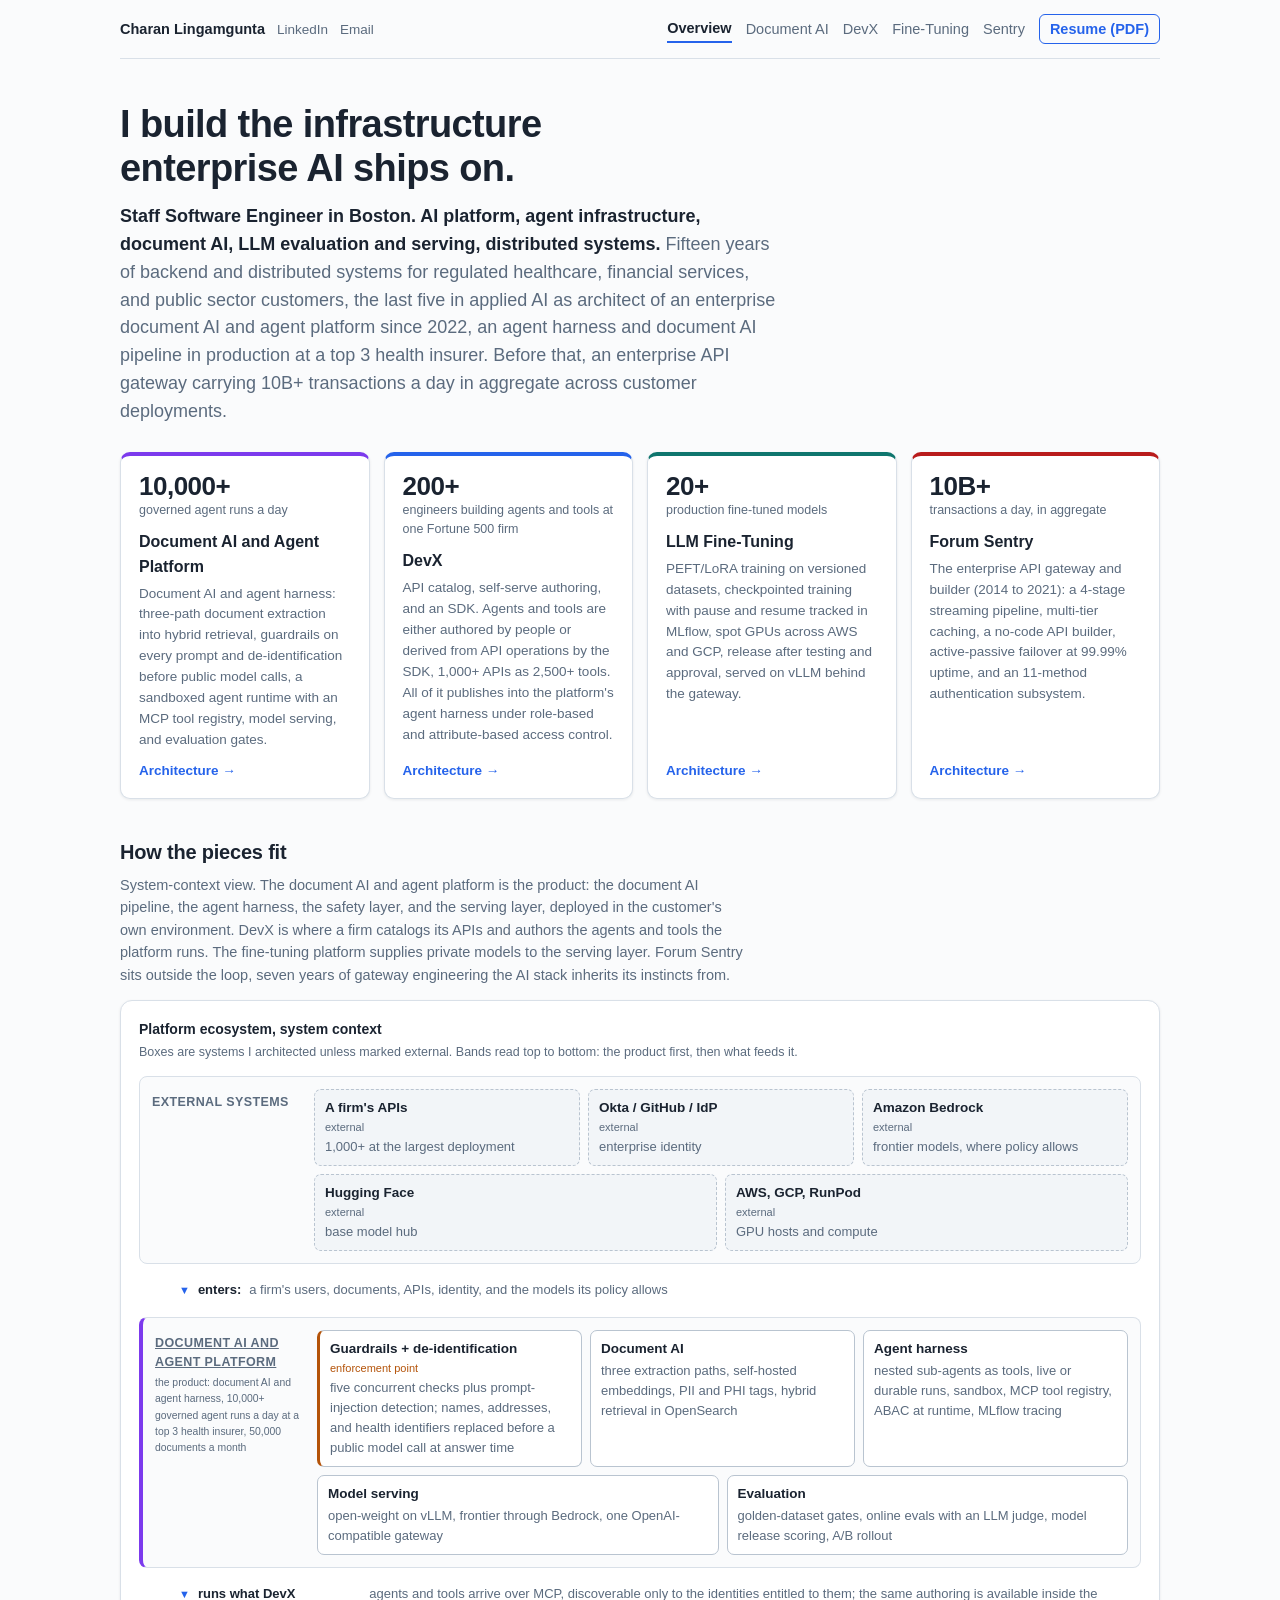
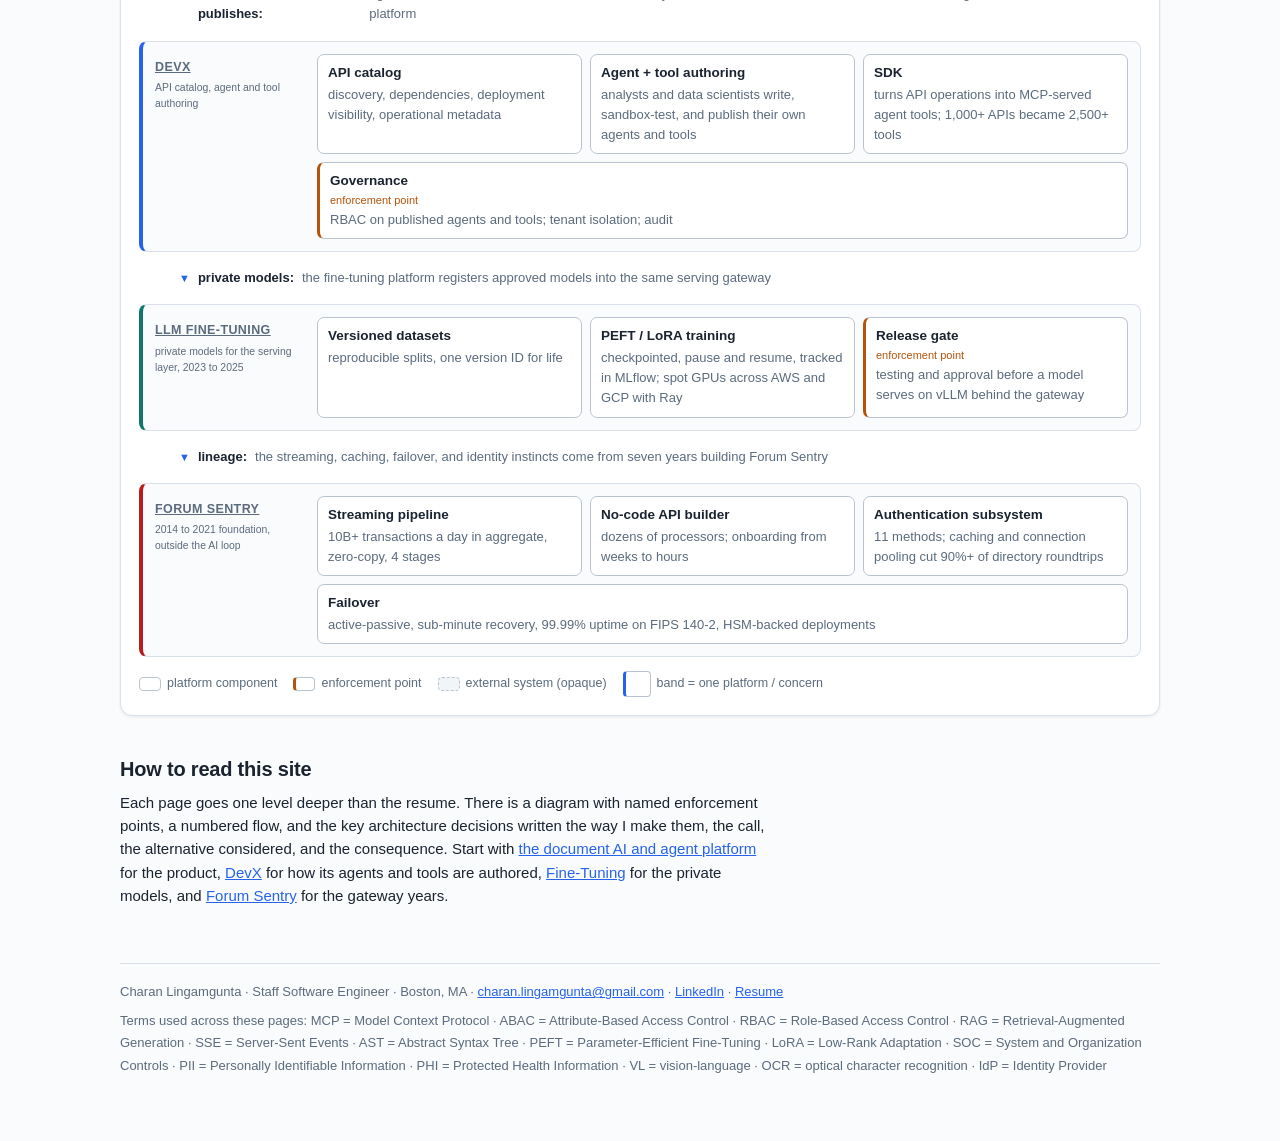
<file: index.html>
<!DOCTYPE html>
<html lang="en">
<head>
<meta charset="UTF-8">
<meta name="viewport" content="width=device-width, initial-scale=1.0">
<title>Charan Lingamgunta | AI Platform Architecture</title>
<meta name="description" content="Charan Lingamgunta, Staff Software Engineer. Architecture deep dives of an enterprise document AI and agent platform; DevX, an API catalog with agent and tool authoring; an LLM fine-tuning platform; and the Forum Sentry API gateway.">
<link rel="icon" href="data:image/svg+xml,<svg xmlns='http://www.w3.org/2000/svg' viewBox='0 0 100 100'><rect width='100' height='100' rx='20' fill='%232563eb'/><text x='50' y='68' font-size='52' text-anchor='middle' fill='white' font-family='Arial'>CL</text></svg>">
<link rel="stylesheet" href="style.css">
</head>
<body>
<div class="wrap">

<nav class="nav">
  <span class="namegroup">
    <a class="home" href="index.html">Charan Lingamgunta</a>
    <a class="contact" href="https://linkedin.com/in/charan-lingamgunta">LinkedIn</a>
    <button class="copybtn" type="button" onclick="navigator.clipboard.writeText('charan.lingamgunta@gmail.com');this.textContent='Copied';this.classList.add('done');setTimeout(()=>{this.textContent='Email';this.classList.remove('done');},1200)">Email</button>
  </span>
  <a class="active" href="index.html">Overview</a>
  <a href="document-ai.html">Document AI</a>
  <a href="devx.html">DevX</a>
  <a href="finetuning.html">Fine-Tuning</a>
  <a href="sentry.html">Sentry</a>
  <a class="cta" href="resume.pdf">Resume (PDF)</a>
</nav>

<header class="hero">
  <h1>I build the infrastructure enterprise AI ships on.</h1>
  <p class="tagline">
    <strong>Staff Software Engineer in Boston. AI platform, agent infrastructure, document AI, LLM evaluation and
    serving, distributed systems.</strong> Fifteen years of backend and distributed systems for regulated healthcare,
    financial services, and public sector customers, the last five in applied AI as architect of an enterprise document AI and agent platform since 2022, an
    agent harness and document AI pipeline in production at a top 3 health insurer. Before that, an enterprise API gateway carrying
    10B+ transactions a day in aggregate across customer deployments.
  </p>
</header>

<section class="cards">
  <a class="card docai" href="document-ai.html">
    <span class="num">10,000+</span>
    <span class="numlabel">governed agent runs a day</span>
    <h3>Document AI and Agent Platform</h3>
    <p>Document AI and agent harness: three-path document extraction into hybrid retrieval, guardrails on every prompt and de-identification before public model calls, a sandboxed agent runtime with an MCP tool registry, model serving, and evaluation gates.</p>
    <span class="go">Architecture &#8594;</span>
  </a>
  <a class="card devx" href="devx.html">
    <span class="num">200+</span>
    <span class="numlabel">engineers building agents and tools at one Fortune 500 firm</span>
    <h3>DevX</h3>
    <p>API catalog, self-serve authoring, and an SDK. Agents and tools are either authored by people or derived from API operations by the SDK, 1,000+ APIs as 2,500+ tools. All of it publishes into the platform's agent harness under role-based and attribute-based access control.</p>
    <span class="go">Architecture &#8594;</span>
  </a>
  <a class="card finetuning" href="finetuning.html">
    <span class="num">20+</span>
    <span class="numlabel">production fine-tuned models</span>
    <h3>LLM Fine-Tuning</h3>
    <p>PEFT/LoRA training on versioned datasets, checkpointed training with pause and resume tracked in MLflow, spot GPUs across AWS and GCP, release after testing and approval, served on vLLM behind the gateway.</p>
    <span class="go">Architecture &#8594;</span>
  </a>
  <a class="card sentry" href="sentry.html">
    <span class="num">10B+</span>
    <span class="numlabel">transactions a day, in aggregate</span>
    <h3>Forum Sentry</h3>
    <p>The enterprise API gateway and builder (2014 to 2021): a 4-stage streaming pipeline, multi-tier caching, a no-code API builder, active-passive failover at 99.99% uptime, and an 11-method authentication subsystem.</p>
    <span class="go">Architecture &#8594;</span>
  </a>
</section>

<h2 class="sec" id="ecosystem">How the pieces fit</h2>
<p class="secnote">
  System-context view. The document AI and agent platform is the product: the document AI pipeline, the agent harness, the safety layer,
  and the serving layer, deployed in the customer's own environment. DevX is where a firm catalogs its APIs and
  authors the agents and tools the platform runs. The fine-tuning platform supplies private models to the serving
  layer. Forum Sentry sits outside the loop, seven years of gateway engineering the AI stack inherits its instincts from.
</p>

<div class="arch">
  <div class="dtitle">Platform ecosystem, system context</div>
  <div class="dsub">Boxes are systems I architected unless marked external. Bands read top to bottom: the product first, then what feeds it.</div>

  <div class="eco">
    <div class="tier">
      <div class="tlabel">External systems</div>
      <div class="pboxes">
        <div class="box ext"><b>A firm's APIs</b><span class="role">1,000+ at the largest deployment</span></div>
        <div class="box ext"><b>Okta / GitHub / IdP</b><span class="role">enterprise identity</span></div>
        <div class="box ext"><b>Amazon Bedrock</b><span class="role">frontier models, where policy allows</span></div>
        <div class="box ext"><b>Hugging Face</b><span class="role">base model hub</span></div>
        <div class="box ext"><b>AWS, GCP, RunPod</b><span class="role">GPU hosts and compute</span></div>
      </div>
    </div>

    <div class="conn"><em>enters:</em> a firm's users, documents, APIs, identity, and the models its policy allows</div>

    <div class="tier docai">
      <div class="tlabel"><a href="document-ai.html">Document AI and Agent Platform</a><small>the product: document AI and agent harness, 10,000+ governed agent runs a day at a top 3 health insurer, 50,000 documents a month</small></div>
      <div class="pboxes">
        <div class="box gate"><b>Guardrails + de-identification</b><span class="role">five concurrent checks plus prompt-injection detection; names, addresses, and health identifiers replaced before a public model call at answer time</span></div>
        <div class="box"><b>Document AI</b><span class="role">three extraction paths, self-hosted embeddings, PII and PHI tags, hybrid retrieval in OpenSearch</span></div>
        <div class="box"><b>Agent harness</b><span class="role">nested sub-agents as tools, live or durable runs, sandbox, MCP tool registry, ABAC at runtime, MLflow tracing</span></div>
        <div class="box"><b>Model serving</b><span class="role">open-weight on vLLM, frontier through Bedrock, one OpenAI-compatible gateway</span></div>
        <div class="box"><b>Evaluation</b><span class="role">golden-dataset gates, online evals with an LLM judge, model release scoring, A/B rollout</span></div>
      </div>
    </div>

    <div class="conn"><em>runs what DevX publishes:</em> agents and tools arrive over MCP, discoverable only to the identities entitled to them; the same authoring is available inside the platform</div>

    <div class="tier devx">
      <div class="tlabel"><a href="devx.html">DevX</a><small>API catalog, agent and tool authoring</small></div>
      <div class="pboxes">
        <div class="box"><b>API catalog</b><span class="role">discovery, dependencies, deployment visibility, operational metadata</span></div>
        <div class="box"><b>Agent + tool authoring</b><span class="role">analysts and data scientists write, sandbox-test, and publish their own agents and tools</span></div>
        <div class="box"><b>SDK</b><span class="role">turns API operations into MCP-served agent tools; 1,000+ APIs became 2,500+ tools</span></div>
        <div class="box gate"><b>Governance</b><span class="role">RBAC on published agents and tools; tenant isolation; audit</span></div>
      </div>
    </div>

    <div class="conn"><em>private models:</em> the fine-tuning platform registers approved models into the same serving gateway</div>

    <div class="tier finetuning">
      <div class="tlabel"><a href="finetuning.html">LLM Fine-Tuning</a><small>private models for the serving layer, 2023 to 2025</small></div>
      <div class="pboxes">
        <div class="box"><b>Versioned datasets</b><span class="role">reproducible splits, one version ID for life</span></div>
        <div class="box"><b>PEFT / LoRA training</b><span class="role">checkpointed, pause and resume, tracked in MLflow; spot GPUs across AWS and GCP with Ray</span></div>
        <div class="box gate"><b>Release gate</b><span class="role">testing and approval before a model serves on vLLM behind the gateway</span></div>
      </div>
    </div>

    <div class="conn"><em>lineage:</em> the streaming, caching, failover, and identity instincts come from seven years building Forum Sentry</div>

    <div class="tier sentry">
      <div class="tlabel"><a href="sentry.html">Forum Sentry</a><small>2014 to 2021 foundation, outside the AI loop</small></div>
      <div class="pboxes">
        <div class="box"><b>Streaming pipeline</b><span class="role">10B+ transactions a day in aggregate, zero-copy, 4 stages</span></div>
        <div class="box"><b>No-code API builder</b><span class="role">dozens of processors; onboarding from weeks to hours</span></div>
        <div class="box"><b>Authentication subsystem</b><span class="role">11 methods; caching and connection pooling cut 90%+ of directory roundtrips</span></div>
        <div class="box"><b>Failover</b><span class="role">active-passive, sub-minute recovery, 99.99% uptime on FIPS 140-2, HSM-backed deployments</span></div>
      </div>
    </div>
  </div>

  <div class="legend">
    <span class="k"><span class="sw"></span> platform component</span>
    <span class="k"><span class="sw gate"></span> enforcement point</span>
    <span class="k"><span class="sw ext"></span> external system (opaque)</span>
    <span class="k"><span class="sw plane"></span> band = one platform / concern</span>
  </div>
</div>

<h2 class="sec">How to read this site</h2>
<p class="prose lead">
  Each page goes one level deeper than the resume. There is a diagram with named enforcement points, a numbered
  flow, and the key architecture decisions written the way I make them, the call, the alternative considered, and
  the consequence. Start with <a href="document-ai.html">the document AI and agent platform</a> for the product,
  <a href="devx.html">DevX</a> for how its agents and tools are authored, <a href="finetuning.html">Fine-Tuning</a>
  for the private models, and <a href="sentry.html">Forum Sentry</a> for the gateway years.
</p>

<footer class="foot">
  <div>Charan Lingamgunta &#183; Staff Software Engineer &#183; Boston, MA &#183; <a href="mailto:charan.lingamgunta@gmail.com">charan.lingamgunta@gmail.com</a> &#183; <a href="https://linkedin.com/in/charan-lingamgunta">LinkedIn</a> &#183; <a href="resume.pdf">Resume</a></div>
  <div class="terms">
    Terms used across these pages: MCP = Model Context Protocol &#183; ABAC = Attribute-Based Access Control &#183;
    RBAC = Role-Based Access Control &#183; RAG = Retrieval-Augmented Generation &#183; SSE = Server-Sent Events &#183;
    AST = Abstract Syntax Tree &#183; PEFT = Parameter-Efficient Fine-Tuning &#183; LoRA = Low-Rank Adaptation &#183;
    SOC = System and Organization Controls &#183; PII = Personally Identifiable Information &#183;
    PHI = Protected Health Information &#183; VL = vision-language &#183; OCR = optical character recognition &#183;
    IdP = Identity Provider
  </div>
</footer>

</div>
</body>
</html>
</file>
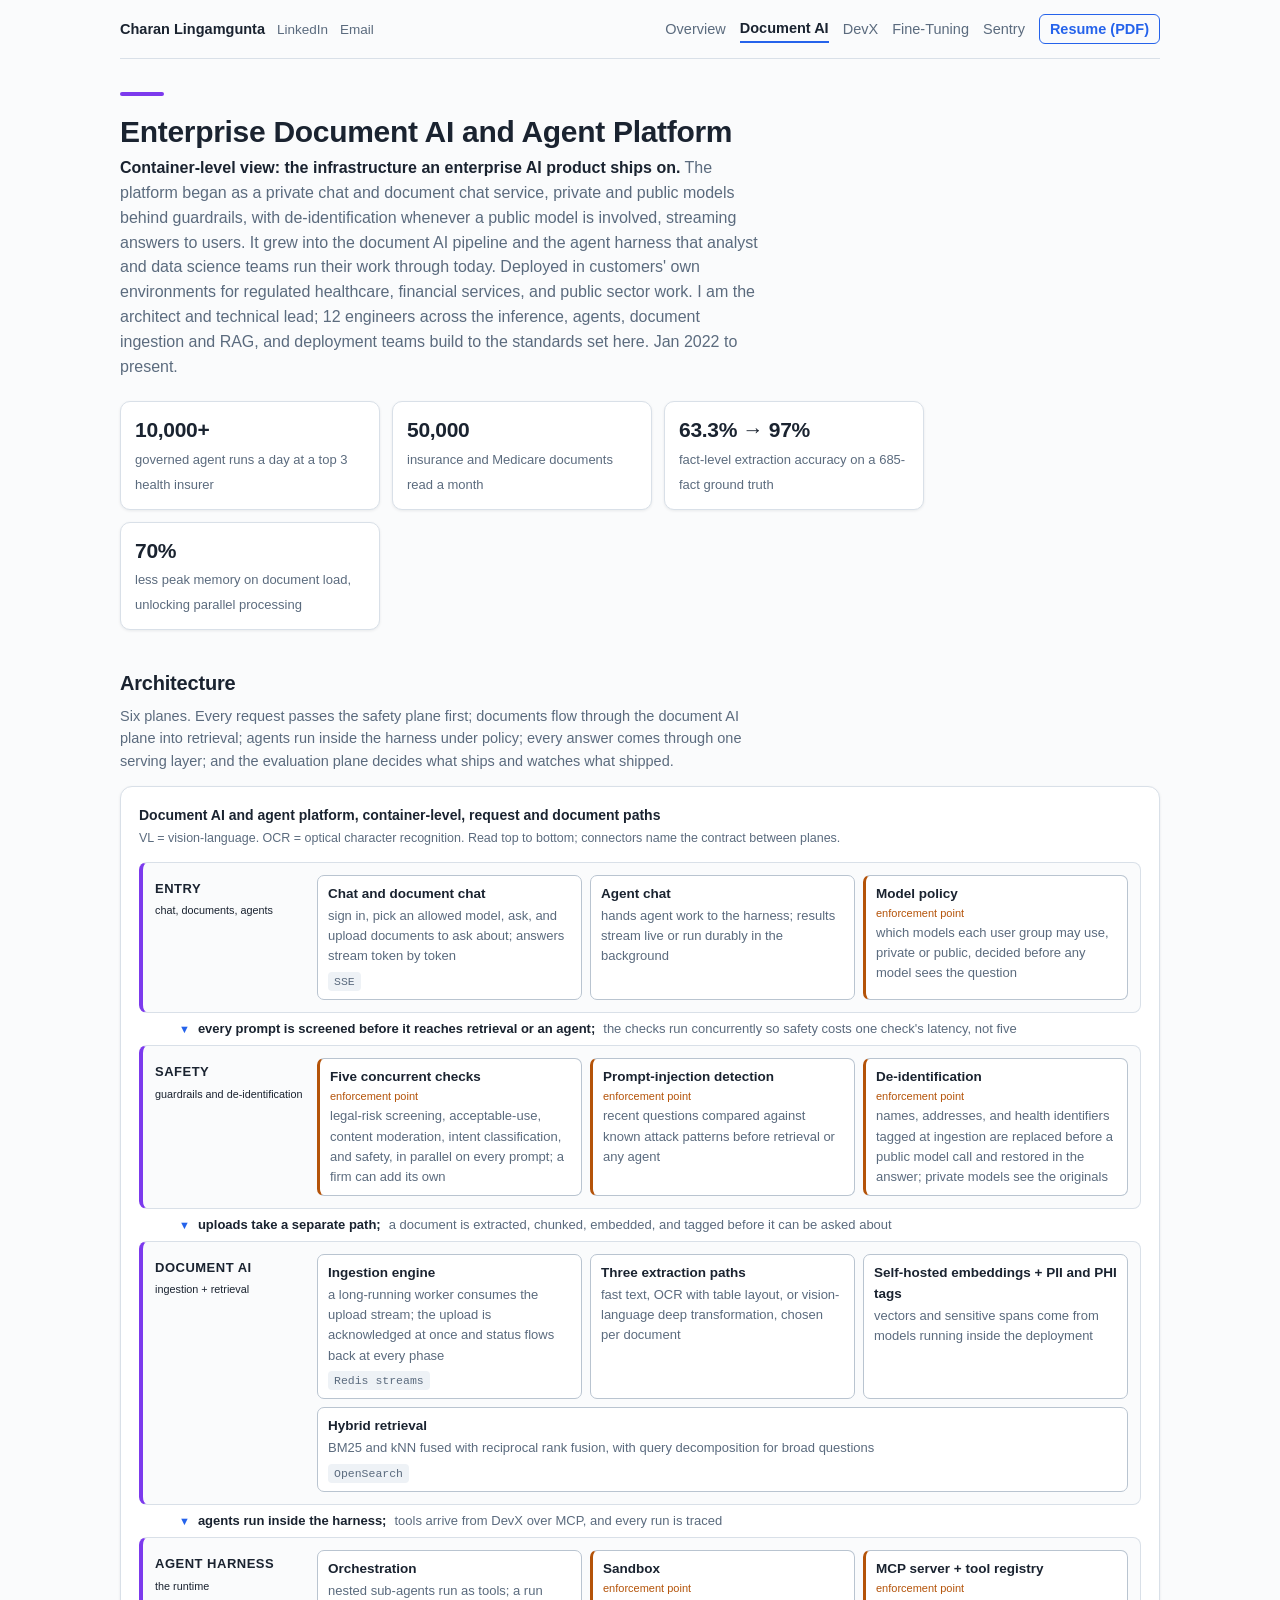
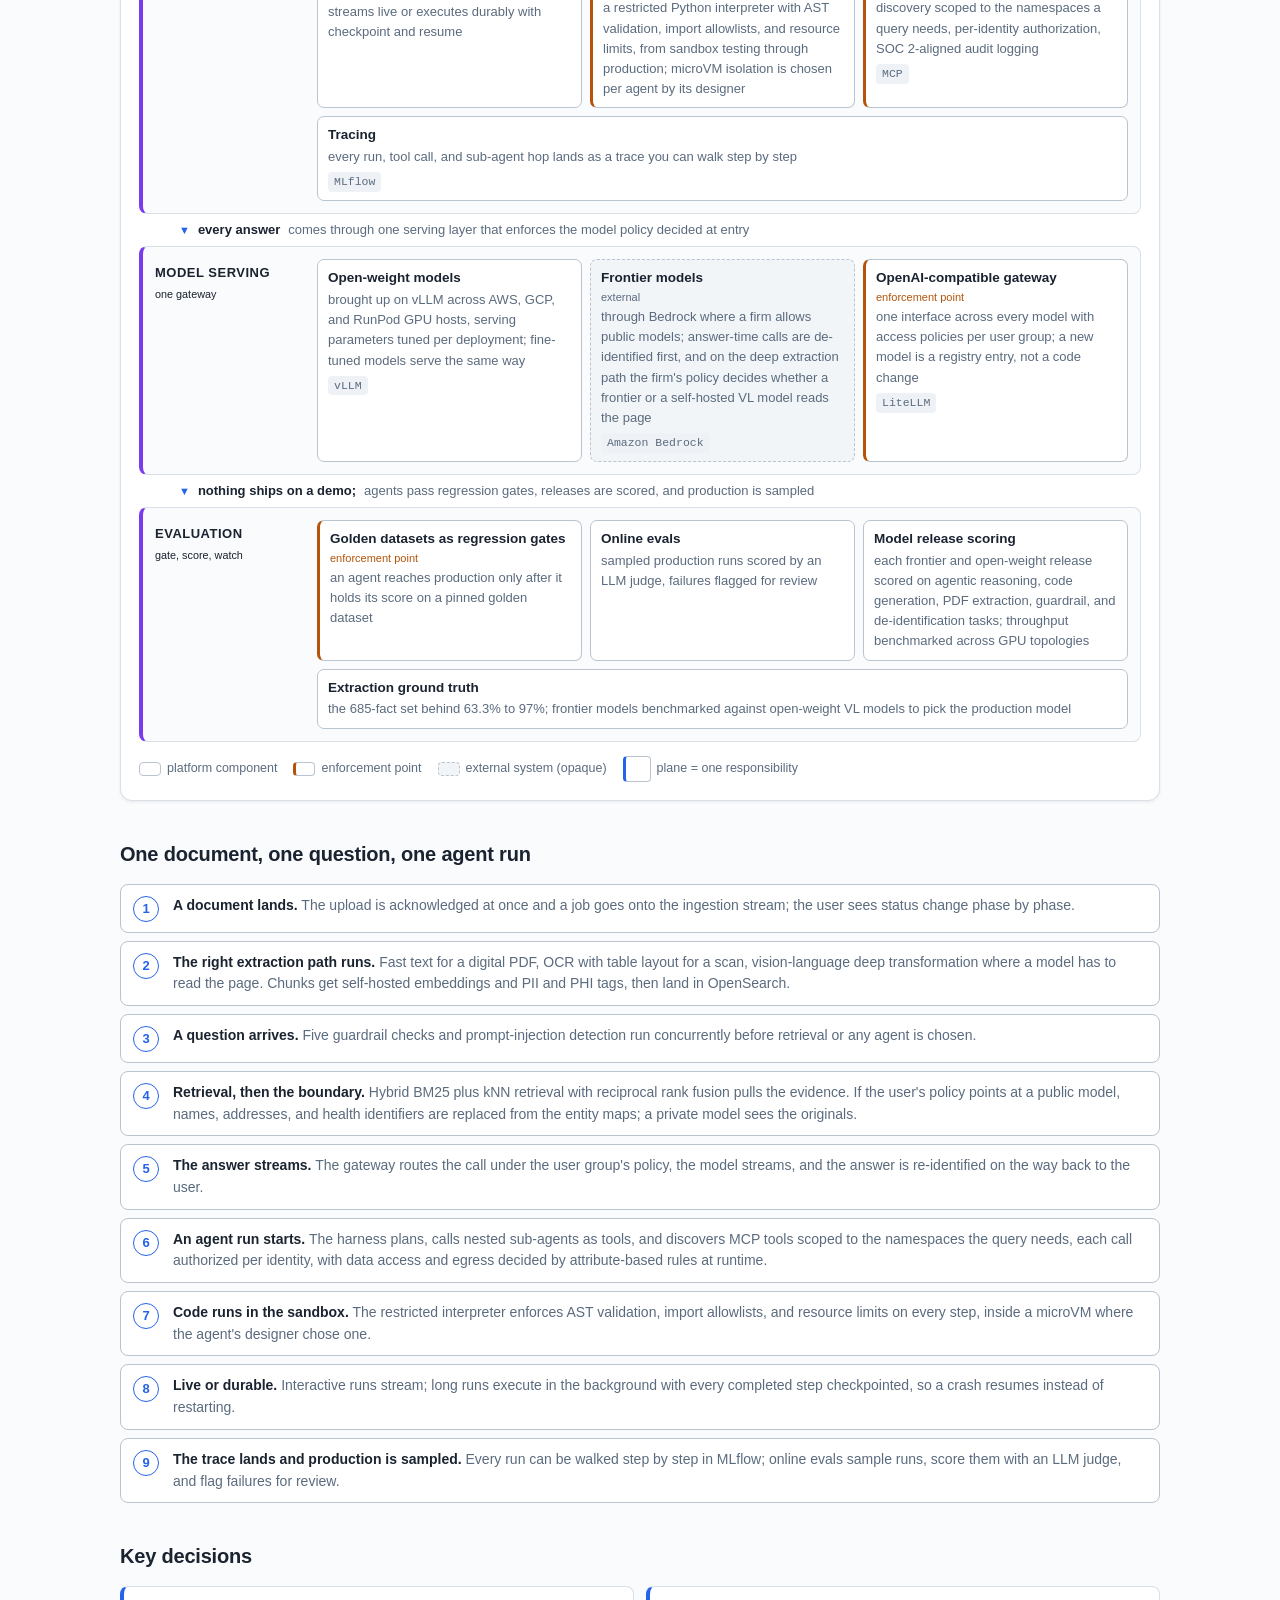
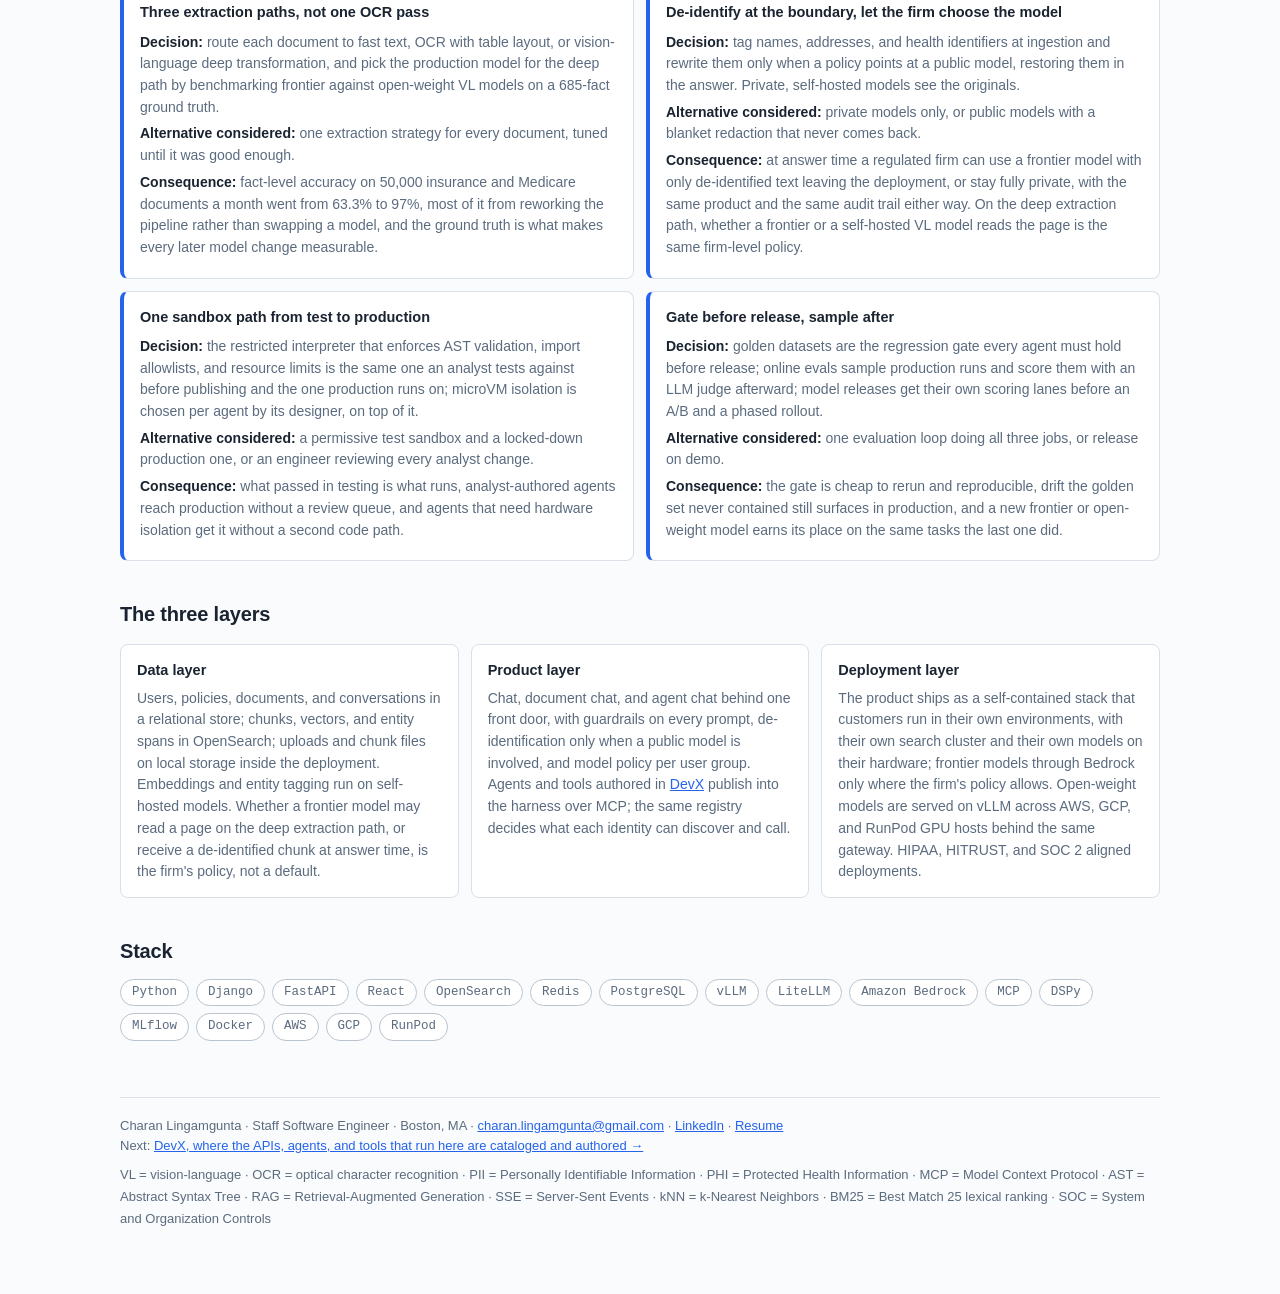
<file: agent-execution.html>
<!DOCTYPE html>
<html lang="en">
<head>
<meta charset="UTF-8">
<meta http-equiv="refresh" content="0; url=document-ai.html">
<link rel="canonical" href="document-ai.html">
<title>Moved | Charan Lingamgunta</title>
</head>
<body>
<p>The agent harness now lives on the <a href="document-ai.html">document AI and agent platform</a> page.</p>
</body>
</html>
</file>
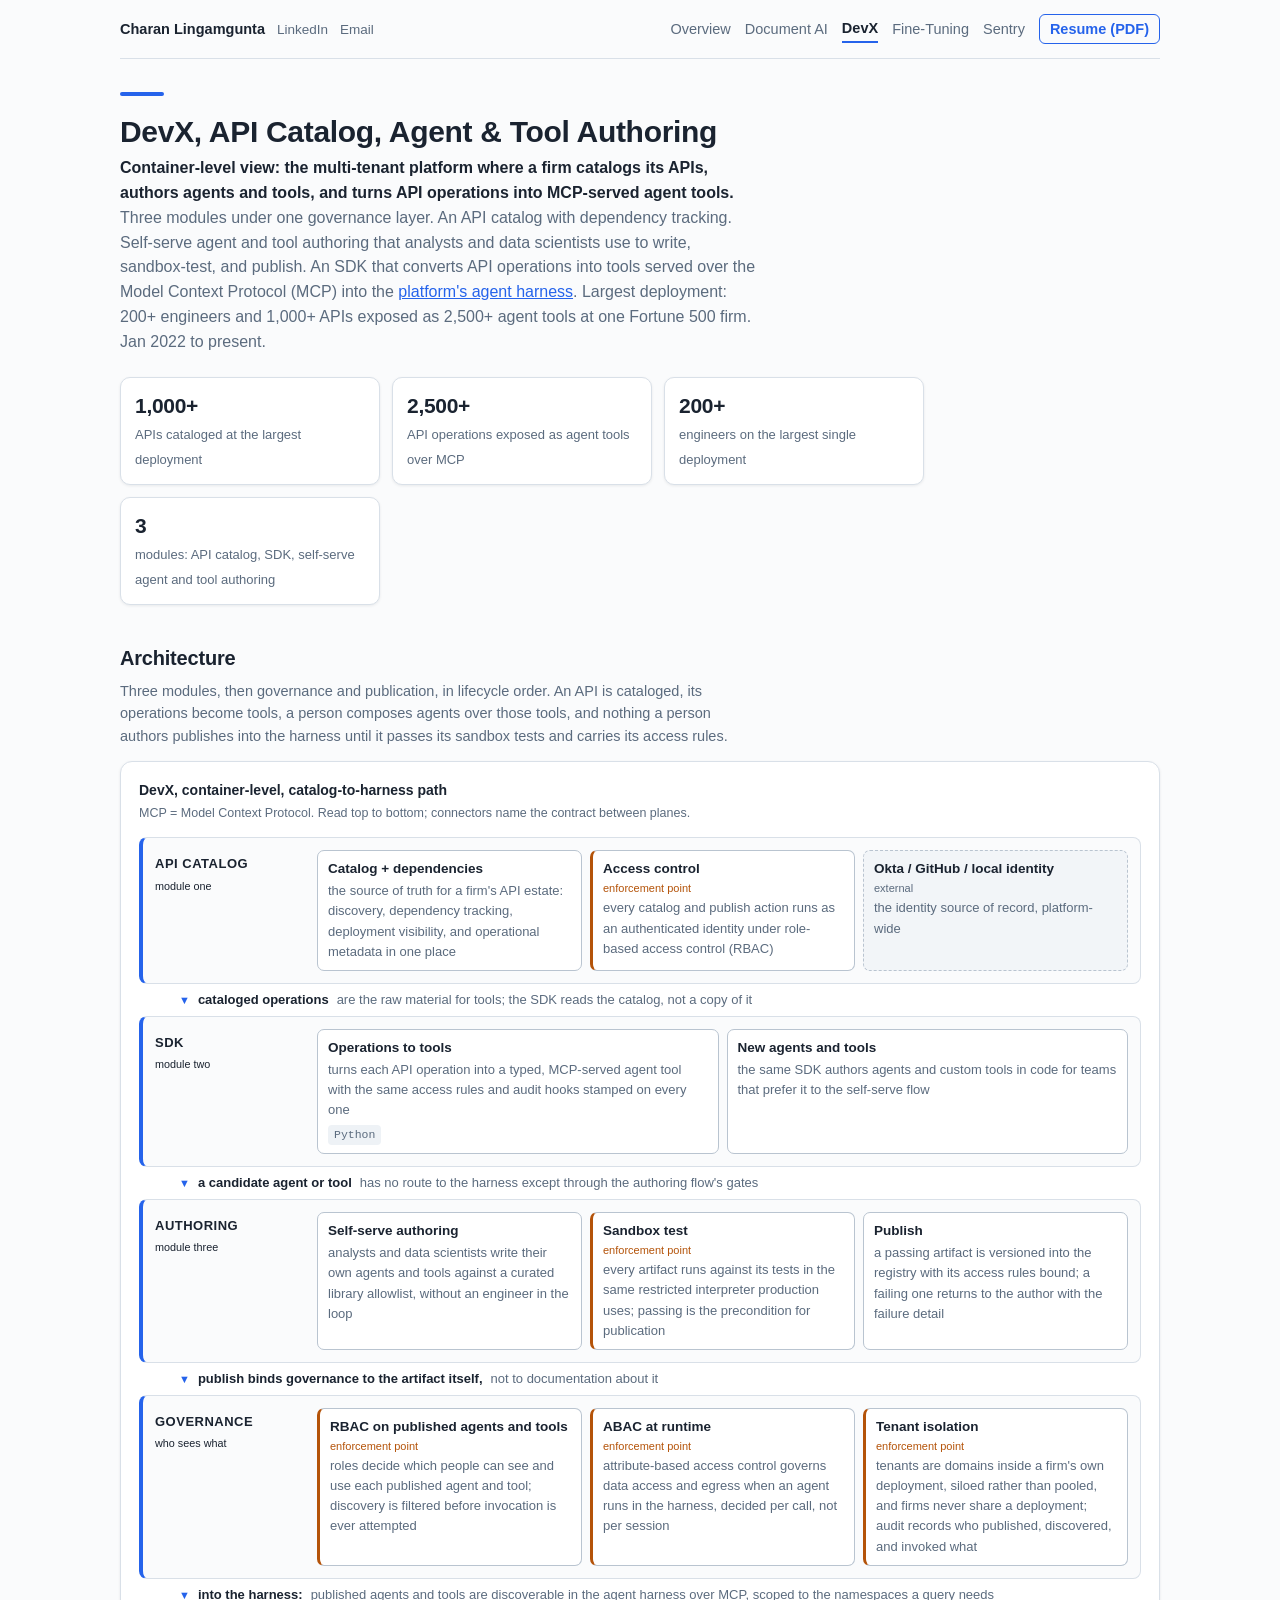
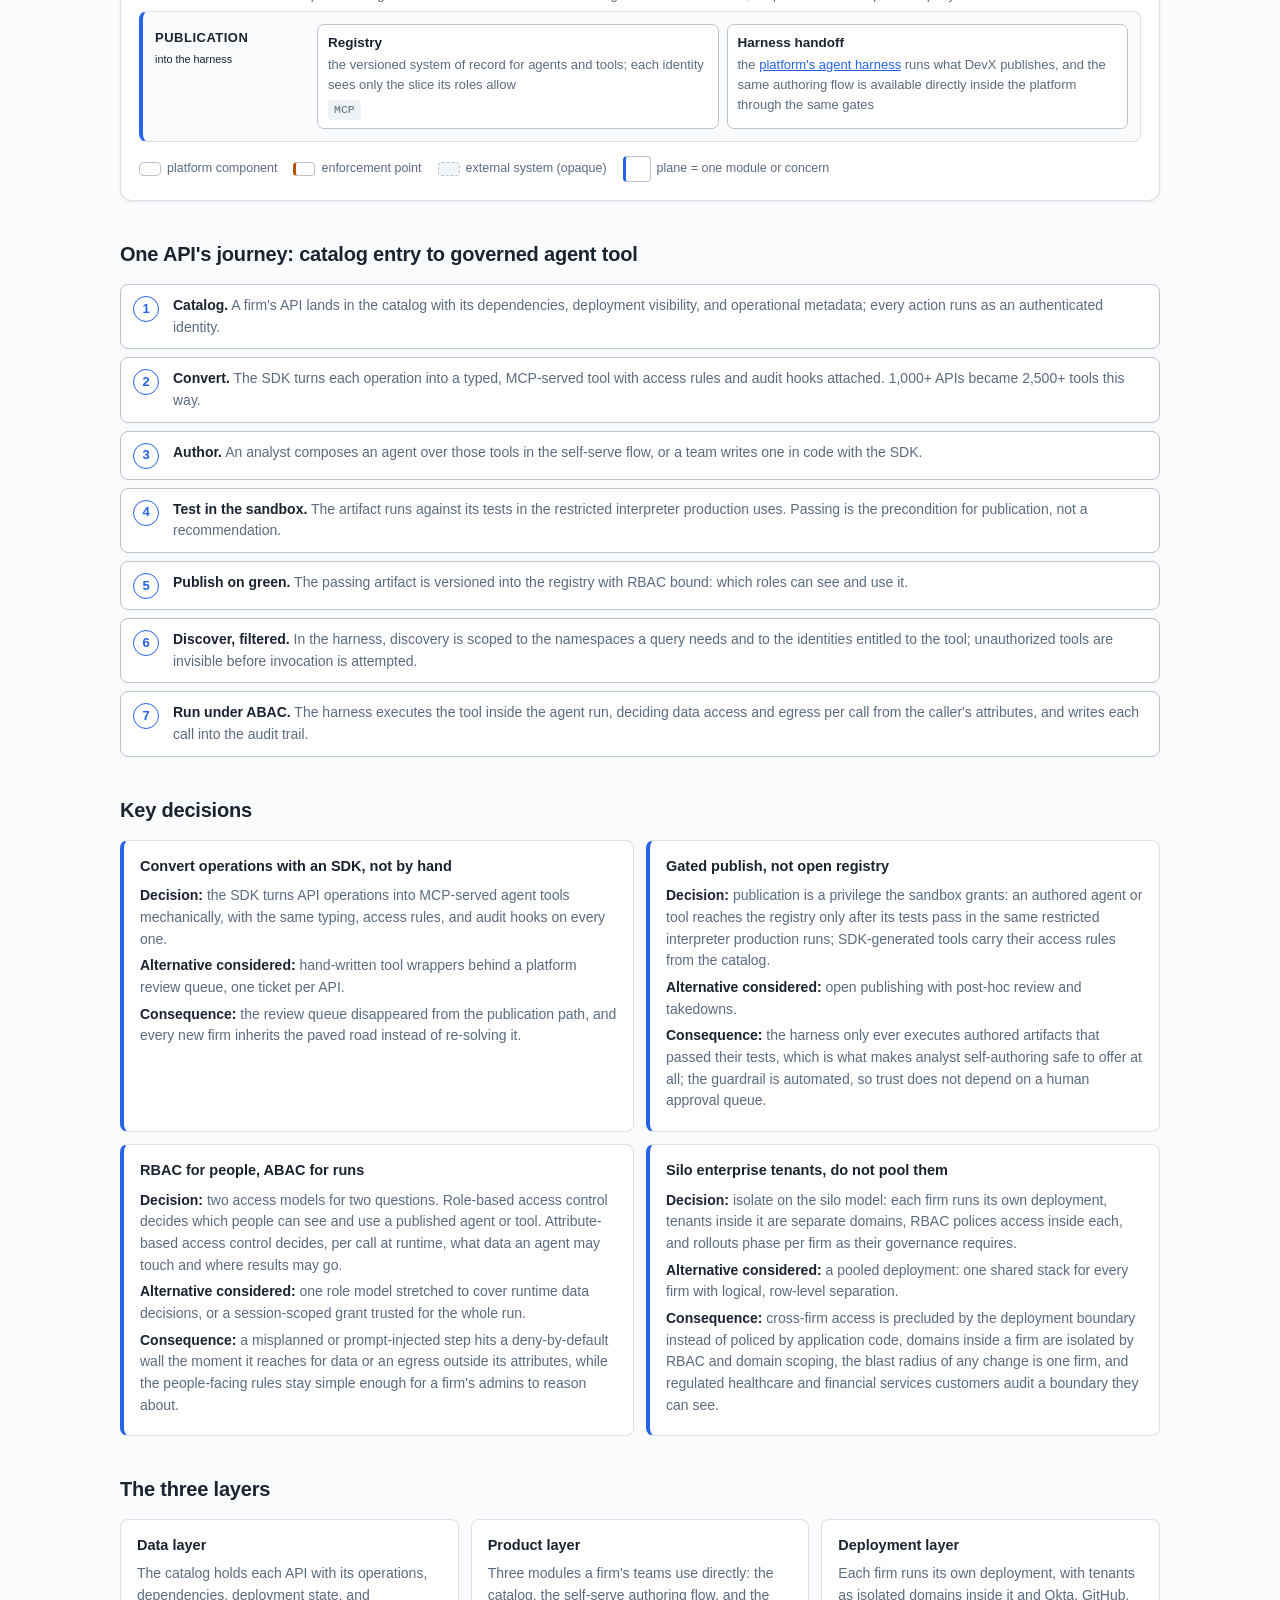
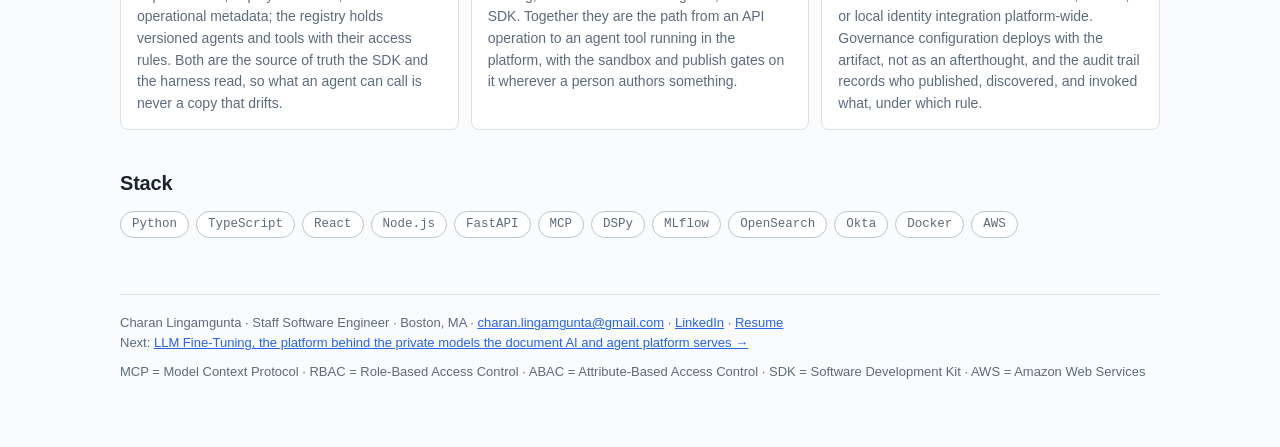
<file: devx.html>
<!DOCTYPE html>
<html lang="en">
<head>
<meta charset="UTF-8">
<meta name="viewport" content="width=device-width, initial-scale=1.0">
<title>DevX Architecture | Charan Lingamgunta</title>
<meta name="description" content="DevX, API catalog and agent and tool authoring: a catalog with dependency tracking, self-serve agent and tool authoring with sandbox tests before publish, an SDK that turns API operations into MCP-served agent tools, and RBAC on what is published, all feeding the platform's agent harness.">
<link rel="icon" href="data:image/svg+xml,<svg xmlns='http://www.w3.org/2000/svg' viewBox='0 0 100 100'><rect width='100' height='100' rx='20' fill='%232563eb'/><text x='50' y='68' font-size='52' text-anchor='middle' fill='white' font-family='Arial'>CL</text></svg>">
<link rel="stylesheet" href="style.css">
</head>
<body class="p-devx">
<div class="wrap">

<nav class="nav">
  <span class="namegroup">
    <a class="home" href="index.html">Charan Lingamgunta</a>
    <a class="contact" href="https://linkedin.com/in/charan-lingamgunta">LinkedIn</a>
    <button class="copybtn" type="button" onclick="navigator.clipboard.writeText('charan.lingamgunta@gmail.com');this.textContent='Copied';this.classList.add('done');setTimeout(()=>{this.textContent='Email';this.classList.remove('done');},1200)">Email</button>
  </span>
  <a href="index.html">Overview</a>
  <a href="document-ai.html">Document AI</a>
  <a class="active" href="devx.html">DevX</a>
  <a href="finetuning.html">Fine-Tuning</a>
  <a href="sentry.html">Sentry</a>
  <a class="cta" href="resume.pdf">Resume (PDF)</a>
</nav>

<header class="pagehead">
  <span class="accentbar"></span>
  <h1>DevX, API Catalog, Agent &amp; Tool Authoring</h1>
  <p class="scope">
    <strong>Container-level view: the multi-tenant platform where a firm catalogs its APIs, authors agents and tools,
    and turns API operations into MCP-served agent tools.</strong> Three modules under one governance layer. An API
    catalog with dependency tracking. Self-serve agent and tool authoring that analysts and data scientists use to
    write, sandbox-test, and publish. An SDK that converts API operations into tools served over the Model Context
    Protocol (MCP) into the <a href="document-ai.html">platform's agent harness</a>. Largest deployment: 200+ engineers and
    1,000+ APIs exposed as 2,500+ agent tools at one Fortune 500 firm. Jan 2022 to present.
  </p>
</header>

<section class="metrics">
  <div class="metric"><b>1,000+</b><span>APIs cataloged at the largest deployment</span></div>
  <div class="metric"><b>2,500+</b><span>API operations exposed as agent tools over MCP</span></div>
  <div class="metric"><b>200+</b><span>engineers on the largest single deployment</span></div>
  <div class="metric"><b>3</b><span>modules: API catalog, SDK, self-serve agent and tool authoring</span></div>
</section>

<h2 class="sec">Architecture</h2>
<p class="secnote">
  Three modules, then governance and publication, in lifecycle order. An API is cataloged, its operations become
  tools, a person composes agents over those tools, and nothing a person authors publishes into the harness until
  it passes its sandbox tests and carries its access rules.
</p>

<div class="arch">
  <div class="dtitle">DevX, container-level, catalog-to-harness path</div>
  <div class="dsub">MCP = Model Context Protocol. Read top to bottom; connectors name the contract between planes.</div>

  <div class="plane">
    <div class="plabel">API catalog<small>module one</small></div>
    <div class="pboxes">
      <div class="box"><b>Catalog + dependencies</b><span class="role">the source of truth for a firm's API estate: discovery, dependency tracking, deployment visibility, and operational metadata in one place</span></div>
      <div class="box gate"><b>Access control</b><span class="role">every catalog and publish action runs as an authenticated identity under role-based access control (RBAC)</span></div>
      <div class="box ext"><b>Okta / GitHub / local identity</b><span class="role">the identity source of record, platform-wide</span></div>
    </div>
  </div>

  <div class="conn"><em>cataloged operations</em> are the raw material for tools; the SDK reads the catalog, not a copy of it</div>

  <div class="plane">
    <div class="plabel">SDK<small>module two</small></div>
    <div class="pboxes">
      <div class="box"><b>Operations to tools</b><span class="role">turns each API operation into a typed, MCP-served agent tool with the same access rules and audit hooks stamped on every one</span><span class="tech">Python</span></div>
      <div class="box"><b>New agents and tools</b><span class="role">the same SDK authors agents and custom tools in code for teams that prefer it to the self-serve flow</span></div>
    </div>
  </div>

  <div class="conn"><em>a candidate agent or tool</em> has no route to the harness except through the authoring flow's gates</div>

  <div class="plane">
    <div class="plabel">Authoring<small>module three</small></div>
    <div class="pboxes">
      <div class="box"><b>Self-serve authoring</b><span class="role">analysts and data scientists write their own agents and tools against a curated library allowlist, without an engineer in the loop</span></div>
      <div class="box gate"><b>Sandbox test</b><span class="role">every artifact runs against its tests in the same restricted interpreter production uses; passing is the precondition for publication</span></div>
      <div class="box"><b>Publish</b><span class="role">a passing artifact is versioned into the registry with its access rules bound; a failing one returns to the author with the failure detail</span></div>
    </div>
  </div>

  <div class="conn"><em>publish binds governance to the artifact itself,</em> not to documentation about it</div>

  <div class="plane">
    <div class="plabel">Governance<small>who sees what</small></div>
    <div class="pboxes">
      <div class="box gate"><b>RBAC on published agents and tools</b><span class="role">roles decide which people can see and use each published agent and tool; discovery is filtered before invocation is ever attempted</span></div>
      <div class="box gate"><b>ABAC at runtime</b><span class="role">attribute-based access control governs data access and egress when an agent runs in the harness, decided per call, not per session</span></div>
      <div class="box gate"><b>Tenant isolation</b><span class="role">tenants are domains inside a firm's own deployment, siloed rather than pooled, and firms never share a deployment; audit records who published, discovered, and invoked what</span></div>
    </div>
  </div>

  <div class="conn"><em>into the harness:</em> published agents and tools are discoverable in the agent harness over MCP, scoped to the namespaces a query needs</div>

  <div class="plane">
    <div class="plabel">Publication<small>into the harness</small></div>
    <div class="pboxes">
      <div class="box"><b>Registry</b><span class="role">the versioned system of record for agents and tools; each identity sees only the slice its roles allow</span><span class="tech">MCP</span></div>
      <div class="box"><b>Harness handoff</b><span class="role">the <a href="document-ai.html">platform's agent harness</a> runs what DevX publishes, and the same authoring flow is available directly inside the platform through the same gates</span></div>
    </div>
  </div>

  <div class="legend">
    <span class="k"><span class="sw"></span> platform component</span>
    <span class="k"><span class="sw gate"></span> enforcement point</span>
    <span class="k"><span class="sw ext"></span> external system (opaque)</span>
    <span class="k"><span class="sw plane"></span> plane = one module or concern</span>
  </div>
</div>

<h2 class="sec">One API's journey: catalog entry to governed agent tool</h2>
<ol class="flow">
  <li><span><b>Catalog.</b> <span class="via">A firm's API lands in the catalog with its dependencies, deployment visibility, and operational metadata; every action runs as an authenticated identity.</span></span></li>
  <li><span><b>Convert.</b> <span class="via">The SDK turns each operation into a typed, MCP-served tool with access rules and audit hooks attached. 1,000+ APIs became 2,500+ tools this way.</span></span></li>
  <li><span><b>Author.</b> <span class="via">An analyst composes an agent over those tools in the self-serve flow, or a team writes one in code with the SDK.</span></span></li>
  <li><span><b>Test in the sandbox.</b> <span class="via">The artifact runs against its tests in the restricted interpreter production uses. Passing is the precondition for publication, not a recommendation.</span></span></li>
  <li><span><b>Publish on green.</b> <span class="via">The passing artifact is versioned into the registry with RBAC bound: which roles can see and use it.</span></span></li>
  <li><span><b>Discover, filtered.</b> <span class="via">In the harness, discovery is scoped to the namespaces a query needs and to the identities entitled to the tool; unauthorized tools are invisible before invocation is attempted.</span></span></li>
  <li><span><b>Run under ABAC.</b> <span class="via">The harness executes the tool inside the agent run, deciding data access and egress per call from the caller's attributes, and writes each call into the audit trail.</span></span></li>
</ol>

<h2 class="sec">Key decisions</h2>
<div class="decisions">
  <div class="decision">
    <h3>Convert operations with an SDK, not by hand</h3>
    <p><b>Decision:</b> the SDK turns API operations into MCP-served agent tools mechanically, with the same typing, access rules, and audit hooks on every one.</p>
    <p><b>Alternative considered:</b> hand-written tool wrappers behind a platform review queue, one ticket per API.</p>
    <p><b>Consequence:</b> the review queue disappeared from the publication path, and every new firm inherits the paved road instead of re-solving it.</p>
  </div>
  <div class="decision">
    <h3>Gated publish, not open registry</h3>
    <p><b>Decision:</b> publication is a privilege the sandbox grants: an authored agent or tool reaches the registry only after its tests pass in the same restricted interpreter production runs; SDK-generated tools carry their access rules from the catalog.</p>
    <p><b>Alternative considered:</b> open publishing with post-hoc review and takedowns.</p>
    <p><b>Consequence:</b> the harness only ever executes authored artifacts that passed their tests, which is what makes analyst self-authoring safe to offer at all; the guardrail is automated, so trust does not depend on a human approval queue.</p>
  </div>
  <div class="decision">
    <h3>RBAC for people, ABAC for runs</h3>
    <p><b>Decision:</b> two access models for two questions. Role-based access control decides which people can see and use a published agent or tool. Attribute-based access control decides, per call at runtime, what data an agent may touch and where results may go.</p>
    <p><b>Alternative considered:</b> one role model stretched to cover runtime data decisions, or a session-scoped grant trusted for the whole run.</p>
    <p><b>Consequence:</b> a misplanned or prompt-injected step hits a deny-by-default wall the moment it reaches for data or an egress outside its attributes, while the people-facing rules stay simple enough for a firm's admins to reason about.</p>
  </div>
  <div class="decision">
    <h3>Silo enterprise tenants, do not pool them</h3>
    <p><b>Decision:</b> isolate on the silo model: each firm runs its own deployment, tenants inside it are separate domains, RBAC polices access inside each, and rollouts phase per firm as their governance requires.</p>
    <p><b>Alternative considered:</b> a pooled deployment: one shared stack for every firm with logical, row-level separation.</p>
    <p><b>Consequence:</b> cross-firm access is precluded by the deployment boundary instead of policed by application code, domains inside a firm are isolated by RBAC and domain scoping, the blast radius of any change is one firm, and regulated healthcare and financial services customers audit a boundary they can see.</p>
  </div>
</div>

<h2 class="sec">The three layers</h2>
<div class="layers">
  <div class="layer"><h3>Data layer</h3><p>The catalog holds each API with its operations, dependencies, deployment state, and operational metadata; the registry holds versioned agents and tools with their access rules. Both are the source of truth the SDK and the harness read, so what an agent can call is never a copy that drifts.</p></div>
  <div class="layer"><h3>Product layer</h3><p>Three modules a firm's teams use directly: the catalog, the self-serve authoring flow, and the SDK. Together they are the path from an API operation to an agent tool running in the platform, with the sandbox and publish gates on it wherever a person authors something.</p></div>
  <div class="layer"><h3>Deployment layer</h3><p>Each firm runs its own deployment, with tenants as isolated domains inside it and Okta, GitHub, or local identity integration platform-wide. Governance configuration deploys with the artifact, not as an afterthought, and the audit trail records who published, discovered, and invoked what, under which rule.</p></div>
</div>

<h2 class="sec">Stack</h2>
<div class="chips">
  <span class="chip">Python</span><span class="chip">TypeScript</span><span class="chip">React</span><span class="chip">Node.js</span>
  <span class="chip">FastAPI</span><span class="chip">MCP</span><span class="chip">DSPy</span><span class="chip">MLflow</span>
  <span class="chip">OpenSearch</span><span class="chip">Okta</span><span class="chip">Docker</span><span class="chip">AWS</span>
</div>

<footer class="foot">
  <div>Charan Lingamgunta &#183; Staff Software Engineer &#183; Boston, MA &#183; <a href="mailto:charan.lingamgunta@gmail.com">charan.lingamgunta@gmail.com</a> &#183; <a href="https://linkedin.com/in/charan-lingamgunta">LinkedIn</a> &#183; <a href="resume.pdf">Resume</a></div>
  <div>Next: <a href="finetuning.html">LLM Fine-Tuning, the platform behind the private models the document AI and agent platform serves &#8594;</a></div>
  <div class="terms">
    MCP = Model Context Protocol &#183; RBAC = Role-Based Access Control &#183; ABAC = Attribute-Based Access Control &#183;
    SDK = Software Development Kit &#183; AWS = Amazon Web Services
  </div>
</footer>

</div>
</body>
</html>
</file>
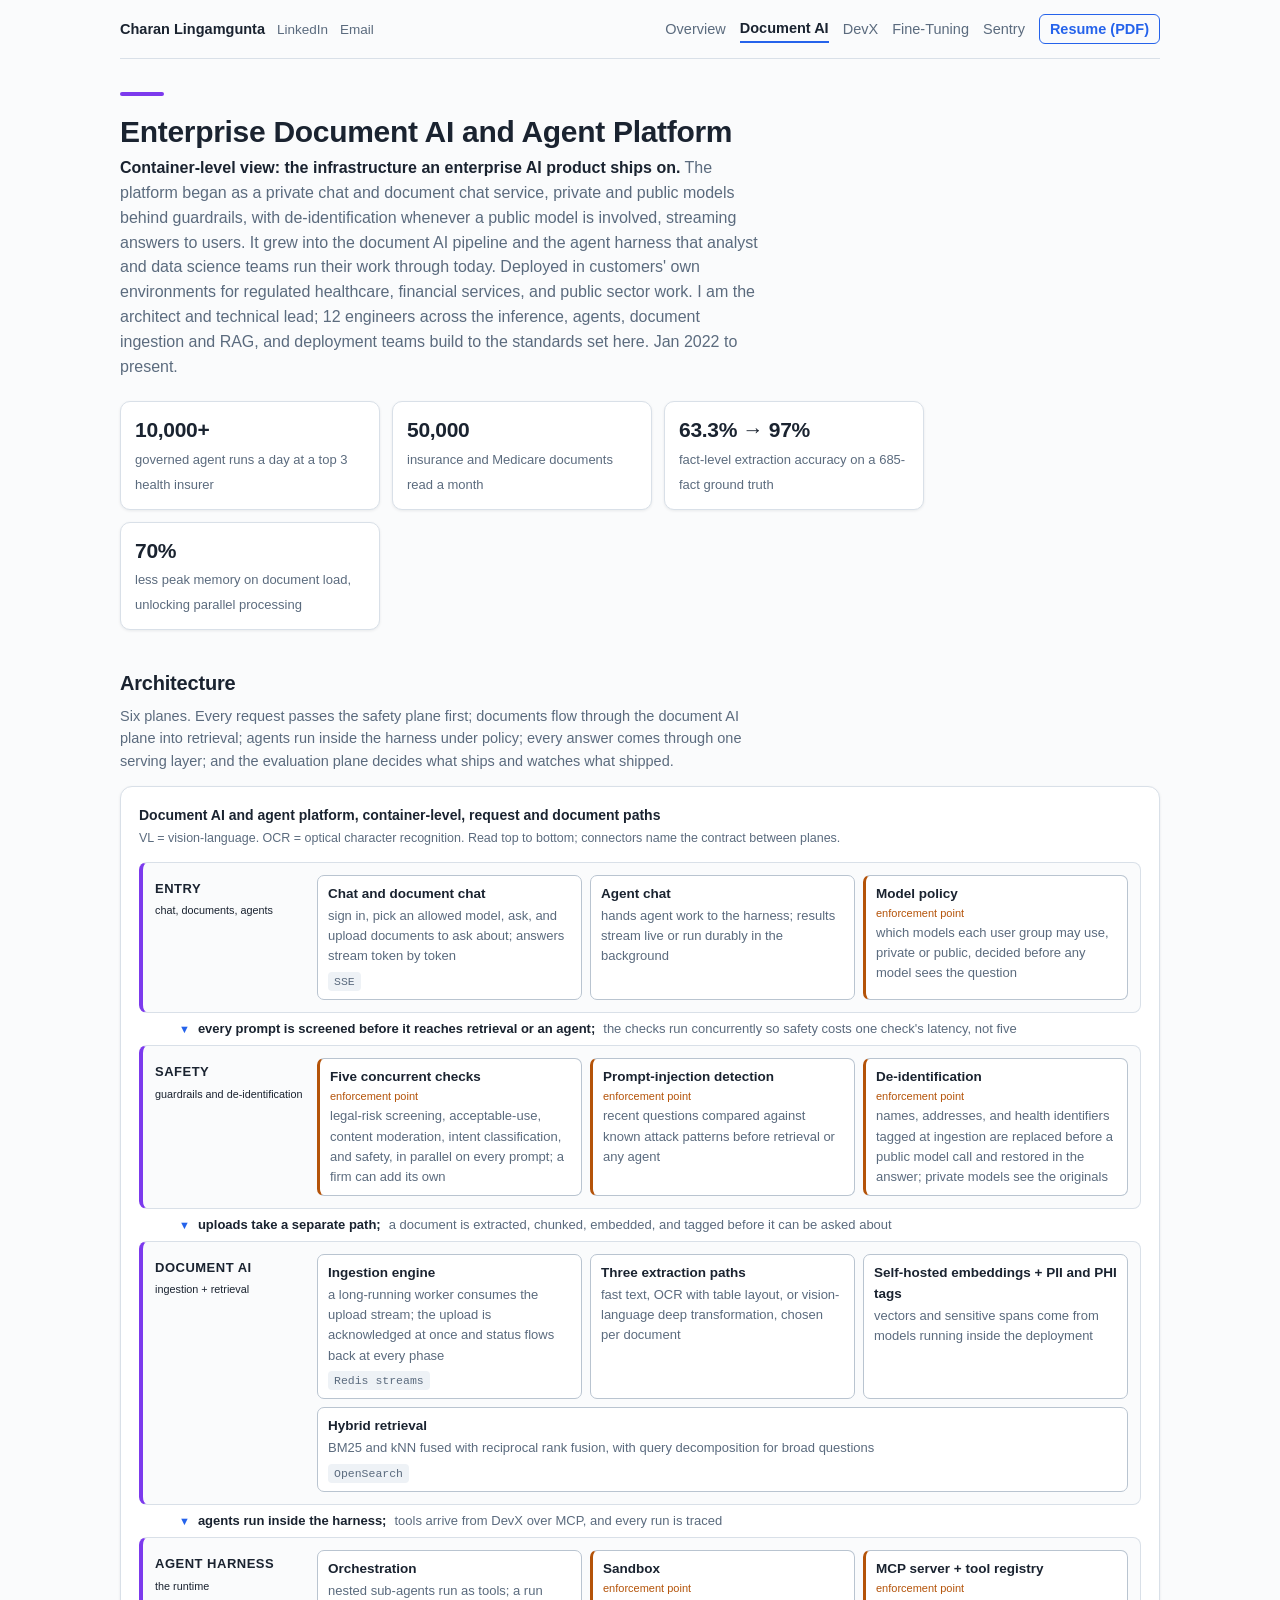
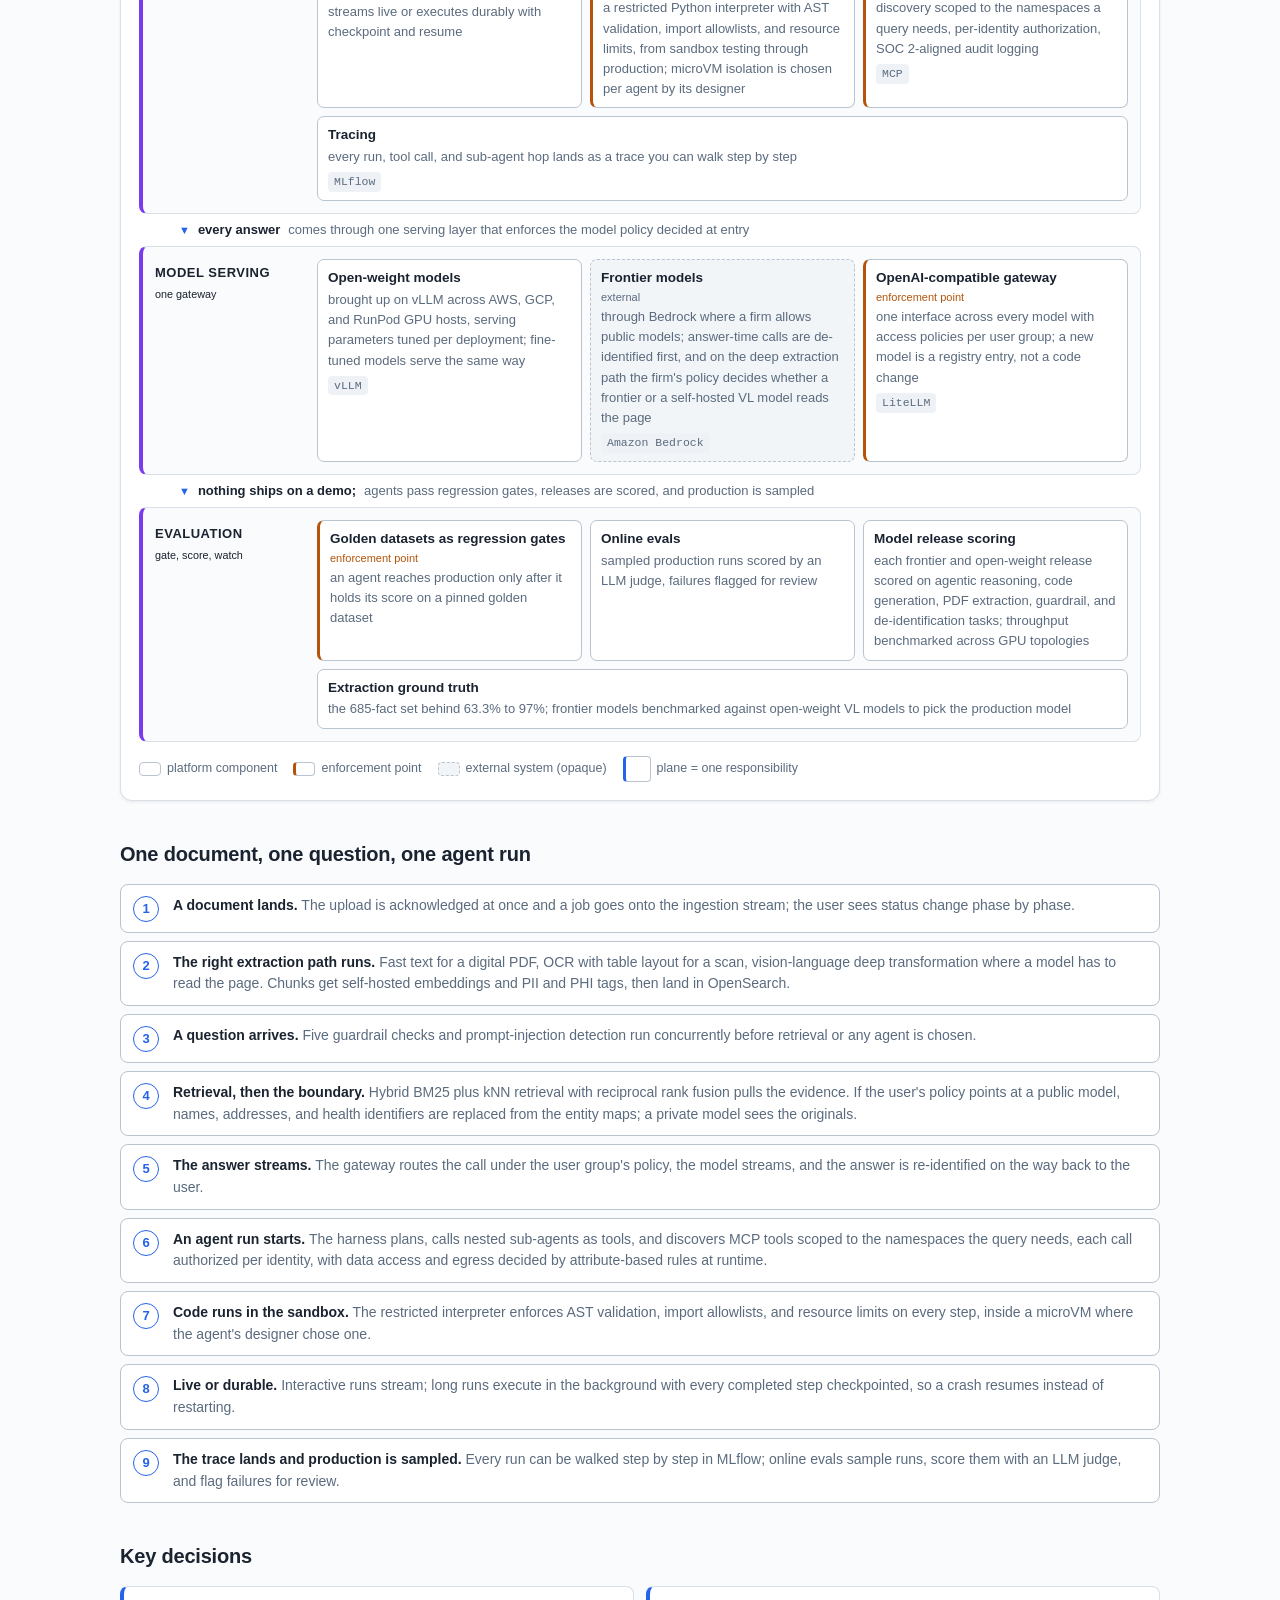
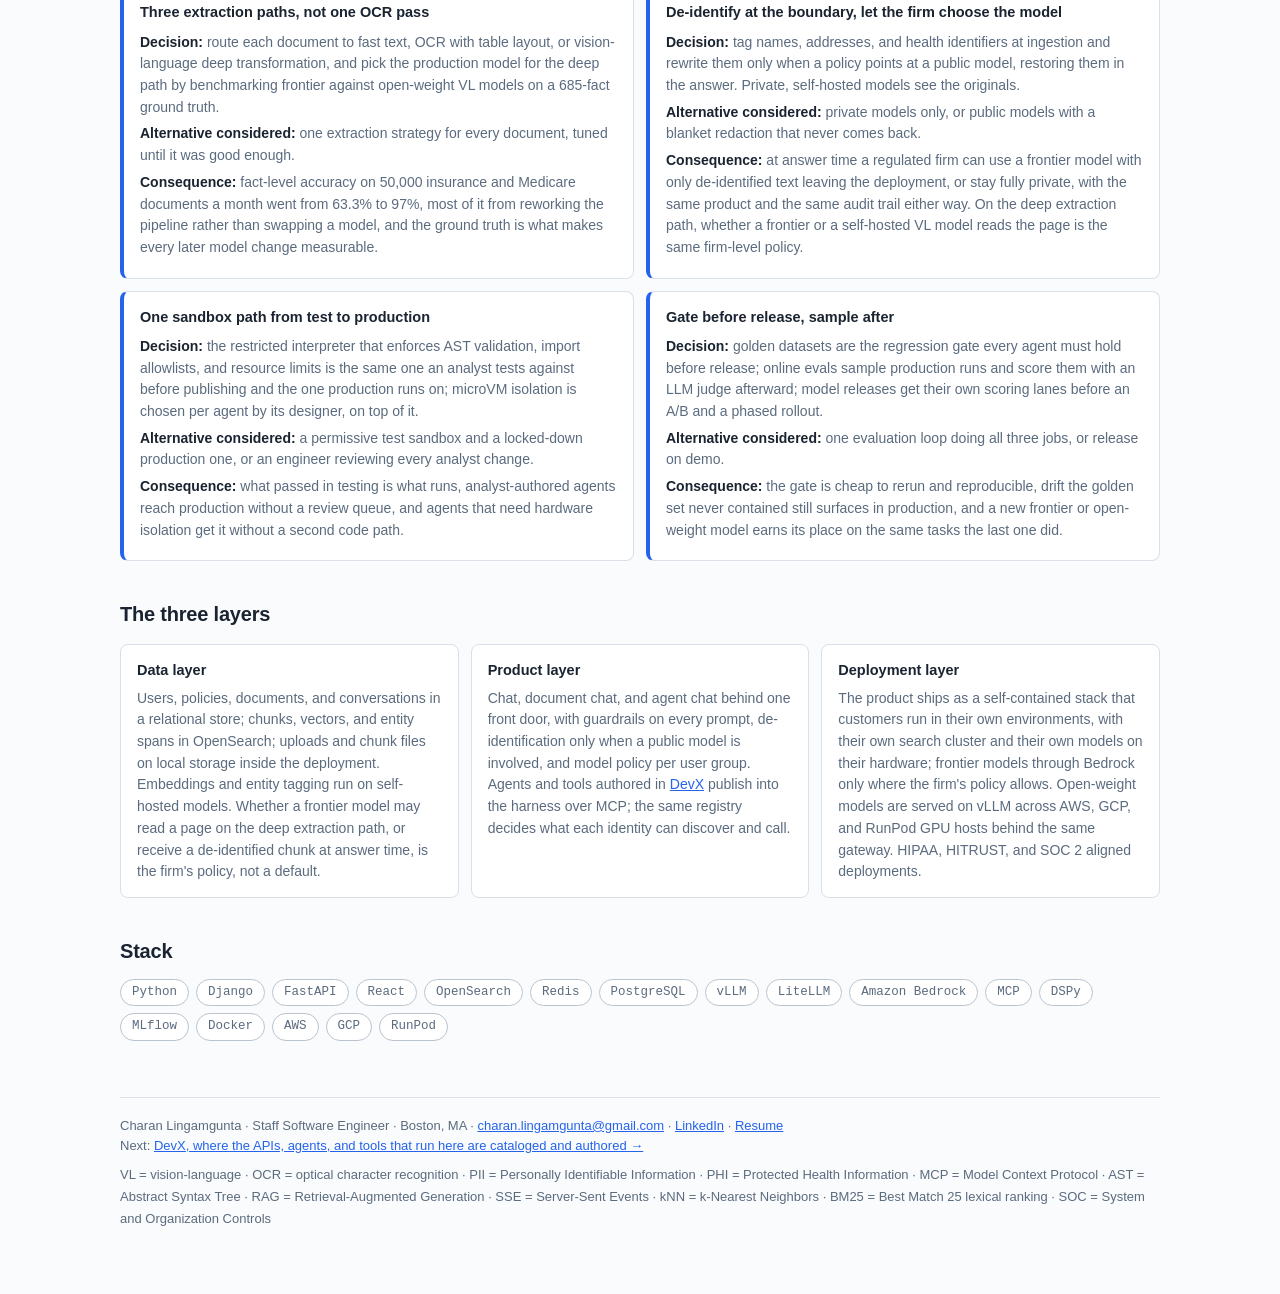
<file: document-ai.html>
<!DOCTYPE html>
<html lang="en">
<head>
<meta charset="UTF-8">
<meta name="viewport" content="width=device-width, initial-scale=1.0">
<title>Document AI and Agent Platform Architecture | Charan Lingamgunta</title>
<meta name="description" content="Enterprise document AI and agent platform: three-path document extraction into hybrid retrieval, guardrails on every prompt and de-identification before public model calls, a sandboxed agent runtime with an MCP tool registry, model serving on vLLM and Bedrock behind one gateway, and evaluation gates on agents and model releases.">
<link rel="icon" href="data:image/svg+xml,<svg xmlns='http://www.w3.org/2000/svg' viewBox='0 0 100 100'><rect width='100' height='100' rx='20' fill='%232563eb'/><text x='50' y='68' font-size='52' text-anchor='middle' fill='white' font-family='Arial'>CL</text></svg>">
<link rel="stylesheet" href="style.css">
</head>
<body class="p-docai">
<div class="wrap">

<nav class="nav">
  <span class="namegroup">
    <a class="home" href="index.html">Charan Lingamgunta</a>
    <a class="contact" href="https://linkedin.com/in/charan-lingamgunta">LinkedIn</a>
    <button class="copybtn" type="button" onclick="navigator.clipboard.writeText('charan.lingamgunta@gmail.com');this.textContent='Copied';this.classList.add('done');setTimeout(()=>{this.textContent='Email';this.classList.remove('done');},1200)">Email</button>
  </span>
  <a href="index.html">Overview</a>
  <a class="active" href="document-ai.html">Document AI</a>
  <a href="devx.html">DevX</a>
  <a href="finetuning.html">Fine-Tuning</a>
  <a href="sentry.html">Sentry</a>
  <a class="cta" href="resume.pdf">Resume (PDF)</a>
</nav>

<header class="pagehead">
  <span class="accentbar"></span>
  <h1>Enterprise Document AI and Agent Platform</h1>
  <p class="scope">
    <strong>Container-level view: the infrastructure an enterprise AI product ships on.</strong>
    The platform began as a private chat and document chat service, private and public models behind guardrails, with
    de-identification whenever a public model is involved, streaming answers to users. It grew into the document AI pipeline and the agent harness
    that analyst and data science teams run their work through today. Deployed in customers' own environments
    for regulated healthcare, financial services, and public sector work. I am the architect and technical lead;
    12 engineers across the inference, agents, document ingestion and RAG, and deployment teams build to the
    standards set here. Jan 2022 to present.
  </p>
</header>

<section class="metrics">
  <div class="metric"><b>10,000+</b><span>governed agent runs a day at a top&nbsp;3 health insurer</span></div>
  <div class="metric"><b>50,000</b><span>insurance and Medicare documents read a month</span></div>
  <div class="metric"><b>63.3% &#8594; 97%</b><span>fact-level extraction accuracy on a 685-fact ground truth</span></div>
  <div class="metric"><b>70%</b><span>less peak memory on document load, unlocking parallel processing</span></div>
</section>

<h2 class="sec">Architecture</h2>
<p class="secnote">
  Six planes. Every request passes the safety plane first; documents flow through the document AI plane into
  retrieval; agents run inside the harness under policy; every answer comes through one serving layer; and the
  evaluation plane decides what ships and watches what shipped.
</p>

<div class="arch">
  <div class="dtitle">Document AI and agent platform, container-level, request and document paths</div>
  <div class="dsub">VL = vision-language. OCR = optical character recognition. Read top to bottom; connectors name the contract between planes.</div>

  <div class="plane">
    <div class="plabel">Entry<small>chat, documents, agents</small></div>
    <div class="pboxes">
      <div class="box"><b>Chat and document chat</b><span class="role">sign in, pick an allowed model, ask, and upload documents to ask about; answers stream token by token</span><span class="tech">SSE</span></div>
      <div class="box"><b>Agent chat</b><span class="role">hands agent work to the harness; results stream live or run durably in the background</span></div>
      <div class="box gate"><b>Model policy</b><span class="role">which models each user group may use, private or public, decided before any model sees the question</span></div>
    </div>
  </div>

  <div class="conn"><em>every prompt is screened before it reaches retrieval or an agent;</em> the checks run concurrently so safety costs one check's latency, not five</div>

  <div class="plane">
    <div class="plabel">Safety<small>guardrails and de&#8209;identification</small></div>
    <div class="pboxes">
      <div class="box gate"><b>Five concurrent checks</b><span class="role">legal-risk screening, acceptable-use, content moderation, intent classification, and safety, in parallel on every prompt; a firm can add its own</span></div>
      <div class="box gate"><b>Prompt-injection detection</b><span class="role">recent questions compared against known attack patterns before retrieval or any agent</span></div>
      <div class="box gate"><b>De-identification</b><span class="role">names, addresses, and health identifiers tagged at ingestion are replaced before a public model call and restored in the answer; private models see the originals</span></div>
    </div>
  </div>

  <div class="conn"><em>uploads take a separate path;</em> a document is extracted, chunked, embedded, and tagged before it can be asked about</div>

  <div class="plane">
    <div class="plabel">Document AI<small>ingestion + retrieval</small></div>
    <div class="pboxes">
      <div class="box"><b>Ingestion engine</b><span class="role">a long-running worker consumes the upload stream; the upload is acknowledged at once and status flows back at every phase</span><span class="tech">Redis streams</span></div>
      <div class="box"><b>Three extraction paths</b><span class="role">fast text, OCR with table layout, or vision-language deep transformation, chosen per document</span></div>
      <div class="box"><b>Self-hosted embeddings + PII and PHI tags</b><span class="role">vectors and sensitive spans come from models running inside the deployment</span></div>
      <div class="box"><b>Hybrid retrieval</b><span class="role">BM25 and kNN fused with reciprocal rank fusion, with query decomposition for broad questions</span><span class="tech">OpenSearch</span></div>
    </div>
  </div>

  <div class="conn"><em>agents run inside the harness;</em> tools arrive from DevX over MCP, and every run is traced</div>

  <div class="plane">
    <div class="plabel">Agent harness<small>the runtime</small></div>
    <div class="pboxes">
      <div class="box"><b>Orchestration</b><span class="role">nested sub-agents run as tools; a run streams live or executes durably with checkpoint and resume</span></div>
      <div class="box gate"><b>Sandbox</b><span class="role">a restricted Python interpreter with AST validation, import allowlists, and resource limits, from sandbox testing through production; microVM isolation is chosen per agent by its designer</span></div>
      <div class="box gate"><b>MCP server + tool registry</b><span class="role">discovery scoped to the namespaces a query needs, per-identity authorization, SOC 2-aligned audit logging</span><span class="tech">MCP</span></div>
      <div class="box"><b>Tracing</b><span class="role">every run, tool call, and sub-agent hop lands as a trace you can walk step by step</span><span class="tech">MLflow</span></div>
    </div>
  </div>

  <div class="conn"><em>every answer</em> comes through one serving layer that enforces the model policy decided at entry</div>

  <div class="plane">
    <div class="plabel">Model serving<small>one gateway</small></div>
    <div class="pboxes">
      <div class="box"><b>Open-weight models</b><span class="role">brought up on vLLM across AWS, GCP, and RunPod GPU hosts, serving parameters tuned per deployment; fine-tuned models serve the same way</span><span class="tech">vLLM</span></div>
      <div class="box ext"><b>Frontier models</b><span class="role">through Bedrock where a firm allows public models; answer-time calls are de-identified first, and on the deep extraction path the firm's policy decides whether a frontier or a self-hosted VL model reads the page</span><span class="tech">Amazon Bedrock</span></div>
      <div class="box gate"><b>OpenAI-compatible gateway</b><span class="role">one interface across every model with access policies per user group; a new model is a registry entry, not a code change</span><span class="tech">LiteLLM</span></div>
    </div>
  </div>

  <div class="conn"><em>nothing ships on a demo;</em> agents pass regression gates, releases are scored, and production is sampled</div>

  <div class="plane">
    <div class="plabel">Evaluation<small>gate, score, watch</small></div>
    <div class="pboxes">
      <div class="box gate"><b>Golden datasets as regression gates</b><span class="role">an agent reaches production only after it holds its score on a pinned golden dataset</span></div>
      <div class="box"><b>Online evals</b><span class="role">sampled production runs scored by an LLM judge, failures flagged for review</span></div>
      <div class="box"><b>Model release scoring</b><span class="role">each frontier and open-weight release scored on agentic reasoning, code generation, PDF extraction, guardrail, and de-identification tasks; throughput benchmarked across GPU topologies</span></div>
      <div class="box"><b>Extraction ground truth</b><span class="role">the 685-fact set behind 63.3% to 97%; frontier models benchmarked against open-weight VL models to pick the production model</span></div>
    </div>
  </div>

  <div class="legend">
    <span class="k"><span class="sw"></span> platform component</span>
    <span class="k"><span class="sw gate"></span> enforcement point</span>
    <span class="k"><span class="sw ext"></span> external system (opaque)</span>
    <span class="k"><span class="sw plane"></span> plane = one responsibility</span>
  </div>
</div>

<h2 class="sec">One document, one question, one agent run</h2>
<ol class="flow">
  <li><span><b>A document lands.</b> <span class="via">The upload is acknowledged at once and a job goes onto the ingestion stream; the user sees status change phase by phase.</span></span></li>
  <li><span><b>The right extraction path runs.</b> <span class="via">Fast text for a digital PDF, OCR with table layout for a scan, vision-language deep transformation where a model has to read the page. Chunks get self-hosted embeddings and PII and PHI tags, then land in OpenSearch.</span></span></li>
  <li><span><b>A question arrives.</b> <span class="via">Five guardrail checks and prompt-injection detection run concurrently before retrieval or any agent is chosen.</span></span></li>
  <li><span><b>Retrieval, then the boundary.</b> <span class="via">Hybrid BM25 plus kNN retrieval with reciprocal rank fusion pulls the evidence. If the user's policy points at a public model, names, addresses, and health identifiers are replaced from the entity maps; a private model sees the originals.</span></span></li>
  <li><span><b>The answer streams.</b> <span class="via">The gateway routes the call under the user group's policy, the model streams, and the answer is re-identified on the way back to the user.</span></span></li>
  <li><span><b>An agent run starts.</b> <span class="via">The harness plans, calls nested sub-agents as tools, and discovers MCP tools scoped to the namespaces the query needs, each call authorized per identity, with data access and egress decided by attribute-based rules at runtime.</span></span></li>
  <li><span><b>Code runs in the sandbox.</b> <span class="via">The restricted interpreter enforces AST validation, import allowlists, and resource limits on every step, inside a microVM where the agent's designer chose one.</span></span></li>
  <li><span><b>Live or durable.</b> <span class="via">Interactive runs stream; long runs execute in the background with every completed step checkpointed, so a crash resumes instead of restarting.</span></span></li>
  <li><span><b>The trace lands and production is sampled.</b> <span class="via">Every run can be walked step by step in MLflow; online evals sample runs, score them with an LLM judge, and flag failures for review.</span></span></li>
</ol>

<h2 class="sec">Key decisions</h2>
<div class="decisions">
  <div class="decision">
    <h3>Three extraction paths, not one OCR pass</h3>
    <p><b>Decision:</b> route each document to fast text, OCR with table layout, or vision-language deep transformation, and pick the production model for the deep path by benchmarking frontier against open-weight VL models on a 685-fact ground truth.</p>
    <p><b>Alternative considered:</b> one extraction strategy for every document, tuned until it was good enough.</p>
    <p><b>Consequence:</b> fact-level accuracy on 50,000 insurance and Medicare documents a month went from 63.3% to 97%, most of it from reworking the pipeline rather than swapping a model, and the ground truth is what makes every later model change measurable.</p>
  </div>
  <div class="decision">
    <h3>De-identify at the boundary, let the firm choose the model</h3>
    <p><b>Decision:</b> tag names, addresses, and health identifiers at ingestion and rewrite them only when a policy points at a public model, restoring them in the answer. Private, self-hosted models see the originals.</p>
    <p><b>Alternative considered:</b> private models only, or public models with a blanket redaction that never comes back.</p>
    <p><b>Consequence:</b> at answer time a regulated firm can use a frontier model with only de-identified text leaving the deployment, or stay fully private, with the same product and the same audit trail either way. On the deep extraction path, whether a frontier or a self-hosted VL model reads the page is the same firm-level policy.</p>
  </div>
  <div class="decision">
    <h3>One sandbox path from test to production</h3>
    <p><b>Decision:</b> the restricted interpreter that enforces AST validation, import allowlists, and resource limits is the same one an analyst tests against before publishing and the one production runs on; microVM isolation is chosen per agent by its designer, on top of it.</p>
    <p><b>Alternative considered:</b> a permissive test sandbox and a locked-down production one, or an engineer reviewing every analyst change.</p>
    <p><b>Consequence:</b> what passed in testing is what runs, analyst-authored agents reach production without a review queue, and agents that need hardware isolation get it without a second code path.</p>
  </div>
  <div class="decision">
    <h3>Gate before release, sample after</h3>
    <p><b>Decision:</b> golden datasets are the regression gate every agent must hold before release; online evals sample production runs and score them with an LLM judge afterward; model releases get their own scoring lanes before an A/B and a phased rollout.</p>
    <p><b>Alternative considered:</b> one evaluation loop doing all three jobs, or release on demo.</p>
    <p><b>Consequence:</b> the gate is cheap to rerun and reproducible, drift the golden set never contained still surfaces in production, and a new frontier or open-weight model earns its place on the same tasks the last one did.</p>
  </div>
</div>

<h2 class="sec">The three layers</h2>
<div class="layers">
  <div class="layer"><h3>Data layer</h3><p>Users, policies, documents, and conversations in a relational store; chunks, vectors, and entity spans in OpenSearch; uploads and chunk files on local storage inside the deployment. Embeddings and entity tagging run on self-hosted models. Whether a frontier model may read a page on the deep extraction path, or receive a de-identified chunk at answer time, is the firm's policy, not a default.</p></div>
  <div class="layer"><h3>Product layer</h3><p>Chat, document chat, and agent chat behind one front door, with guardrails on every prompt, de-identification only when a public model is involved, and model policy per user group. Agents and tools authored in <a href="devx.html">DevX</a> publish into the harness over MCP; the same registry decides what each identity can discover and call.</p></div>
  <div class="layer"><h3>Deployment layer</h3><p>The product ships as a self-contained stack that customers run in their own environments, with their own search cluster and their own models on their hardware; frontier models through Bedrock only where the firm's policy allows. Open-weight models are served on vLLM across AWS, GCP, and RunPod GPU hosts behind the same gateway. HIPAA, HITRUST, and SOC 2 aligned deployments.</p></div>
</div>

<h2 class="sec">Stack</h2>
<div class="chips">
  <span class="chip">Python</span><span class="chip">Django</span><span class="chip">FastAPI</span><span class="chip">React</span>
  <span class="chip">OpenSearch</span><span class="chip">Redis</span><span class="chip">PostgreSQL</span>
  <span class="chip">vLLM</span><span class="chip">LiteLLM</span><span class="chip">Amazon Bedrock</span><span class="chip">MCP</span><span class="chip">DSPy</span>
  <span class="chip">MLflow</span><span class="chip">Docker</span><span class="chip">AWS</span><span class="chip">GCP</span><span class="chip">RunPod</span>
</div>

<footer class="foot">
  <div>Charan Lingamgunta &#183; Staff Software Engineer &#183; Boston, MA &#183; <a href="mailto:charan.lingamgunta@gmail.com">charan.lingamgunta@gmail.com</a> &#183; <a href="https://linkedin.com/in/charan-lingamgunta">LinkedIn</a> &#183; <a href="resume.pdf">Resume</a></div>
  <div>Next: <a href="devx.html">DevX, where the APIs, agents, and tools that run here are cataloged and authored &#8594;</a></div>
  <div class="terms">
    VL = vision-language &#183; OCR = optical character recognition &#183; PII = Personally Identifiable Information &#183;
    PHI = Protected Health Information &#183; MCP = Model Context Protocol &#183; AST = Abstract Syntax Tree &#183;
    RAG = Retrieval-Augmented Generation &#183; SSE = Server-Sent Events &#183; kNN = k-Nearest Neighbors &#183;
    BM25 = Best Match 25 lexical ranking &#183; SOC = System and Organization Controls
  </div>
</footer>

</div>
</body>
</html>
</file>
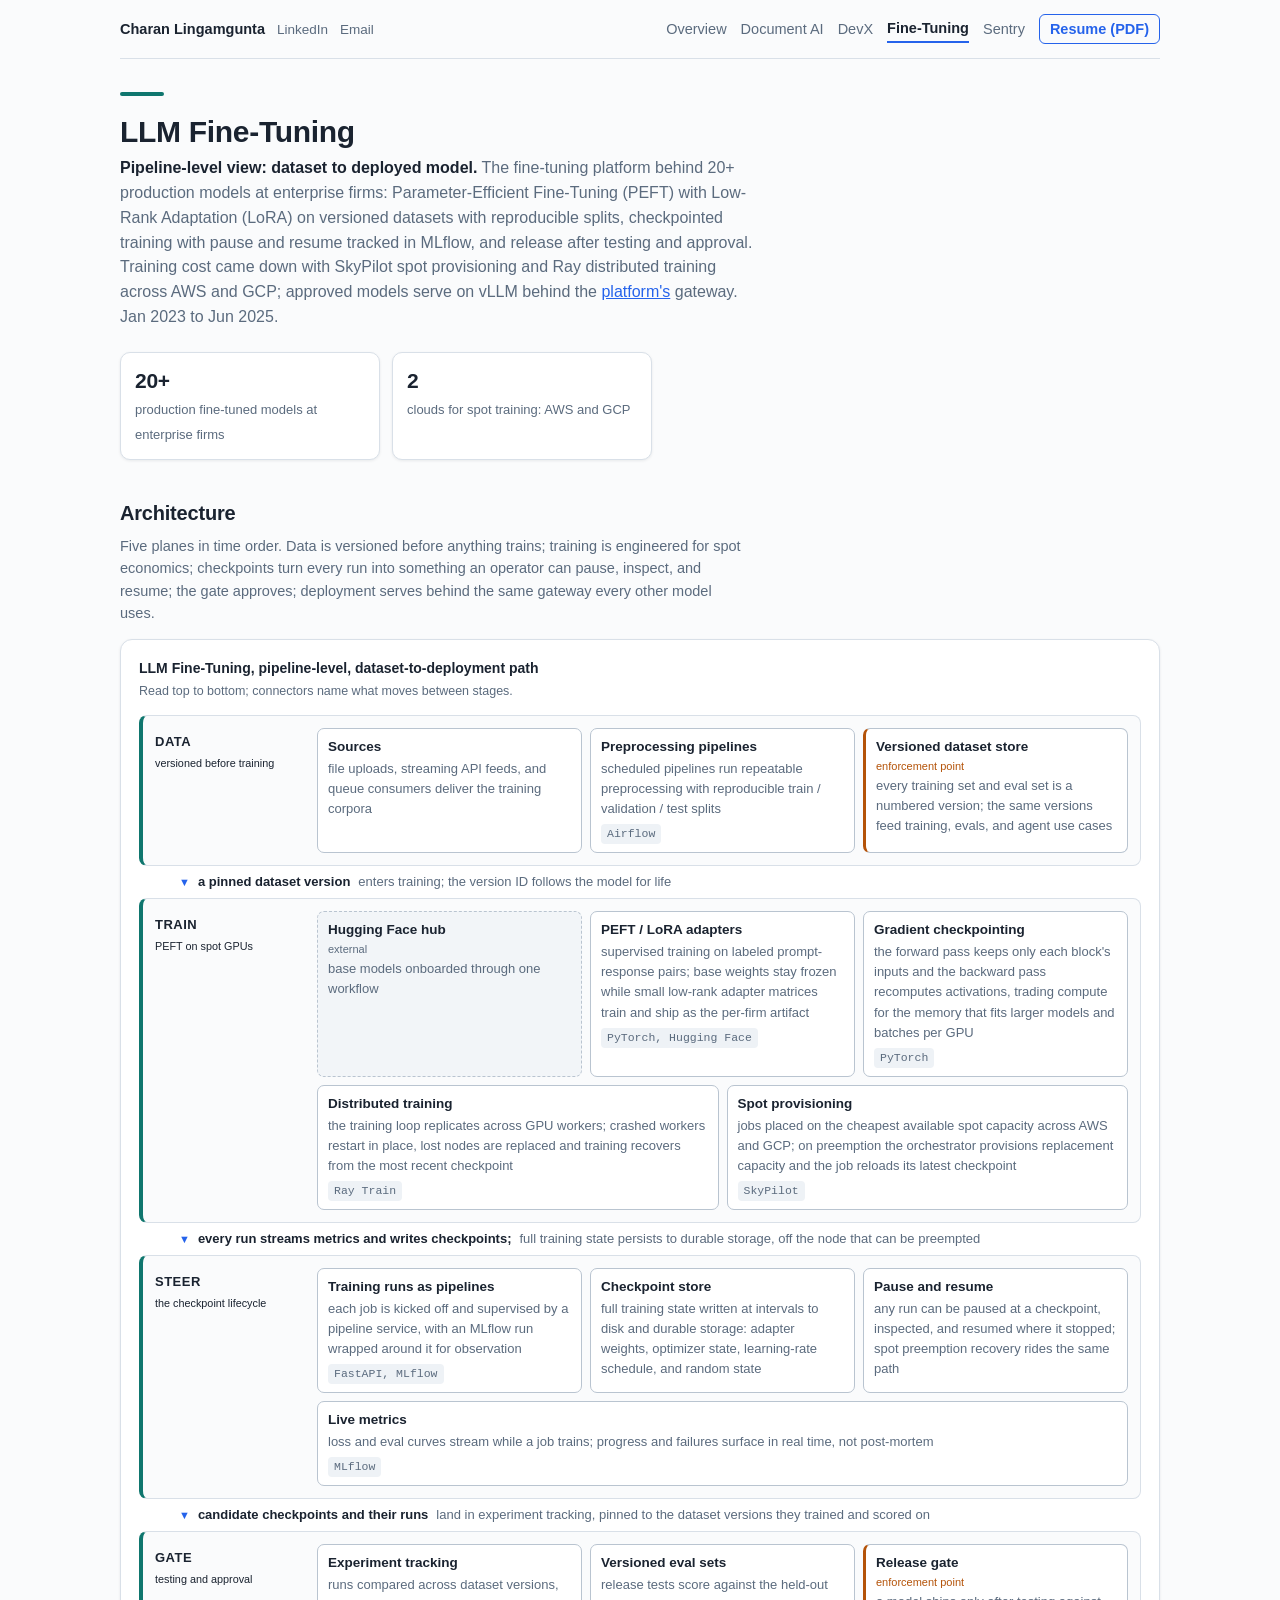
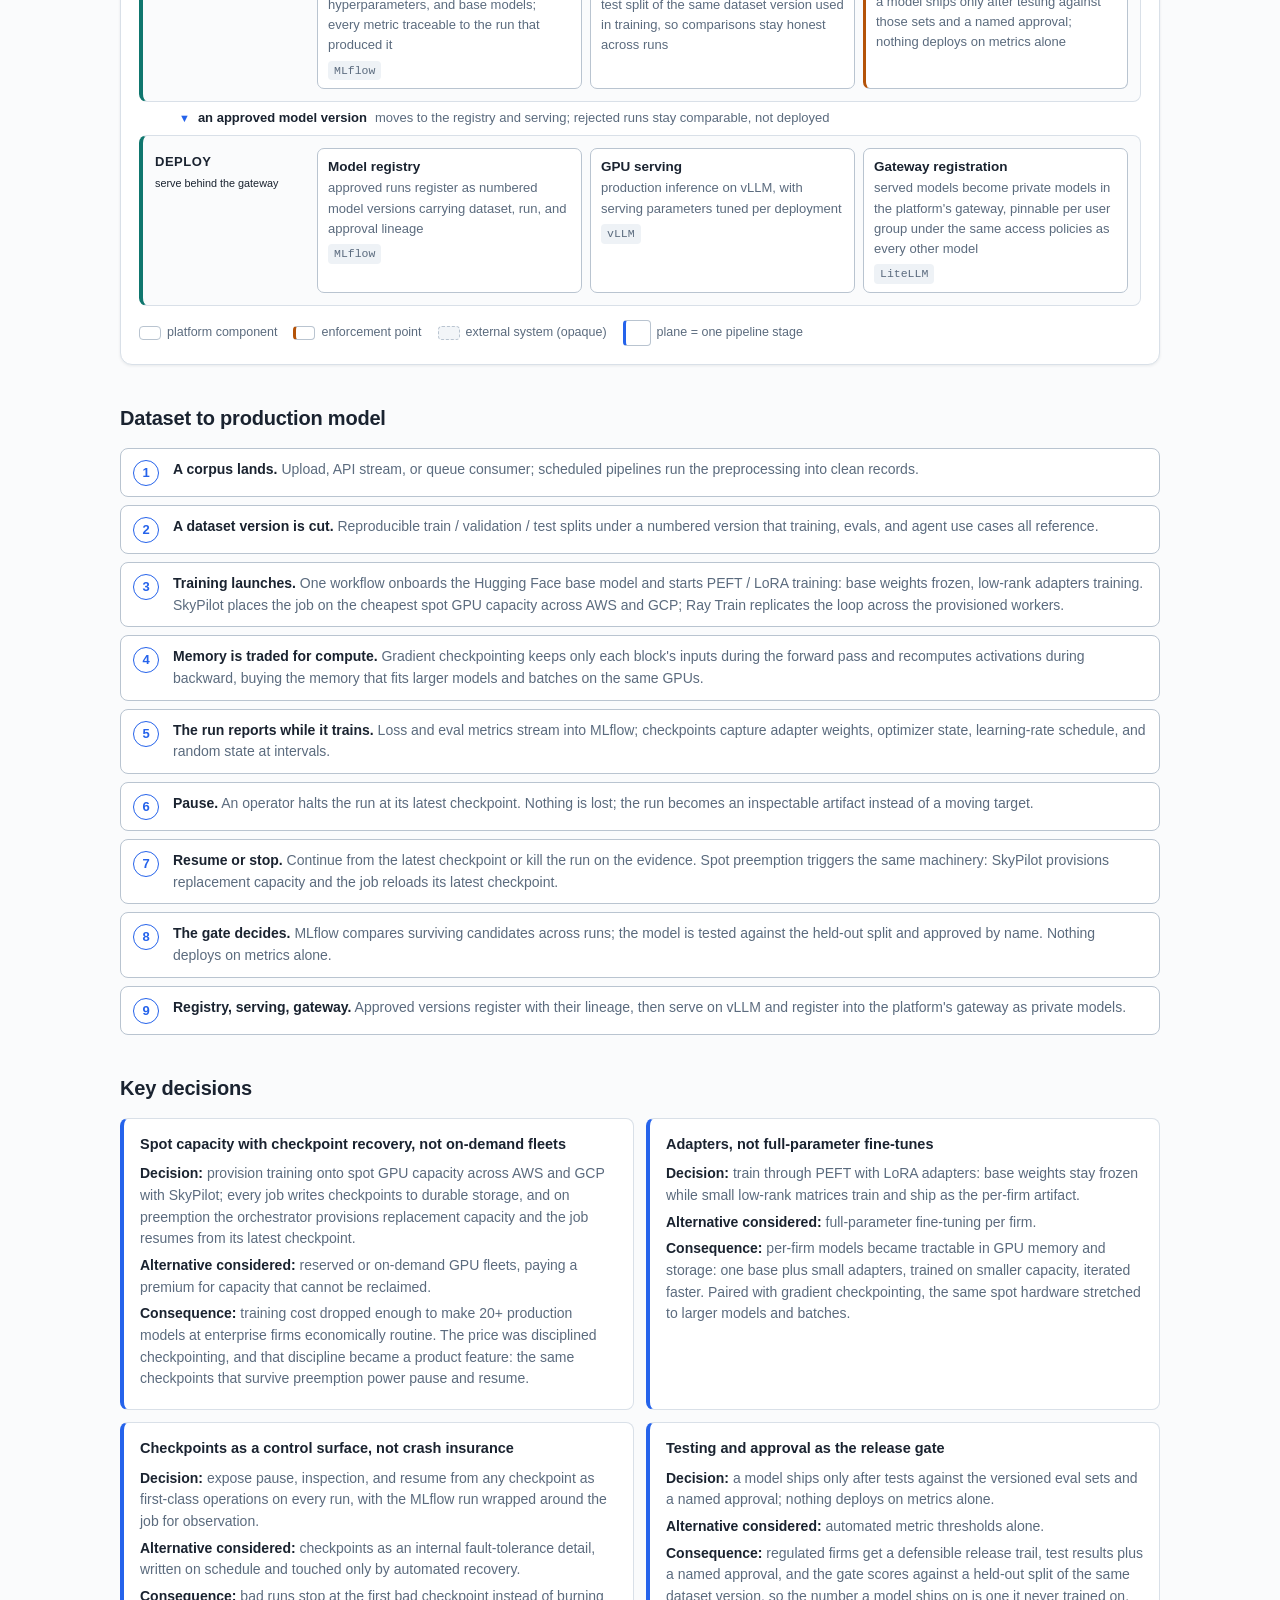
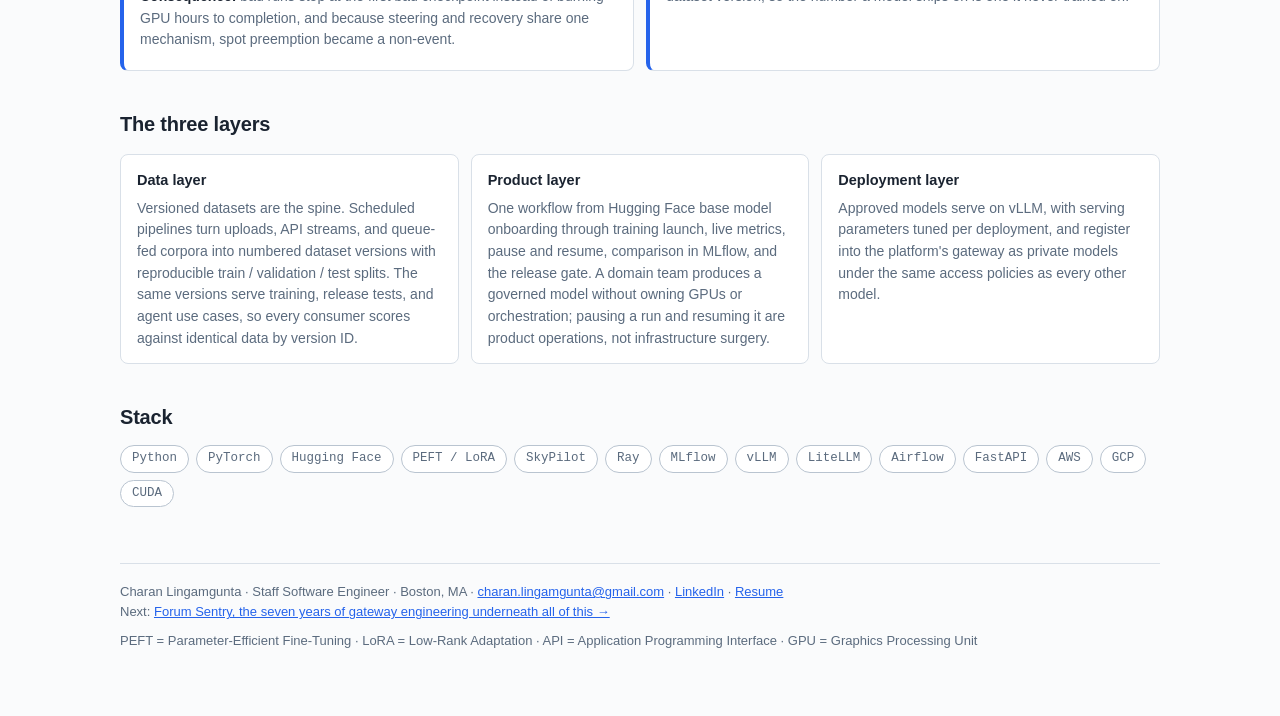
<file: finetuning.html>
<!DOCTYPE html>
<html lang="en">
<head>
<meta charset="UTF-8">
<meta name="viewport" content="width=device-width, initial-scale=1.0">
<title>LLM Fine-Tuning Architecture | Charan Lingamgunta</title>
<meta name="description" content="LLM fine-tuning platform architecture: versioned datasets with reproducible splits, PEFT/LoRA training, SkyPilot spot provisioning with Ray distributed training across AWS and GCP, checkpointed training with pause and resume tracked in MLflow, release after testing and approval, and vLLM serving behind the gateway.">
<link rel="icon" href="data:image/svg+xml,<svg xmlns='http://www.w3.org/2000/svg' viewBox='0 0 100 100'><rect width='100' height='100' rx='20' fill='%232563eb'/><text x='50' y='68' font-size='52' text-anchor='middle' fill='white' font-family='Arial'>CL</text></svg>">
<link rel="stylesheet" href="style.css">
</head>
<body class="p-finetuning">
<div class="wrap">

<nav class="nav">
  <span class="namegroup">
    <a class="home" href="index.html">Charan Lingamgunta</a>
    <a class="contact" href="https://linkedin.com/in/charan-lingamgunta">LinkedIn</a>
    <button class="copybtn" type="button" onclick="navigator.clipboard.writeText('charan.lingamgunta@gmail.com');this.textContent='Copied';this.classList.add('done');setTimeout(()=>{this.textContent='Email';this.classList.remove('done');},1200)">Email</button>
  </span>
  <a href="index.html">Overview</a>
  <a href="document-ai.html">Document AI</a>
  <a href="devx.html">DevX</a>
  <a class="active" href="finetuning.html">Fine-Tuning</a>
  <a href="sentry.html">Sentry</a>
  <a class="cta" href="resume.pdf">Resume (PDF)</a>
</nav>

<header class="pagehead">
  <span class="accentbar"></span>
  <h1>LLM Fine-Tuning</h1>
  <p class="scope">
    <strong>Pipeline-level view: dataset to deployed model.</strong>
    The fine-tuning platform behind 20+ production models at enterprise firms: Parameter-Efficient Fine-Tuning
    (PEFT) with Low-Rank Adaptation (LoRA) on versioned datasets with reproducible splits, checkpointed training
    with pause and resume tracked in MLflow, and release after testing and approval. Training cost came down with
    SkyPilot spot provisioning and Ray distributed training across AWS and GCP; approved models serve on vLLM behind
    the <a href="document-ai.html">platform's</a> gateway. Jan 2023 to Jun 2025.
  </p>
</header>

<section class="metrics">
  <div class="metric"><b>20+</b><span>production fine-tuned models at enterprise firms</span></div>
  <div class="metric"><b>2</b><span>clouds for spot training: AWS and GCP</span></div>
</section>

<h2 class="sec">Architecture</h2>
<p class="secnote">
  Five planes in time order. Data is versioned before anything trains; training is engineered for spot economics;
  checkpoints turn every run into something an operator can pause, inspect, and resume; the gate approves; deployment
  serves behind the same gateway every other model uses.
</p>

<div class="arch">
  <div class="dtitle">LLM Fine-Tuning, pipeline-level, dataset-to-deployment path</div>
  <div class="dsub">Read top to bottom; connectors name what moves between stages.</div>

  <div class="plane">
    <div class="plabel">Data<small>versioned before training</small></div>
    <div class="pboxes">
      <div class="box"><b>Sources</b><span class="role">file uploads, streaming API feeds, and queue consumers deliver the training corpora</span></div>
      <div class="box"><b>Preprocessing pipelines</b><span class="role">scheduled pipelines run repeatable preprocessing with reproducible train / validation / test splits</span><span class="tech">Airflow</span></div>
      <div class="box gate"><b>Versioned dataset store</b><span class="role">every training set and eval set is a numbered version; the same versions feed training, evals, and agent use cases</span></div>
    </div>
  </div>

  <div class="conn"><em>a pinned dataset version</em> enters training; the version ID follows the model for life</div>

  <div class="plane">
    <div class="plabel">Train<small>PEFT on spot GPUs</small></div>
    <div class="pboxes">
      <div class="box ext"><b>Hugging Face hub</b><span class="role">base models onboarded through one workflow</span></div>
      <div class="box"><b>PEFT / LoRA adapters</b><span class="role">supervised training on labeled prompt-response pairs; base weights stay frozen while small low-rank adapter matrices train and ship as the per-firm artifact</span><span class="tech">PyTorch, Hugging Face</span></div>
      <div class="box"><b>Gradient checkpointing</b><span class="role">the forward pass keeps only each block's inputs and the backward pass recomputes activations, trading compute for the memory that fits larger models and batches per GPU</span><span class="tech">PyTorch</span></div>
      <div class="box"><b>Distributed training</b><span class="role">the training loop replicates across GPU workers; crashed workers restart in place, lost nodes are replaced and training recovers from the most recent checkpoint</span><span class="tech">Ray Train</span></div>
      <div class="box"><b>Spot provisioning</b><span class="role">jobs placed on the cheapest available spot capacity across AWS and GCP; on preemption the orchestrator provisions replacement capacity and the job reloads its latest checkpoint</span><span class="tech">SkyPilot</span></div>
    </div>
  </div>

  <div class="conn"><em>every run streams metrics and writes checkpoints;</em> full training state persists to durable storage, off the node that can be preempted</div>

  <div class="plane">
    <div class="plabel">Steer<small>the checkpoint lifecycle</small></div>
    <div class="pboxes">
      <div class="box"><b>Training runs as pipelines</b><span class="role">each job is kicked off and supervised by a pipeline service, with an MLflow run wrapped around it for observation</span><span class="tech">FastAPI, MLflow</span></div>
      <div class="box"><b>Checkpoint store</b><span class="role">full training state written at intervals to disk and durable storage: adapter weights, optimizer state, learning-rate schedule, and random state</span></div>
      <div class="box"><b>Pause and resume</b><span class="role">any run can be paused at a checkpoint, inspected, and resumed where it stopped; spot preemption recovery rides the same path</span></div>
      <div class="box"><b>Live metrics</b><span class="role">loss and eval curves stream while a job trains; progress and failures surface in real time, not post-mortem</span><span class="tech">MLflow</span></div>
    </div>
  </div>

  <div class="conn"><em>candidate checkpoints and their runs</em> land in experiment tracking, pinned to the dataset versions they trained and scored on</div>

  <div class="plane">
    <div class="plabel">Gate<small>testing and approval</small></div>
    <div class="pboxes">
      <div class="box"><b>Experiment tracking</b><span class="role">runs compared across dataset versions, hyperparameters, and base models; every metric traceable to the run that produced it</span><span class="tech">MLflow</span></div>
      <div class="box"><b>Versioned eval sets</b><span class="role">release tests score against the held-out test split of the same dataset version used in training, so comparisons stay honest across runs</span></div>
      <div class="box gate"><b>Release gate</b><span class="role">a model ships only after testing against those sets and a named approval; nothing deploys on metrics alone</span></div>
    </div>
  </div>

  <div class="conn"><em>an approved model version</em> moves to the registry and serving; rejected runs stay comparable, not deployed</div>

  <div class="plane">
    <div class="plabel">Deploy<small>serve behind the gateway</small></div>
    <div class="pboxes">
      <div class="box"><b>Model registry</b><span class="role">approved runs register as numbered model versions carrying dataset, run, and approval lineage</span><span class="tech">MLflow</span></div>
      <div class="box"><b>GPU serving</b><span class="role">production inference on vLLM, with serving parameters tuned per deployment</span><span class="tech">vLLM</span></div>
      <div class="box"><b>Gateway registration</b><span class="role">served models become private models in the platform's gateway, pinnable per user group under the same access policies as every other model</span><span class="tech">LiteLLM</span></div>
    </div>
  </div>

  <div class="legend">
    <span class="k"><span class="sw"></span> platform component</span>
    <span class="k"><span class="sw gate"></span> enforcement point</span>
    <span class="k"><span class="sw ext"></span> external system (opaque)</span>
    <span class="k"><span class="sw plane"></span> plane = one pipeline stage</span>
  </div>
</div>

<h2 class="sec">Dataset to production model</h2>
<ol class="flow">
  <li><span><b>A corpus lands.</b> <span class="via">Upload, API stream, or queue consumer; scheduled pipelines run the preprocessing into clean records.</span></span></li>
  <li><span><b>A dataset version is cut.</b> <span class="via">Reproducible train / validation / test splits under a numbered version that training, evals, and agent use cases all reference.</span></span></li>
  <li><span><b>Training launches.</b> <span class="via">One workflow onboards the Hugging Face base model and starts PEFT / LoRA training: base weights frozen, low-rank adapters training. SkyPilot places the job on the cheapest spot GPU capacity across AWS and GCP; Ray Train replicates the loop across the provisioned workers.</span></span></li>
  <li><span><b>Memory is traded for compute.</b> <span class="via">Gradient checkpointing keeps only each block's inputs during the forward pass and recomputes activations during backward, buying the memory that fits larger models and batches on the same GPUs.</span></span></li>
  <li><span><b>The run reports while it trains.</b> <span class="via">Loss and eval metrics stream into MLflow; checkpoints capture adapter weights, optimizer state, learning-rate schedule, and random state at intervals.</span></span></li>
  <li><span><b>Pause.</b> <span class="via">An operator halts the run at its latest checkpoint. Nothing is lost; the run becomes an inspectable artifact instead of a moving target.</span></span></li>
  <li><span><b>Resume or stop.</b> <span class="via">Continue from the latest checkpoint or kill the run on the evidence. Spot preemption triggers the same machinery: SkyPilot provisions replacement capacity and the job reloads its latest checkpoint.</span></span></li>
  <li><span><b>The gate decides.</b> <span class="via">MLflow compares surviving candidates across runs; the model is tested against the held-out split and approved by name. Nothing deploys on metrics alone.</span></span></li>
  <li><span><b>Registry, serving, gateway.</b> <span class="via">Approved versions register with their lineage, then serve on vLLM and register into the platform's gateway as private models.</span></span></li>
</ol>

<h2 class="sec">Key decisions</h2>
<div class="decisions">
  <div class="decision">
    <h3>Spot capacity with checkpoint recovery, not on-demand fleets</h3>
    <p><b>Decision:</b> provision training onto spot GPU capacity across AWS and GCP with SkyPilot; every job writes checkpoints to durable storage, and on preemption the orchestrator provisions replacement capacity and the job resumes from its latest checkpoint.</p>
    <p><b>Alternative considered:</b> reserved or on-demand GPU fleets, paying a premium for capacity that cannot be reclaimed.</p>
    <p><b>Consequence:</b> training cost dropped enough to make 20+ production models at enterprise firms economically routine. The price was disciplined checkpointing, and that discipline became a product feature: the same checkpoints that survive preemption power pause and resume.</p>
  </div>
  <div class="decision">
    <h3>Adapters, not full-parameter fine-tunes</h3>
    <p><b>Decision:</b> train through PEFT with LoRA adapters: base weights stay frozen while small low-rank matrices train and ship as the per-firm artifact.</p>
    <p><b>Alternative considered:</b> full-parameter fine-tuning per firm.</p>
    <p><b>Consequence:</b> per-firm models became tractable in GPU memory and storage: one base plus small adapters, trained on smaller capacity, iterated faster. Paired with gradient checkpointing, the same spot hardware stretched to larger models and batches.</p>
  </div>
  <div class="decision">
    <h3>Checkpoints as a control surface, not crash insurance</h3>
    <p><b>Decision:</b> expose pause, inspection, and resume from any checkpoint as first-class operations on every run, with the MLflow run wrapped around the job for observation.</p>
    <p><b>Alternative considered:</b> checkpoints as an internal fault-tolerance detail, written on schedule and touched only by automated recovery.</p>
    <p><b>Consequence:</b> bad runs stop at the first bad checkpoint instead of burning GPU hours to completion, and because steering and recovery share one mechanism, spot preemption became a non-event.</p>
  </div>
  <div class="decision">
    <h3>Testing and approval as the release gate</h3>
    <p><b>Decision:</b> a model ships only after tests against the versioned eval sets and a named approval; nothing deploys on metrics alone.</p>
    <p><b>Alternative considered:</b> automated metric thresholds alone.</p>
    <p><b>Consequence:</b> regulated firms get a defensible release trail, test results plus a named approval, and the gate scores against a held-out split of the same dataset version, so the number a model ships on is one it never trained on.</p>
  </div>
</div>

<h2 class="sec">The three layers</h2>
<div class="layers">
  <div class="layer"><h3>Data layer</h3><p>Versioned datasets are the spine. Scheduled pipelines turn uploads, API streams, and queue-fed corpora into numbered dataset versions with reproducible train / validation / test splits. The same versions serve training, release tests, and agent use cases, so every consumer scores against identical data by version ID.</p></div>
  <div class="layer"><h3>Product layer</h3><p>One workflow from Hugging Face base model onboarding through training launch, live metrics, pause and resume, comparison in MLflow, and the release gate. A domain team produces a governed model without owning GPUs or orchestration; pausing a run and resuming it are product operations, not infrastructure surgery.</p></div>
  <div class="layer"><h3>Deployment layer</h3><p>Approved models serve on vLLM, with serving parameters tuned per deployment, and register into the platform's gateway as private models under the same access policies as every other model.</p></div>
</div>

<h2 class="sec">Stack</h2>
<div class="chips">
  <span class="chip">Python</span><span class="chip">PyTorch</span><span class="chip">Hugging Face</span><span class="chip">PEFT / LoRA</span>
  <span class="chip">SkyPilot</span><span class="chip">Ray</span><span class="chip">MLflow</span><span class="chip">vLLM</span><span class="chip">LiteLLM</span>
  <span class="chip">Airflow</span><span class="chip">FastAPI</span><span class="chip">AWS</span><span class="chip">GCP</span><span class="chip">CUDA</span>
</div>

<footer class="foot">
  <div>Charan Lingamgunta &#183; Staff Software Engineer &#183; Boston, MA &#183; <a href="mailto:charan.lingamgunta@gmail.com">charan.lingamgunta@gmail.com</a> &#183; <a href="https://linkedin.com/in/charan-lingamgunta">LinkedIn</a> &#183; <a href="resume.pdf">Resume</a></div>
  <div>Next: <a href="sentry.html">Forum Sentry, the seven years of gateway engineering underneath all of this &#8594;</a></div>
  <div class="terms">
    PEFT = Parameter-Efficient Fine-Tuning &#183; LoRA = Low-Rank Adaptation &#183; API = Application Programming Interface &#183;
    GPU = Graphics Processing Unit
  </div>
</footer>

</div>
</body>
</html>
</file>
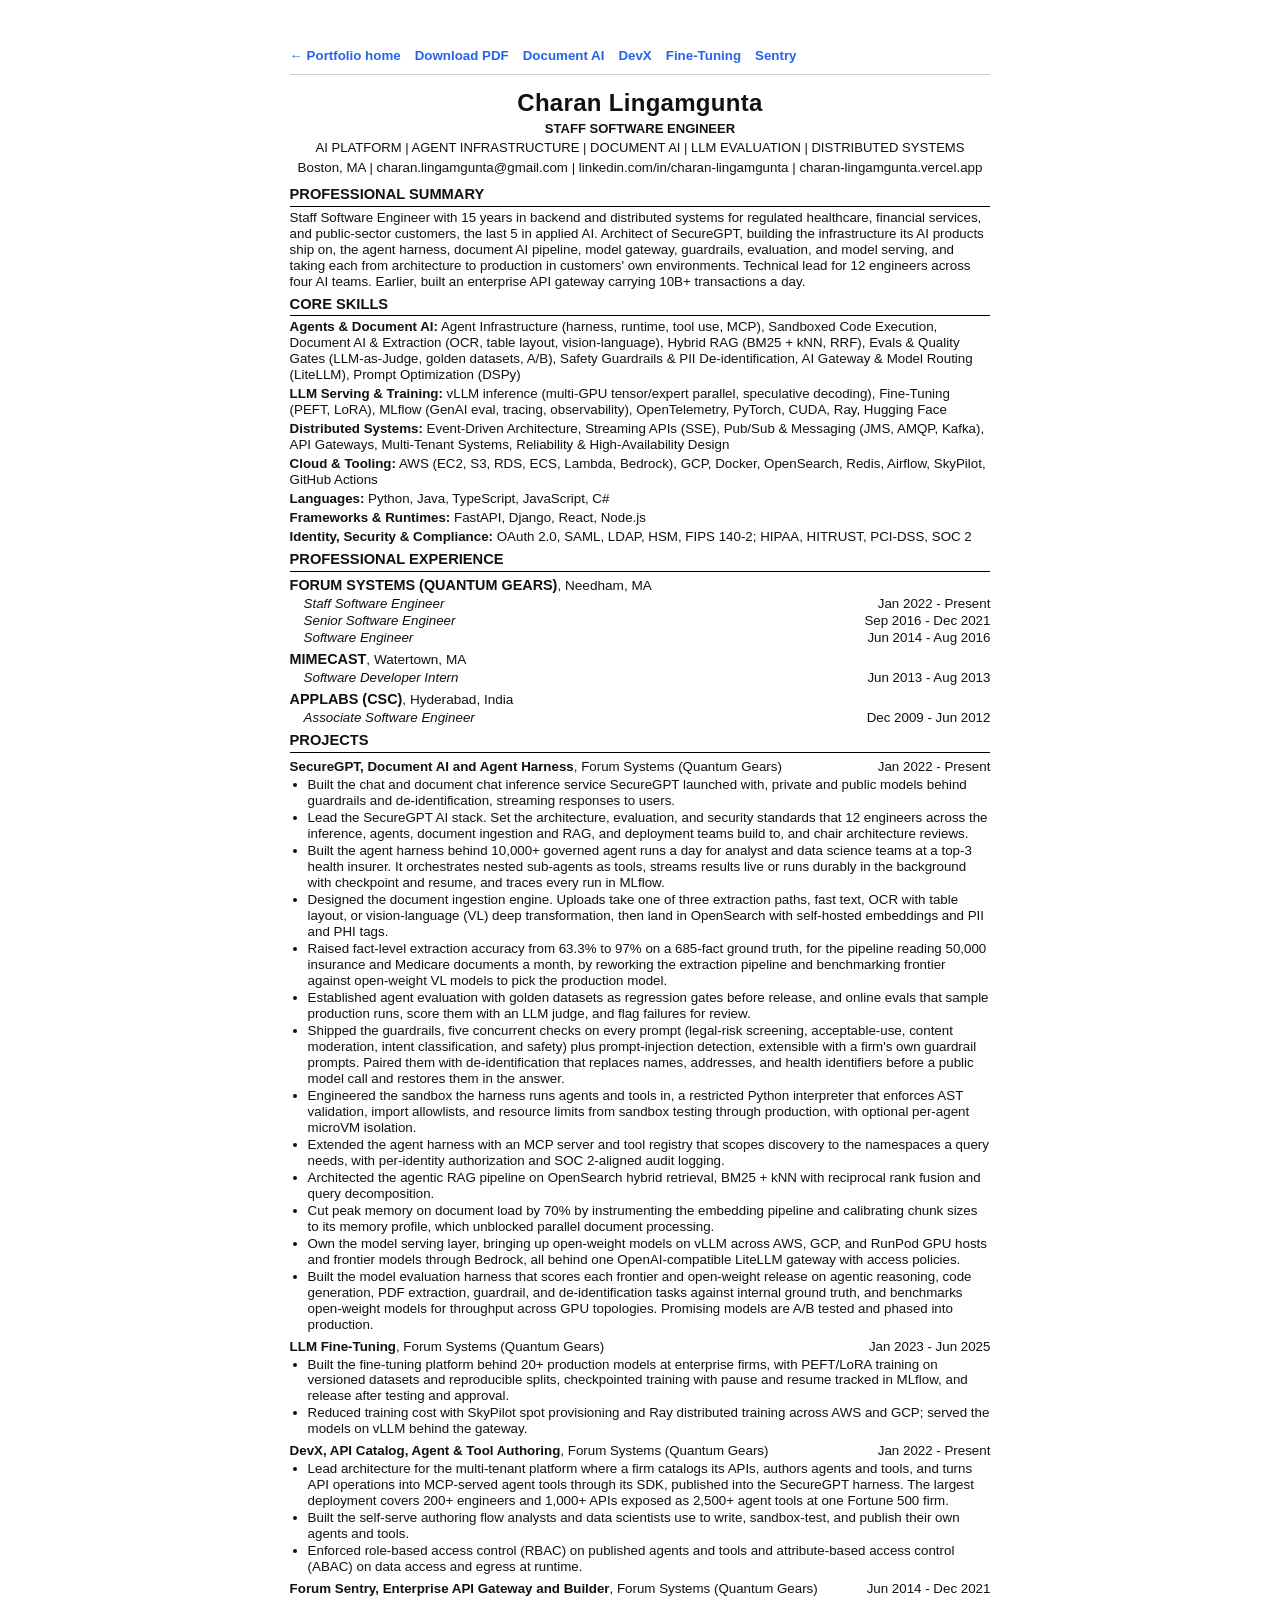
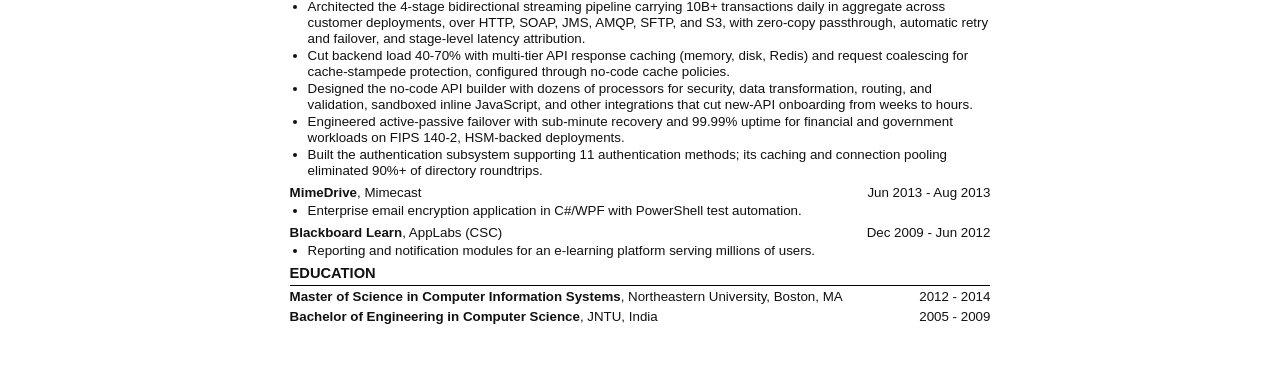
<file: resume.html>
<!DOCTYPE html>
<html lang="en">
<head>
    <meta charset="UTF-8">
    <meta name="robots" content="noindex, nofollow">
    <meta name="viewport" content="width=device-width, initial-scale=1.0">
    <title>Resume | Charan Lingamgunta</title>
    <style>
        .sitenav {
            display: flex;
            flex-wrap: wrap;
            gap: 14px;
            font-size: 10pt;
            padding-bottom: 10px;
            margin-bottom: 14px;
            border-bottom: 1px solid #ccc;
        }
        .sitenav a {
            color: #2563eb;
            text-decoration: none;
            font-weight: bold;
        }

        * {
            box-sizing: border-box;
            margin: 0;
            padding: 0;
        }

        body {
            font-family: Arial, Helvetica, sans-serif;
            font-size: 10pt;
            line-height: 1.2;
            color: #111;
            max-width: 8.5in;
            margin: 0 auto;
            padding: 0.5in 0.6in;
        }

        h1 {
            font-size: 18pt;
            text-align: center;
            margin-bottom: 3px;
            letter-spacing: 0.3px;
        }

        .headline {
            text-align: center;
            font-size: 9.8pt;
            font-weight: bold;
            text-transform: uppercase;
            margin-bottom: 4px;
        }
        .headline.tagline {
            font-weight: normal;
        }

        .contact {
            text-align: center;
            font-size: 10pt;
            margin-bottom: 10px;
        }

        .contact a {
            color: #111;
            text-decoration: none;
        }

        h2 {
            font-size: 11pt;
            font-weight: bold;
            text-transform: uppercase;
            border-bottom: 1px solid #000;
            padding-bottom: 2px;
            margin-top: 6px;
            margin-bottom: 3px;
        }

        p {
            margin-bottom: 4px;
        }

        ul {
            margin-left: 18px;
            margin-bottom: 4px;
        }

        li {
            margin-bottom: 1px;
        }

        .skills-list {
            list-style-type: none;
            margin-left: 0;
        }

        .skills-list li {
            margin-bottom: 3px;
        }

        .job-header,
        .platform-header,
        .edu-row {
            display: flex;
            justify-content: space-between;
            align-items: baseline;
            gap: 12px;
        }
        .edu-row > div:last-child { white-space: nowrap; padding-left: 12px; }

        .job-header {
            margin-top: 6px;
            margin-bottom: 3px;
        }

        .platform-header {
            margin-top: 6px;
            margin-bottom: 2px;
        }
        .job-header .title {
            font-weight: normal;
            font-style: italic;
        }
        .job-header .date {
            font-weight: normal;
        }
        .job-header {
            margin-left: 14px;
        }

        .title {
            font-weight: bold;
        }

        .date {
            font-size: 10pt;
            white-space: nowrap;
        }

        .role-scope {
            margin-bottom: 4px;
        }
        .platform-header .employer {
            font-weight: normal;
            white-space: nowrap;
        }
        .earlier {
            margin-top: 3px;
            margin-bottom: 1px;
        }
        .platform-header,
        .company-header,
        .job-header {
            break-after: avoid;
        }

        .company-header {
            display: flex;
            justify-content: space-between;
            align-items: baseline;
            gap: 12px;
            font-size: 10.8pt;
            margin-top: 5px;
            margin-bottom: 1px;
        }
        .company-header .name {
            font-weight: bold;
            text-transform: uppercase;
        }
        .company-header .place {
            text-transform: none;
        }
        .company-header .place {
            font-size: 10.2pt;
            font-weight: normal;
        }

        @media print {
            .sitenav { display: none; }
            body {
                padding: 0;
            }

            @page {
                margin: 0.4in 0.55in;
            }
        }
    </style>
</head>
<body>
    <nav class="sitenav">
        <a href="index.html">&#8592; Portfolio home</a>
        <a href="resume.pdf">Download PDF</a>
        <a href="document-ai.html">Document AI</a>
        <a href="devx.html">DevX</a>
        <a href="finetuning.html">Fine-Tuning</a>
        <a href="sentry.html">Sentry</a>
    </nav>

    <h1>Charan Lingamgunta</h1>
    <div class="headline">Staff Software Engineer</div>
    <div class="headline tagline">AI Platform | Agent Infrastructure | Document AI | LLM Evaluation | Distributed Systems</div>
    <div class="contact">
        Boston, MA | charan.lingamgunta@gmail.com |
        <a href="https://linkedin.com/in/charan-lingamgunta">linkedin.com/in/charan-lingamgunta</a> |
        <a href="https://charan-lingamgunta.vercel.app/">charan-lingamgunta.vercel.app</a>
    </div>

    <h2>Professional Summary</h2>
    <p>
        Staff Software Engineer with 15 years in backend and distributed systems for regulated healthcare, financial services, and public-sector customers, the last 5 in applied AI. Architect of SecureGPT, building the infrastructure its AI products ship on, the agent harness, document AI pipeline, model gateway, guardrails, evaluation, and model serving, and taking each from architecture to production in customers' own environments. Technical lead for 12 engineers across four AI teams. Earlier, built an enterprise API gateway carrying 10B+ transactions a day.
    </p>

    <h2>Core Skills</h2>
    <ul class="skills-list">
        <li><strong>Agents &amp; Document AI:</strong> Agent Infrastructure (harness, runtime, tool use, MCP), Sandboxed Code Execution, Document AI &amp; Extraction (OCR, table layout, vision-language), Hybrid RAG (BM25 + kNN, RRF), Evals &amp; Quality Gates (LLM-as-Judge, golden datasets, A/B), Safety Guardrails &amp; PII De-identification, AI Gateway &amp; Model Routing (LiteLLM), Prompt Optimization (DSPy)</li>
        <li><strong>LLM Serving &amp; Training:</strong> vLLM inference (multi-GPU tensor/expert parallel, speculative decoding), Fine-Tuning (PEFT, LoRA), MLflow (GenAI eval, tracing, observability), OpenTelemetry, PyTorch, CUDA, Ray, Hugging Face</li>
        <li><strong>Distributed Systems:</strong> Event-Driven Architecture, Streaming APIs (SSE), Pub/Sub &amp; Messaging (JMS, AMQP, Kafka), API Gateways, Multi-Tenant Systems, Reliability &amp; High-Availability Design</li>
        <li><strong>Cloud &amp; Tooling:</strong> AWS (EC2, S3, RDS, ECS, Lambda, Bedrock), GCP, Docker, OpenSearch, Redis, Airflow, SkyPilot, GitHub Actions</li>
        <li><strong>Languages:</strong> Python, Java, TypeScript, JavaScript, C#</li>
        <li><strong>Frameworks &amp; Runtimes:</strong> FastAPI, Django, React, Node.js</li>
        <li><strong>Identity, Security &amp; Compliance:</strong> OAuth 2.0, SAML, LDAP, HSM, FIPS 140-2; HIPAA, HITRUST, PCI-DSS, SOC 2</li>
    </ul>

    <h2>Professional Experience</h2>

    <div class="company-header">
        <div class="name">Forum Systems (Quantum Gears)<span class="place">, Needham, MA</span></div>
    </div>
    <div class="job-header" style="margin-top: 2px; margin-bottom: 1px;">
        <div class="title">Staff Software Engineer</div>
        <div class="date">Jan 2022 - Present</div>
    </div>
    <div class="job-header" style="margin-top: 0; margin-bottom: 1px;">
        <div class="title">Senior Software Engineer</div>
        <div class="date">Sep 2016 - Dec 2021</div>
    </div>
    <div class="job-header" style="margin-top: 0; margin-bottom: 1px;">
        <div class="title">Software Engineer</div>
        <div class="date">Jun 2014 - Aug 2016</div>
    </div>
    <div class="company-header">
        <div class="name">Mimecast<span class="place">, Watertown, MA</span></div>
    </div>
    <div class="job-header" style="margin-top: 2px; margin-bottom: 1px;">
        <div class="title">Software Developer Intern</div>
        <div class="date">Jun 2013 - Aug 2013</div>
    </div>
    <div class="company-header">
        <div class="name">AppLabs (CSC)<span class="place">, Hyderabad, India</span></div>
    </div>
    <div class="job-header" style="margin-top: 2px; margin-bottom: 1px;">
        <div class="title">Associate Software Engineer</div>
        <div class="date">Dec 2009 - Jun 2012</div>
    </div>

    <h2>Projects</h2>

    <div class="platform-header">
        <div class="title">SecureGPT, Document AI and Agent Harness<span class="employer">, Forum Systems (Quantum Gears)</span></div>
        <div class="date">Jan 2022 - Present</div>
    </div>
    <ul>
        <li>Built the chat and document chat inference service SecureGPT launched with, private and public models behind guardrails and de-identification, streaming responses to users.</li>
        <li>Lead the SecureGPT AI stack. Set the architecture, evaluation, and security standards that 12 engineers across the inference, agents, document ingestion and RAG, and deployment teams build to, and chair architecture reviews.</li>
        <li>Built the agent harness behind 10,000+ governed agent runs a day for analyst and data science teams at a top-3 health insurer. It orchestrates nested sub-agents as tools, streams results live or runs durably in the background with checkpoint and resume, and traces every run in MLflow.</li>
        <li>Designed the document ingestion engine. Uploads take one of three extraction paths, fast text, OCR with table layout, or vision-language (VL) deep transformation, then land in OpenSearch with self-hosted embeddings and PII and PHI tags.</li>
        <li>Raised fact-level extraction accuracy from 63.3% to 97% on a 685-fact ground truth, for the pipeline reading 50,000 insurance and Medicare documents a month, by reworking the extraction pipeline and benchmarking frontier against open-weight VL models to pick the production model.</li>
        <li>Established agent evaluation with golden datasets as regression gates before release, and online evals that sample production runs, score them with an LLM judge, and flag failures for review.</li>
        <li>Shipped the guardrails, five concurrent checks on every prompt (legal-risk screening, acceptable-use, content moderation, intent classification, and safety) plus prompt-injection detection, extensible with a firm's own guardrail prompts. Paired them with de-identification that replaces names, addresses, and health identifiers before a public model call and restores them in the answer.</li>
        <li>Engineered the sandbox the harness runs agents and tools in, a restricted Python interpreter that enforces AST validation, import allowlists, and resource limits from sandbox testing through production, with optional per-agent microVM isolation.</li>
        <li>Extended the agent harness with an MCP server and tool registry that scopes discovery to the namespaces a query needs, with per-identity authorization and SOC 2-aligned audit logging.</li>
        <li>Architected the agentic RAG pipeline on OpenSearch hybrid retrieval, BM25 + kNN with reciprocal rank fusion and query decomposition.</li>
        <li>Cut peak memory on document load by 70% by instrumenting the embedding pipeline and calibrating chunk sizes to its memory profile, which unblocked parallel document processing.</li>
        <li>Own the model serving layer, bringing up open-weight models on vLLM across AWS, GCP, and RunPod GPU hosts and frontier models through Bedrock, all behind one OpenAI-compatible LiteLLM gateway with access policies.</li>
        <li>Built the model evaluation harness that scores each frontier and open-weight release on agentic reasoning, code generation, PDF extraction, guardrail, and de-identification tasks against internal ground truth, and benchmarks open-weight models for throughput across GPU topologies. Promising models are A/B tested and phased into production.</li>
    </ul>

    <div class="platform-header">
        <div class="title">LLM Fine-Tuning<span class="employer">, Forum Systems (Quantum Gears)</span></div>
        <div class="date">Jan 2023 - Jun 2025</div>
    </div>
    <ul>
        <li>Built the fine-tuning platform behind 20+ production models at enterprise firms, with PEFT/LoRA training on versioned datasets and reproducible splits, checkpointed training with pause and resume tracked in MLflow, and release after testing and approval.</li>
        <li>Reduced training cost with SkyPilot spot provisioning and Ray distributed training across AWS and GCP; served the models on vLLM behind the gateway.</li>
    </ul>

    <div class="platform-header">
        <div class="title">DevX, API Catalog, Agent &amp; Tool Authoring<span class="employer">, Forum Systems (Quantum Gears)</span></div>
        <div class="date">Jan 2022 - Present</div>
    </div>
    <ul>
        <li>Lead architecture for the multi-tenant platform where a firm catalogs its APIs, authors agents and tools, and turns API operations into MCP-served agent tools through its SDK, published into the SecureGPT harness. The largest deployment covers 200+ engineers and 1,000+ APIs exposed as 2,500+ agent tools at one Fortune 500 firm.</li>
        <li>Built the self-serve authoring flow analysts and data scientists use to write, sandbox-test, and publish their own agents and tools.</li>
        <li>Enforced role-based access control (RBAC) on published agents and tools and attribute-based access control (ABAC) on data access and egress at runtime.</li>
    </ul>

    <div class="platform-header">
        <div class="title">Forum Sentry, Enterprise API Gateway and Builder<span class="employer">, Forum Systems (Quantum Gears)</span></div>
        <div class="date">Jun 2014 - Dec 2021</div>
    </div>
    <ul>
        <li>Architected the 4-stage bidirectional streaming pipeline carrying 10B+ transactions daily in aggregate across customer deployments, over HTTP, SOAP, JMS, AMQP, SFTP, and S3, with zero-copy passthrough, automatic retry and failover, and stage-level latency attribution.</li>
        <li>Cut backend load 40-70% with multi-tier API response caching (memory, disk, Redis) and request coalescing for cache-stampede protection, configured through no-code cache policies.</li>
        <li>Designed the no-code API builder with dozens of processors for security, data transformation, routing, and validation, sandboxed inline JavaScript, and other integrations that cut new-API onboarding from weeks to hours.</li>
        <li>Engineered active-passive failover with sub-minute recovery and 99.99% uptime for financial and government workloads on FIPS 140-2, HSM-backed deployments.</li>
        <li>Built the authentication subsystem supporting 11 authentication methods; its caching and connection pooling eliminated 90%+ of directory roundtrips.</li>
    </ul>

    <div class="platform-header">
        <div class="title">MimeDrive<span class="employer">, Mimecast</span></div>
        <div class="date">Jun 2013 - Aug 2013</div>
    </div>
    <ul>
        <li>Enterprise email encryption application in C#/WPF with PowerShell test automation.</li>
    </ul>

    <div class="platform-header">
        <div class="title">Blackboard Learn<span class="employer">, AppLabs (CSC)</span></div>
        <div class="date">Dec 2009 - Jun 2012</div>
    </div>
    <ul>
        <li>Reporting and notification modules for an e-learning platform serving millions of users.</li>
    </ul>

    <h2>Education</h2>
    <div class="edu-row">
        <div><strong>Master of Science in Computer Information Systems</strong>, Northeastern University, Boston, MA</div>
        <div>2012 - 2014</div>
    </div>
    <div class="edu-row" style="margin-top: 4px;">
        <div><strong>Bachelor of Engineering in Computer Science</strong>, JNTU, India</div>
        <div>2005 - 2009</div>
    </div>
</body>
</html>
</file>
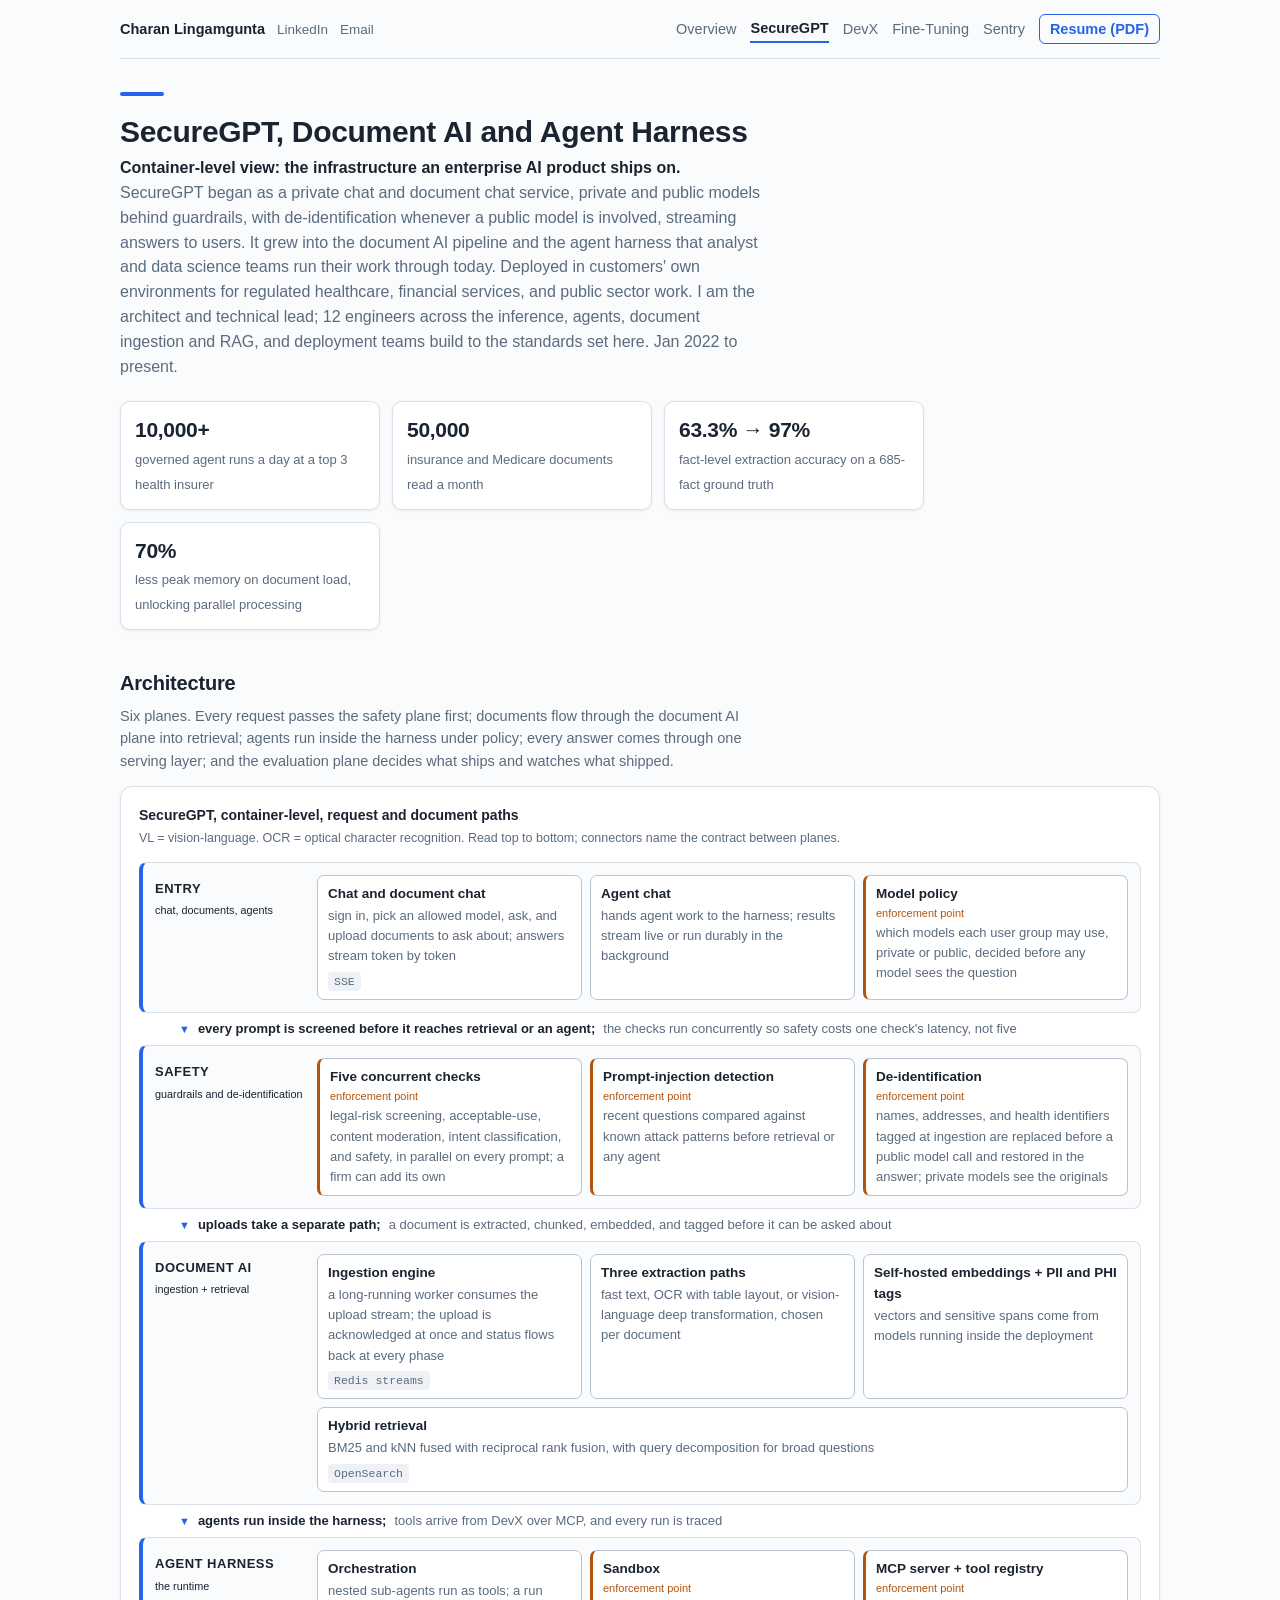
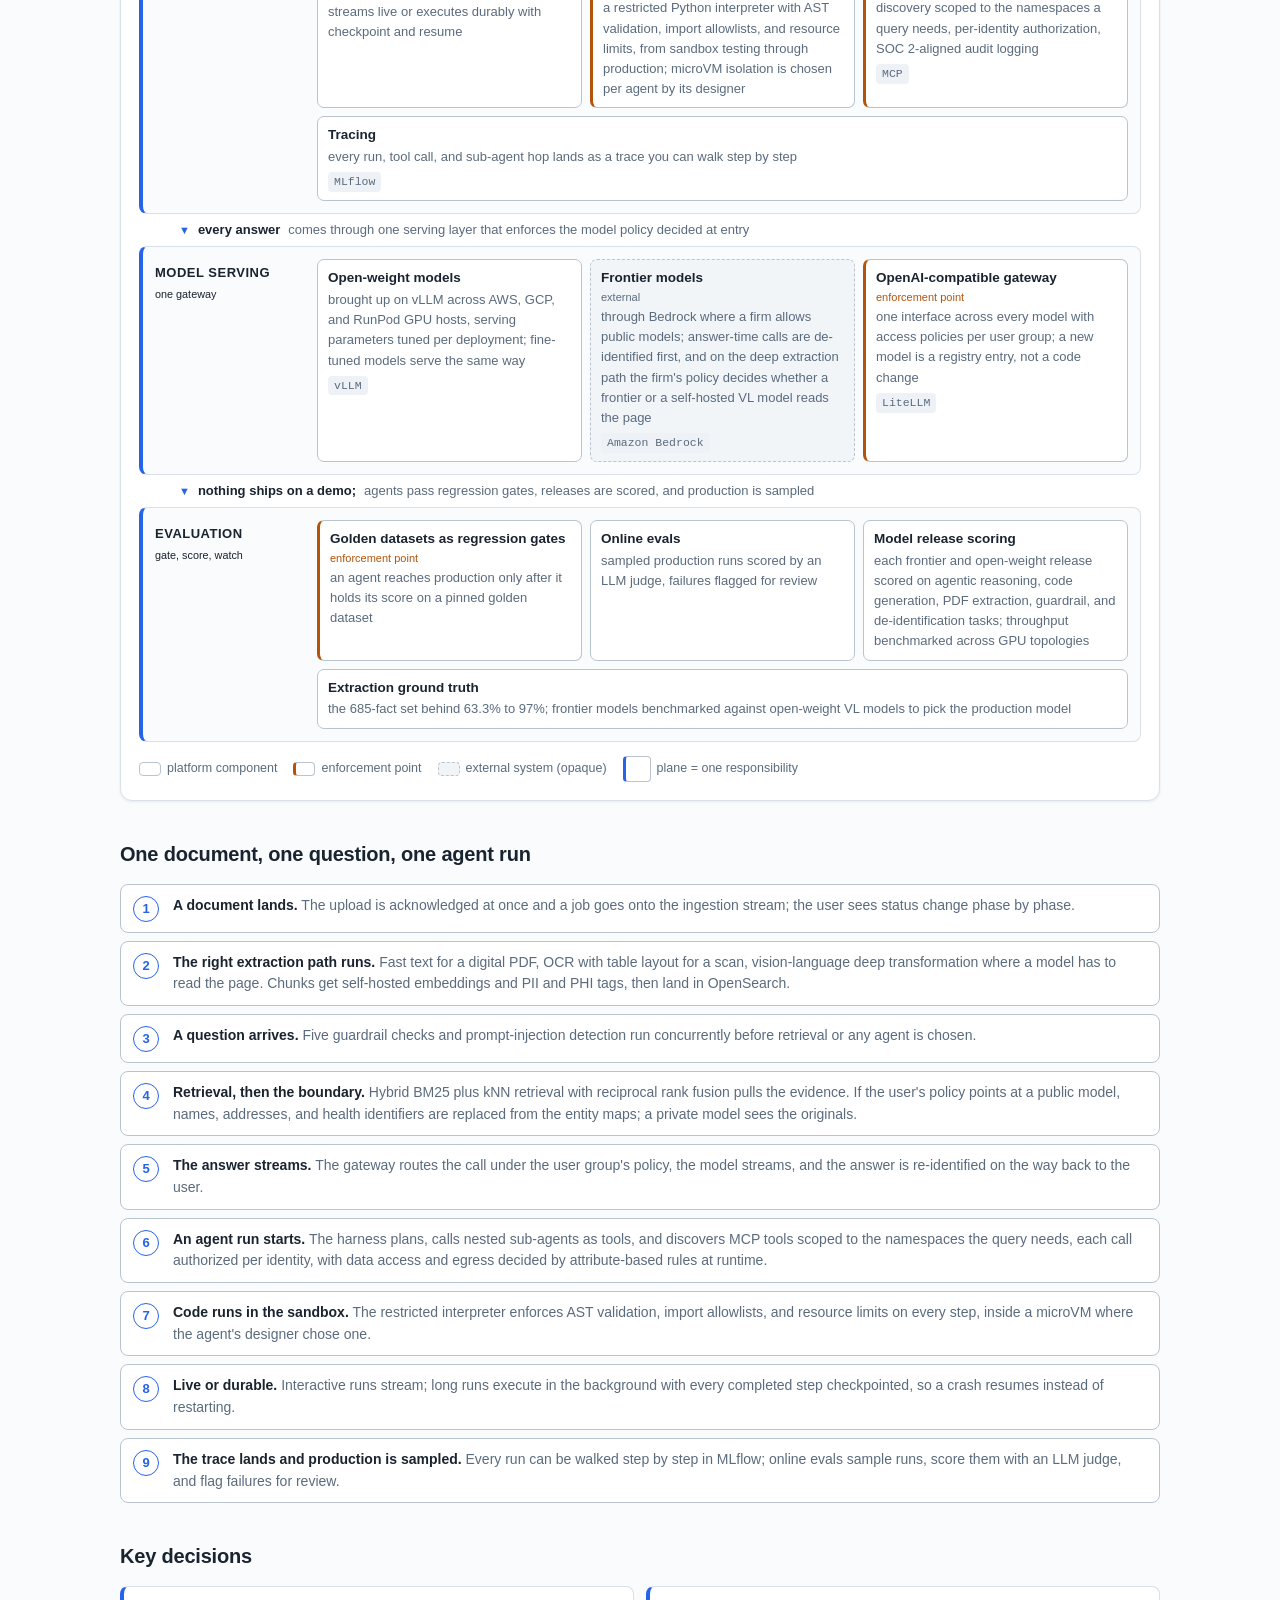
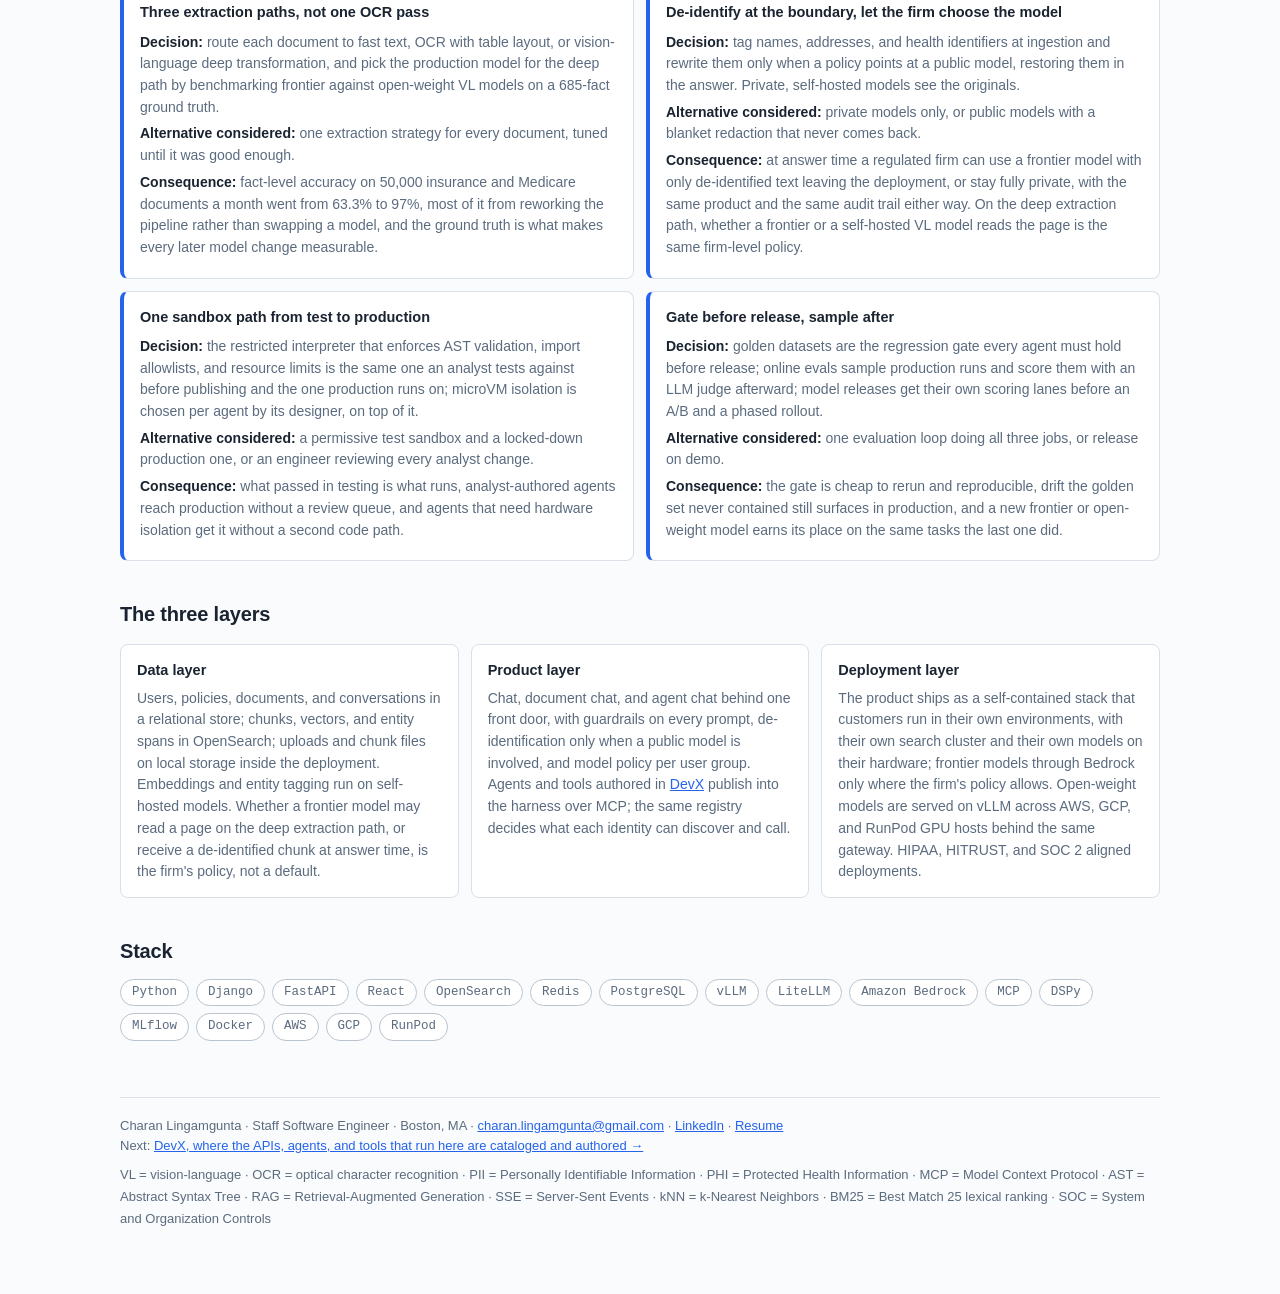
<file: securegpt.html>
<!DOCTYPE html>
<html lang="en">
<head>
<meta charset="UTF-8">
<meta name="viewport" content="width=device-width, initial-scale=1.0">
<title>SecureGPT Architecture | Charan Lingamgunta</title>
<meta name="description" content="SecureGPT, document AI and agent harness: three-path document extraction into hybrid retrieval, guardrails on every prompt and de-identification before public model calls, a sandboxed agent runtime with an MCP tool registry, model serving on vLLM and Bedrock behind one gateway, and evaluation gates on agents and model releases.">
<link rel="icon" href="data:image/svg+xml,<svg xmlns='http://www.w3.org/2000/svg' viewBox='0 0 100 100'><rect width='100' height='100' rx='20' fill='%232563eb'/><text x='50' y='68' font-size='52' text-anchor='middle' fill='white' font-family='Arial'>CL</text></svg>">
<link rel="stylesheet" href="style.css">
</head>
<body class="p-securegpt">
<div class="wrap">

<nav class="nav">
  <span class="namegroup">
    <a class="home" href="index.html">Charan Lingamgunta</a>
    <a class="contact" href="https://linkedin.com/in/charan-lingamgunta">LinkedIn</a>
    <button class="copybtn" type="button" onclick="navigator.clipboard.writeText('charan.lingamgunta@gmail.com');this.textContent='Copied';this.classList.add('done');setTimeout(()=>{this.textContent='Email';this.classList.remove('done');},1200)">Email</button>
  </span>
  <a href="index.html">Overview</a>
  <a class="active" href="securegpt.html">SecureGPT</a>
  <a href="devx.html">DevX</a>
  <a href="finetuning.html">Fine-Tuning</a>
  <a href="sentry.html">Sentry</a>
  <a class="cta" href="resume.pdf">Resume (PDF)</a>
</nav>

<header class="pagehead">
  <span class="accentbar"></span>
  <h1>SecureGPT, Document AI and Agent Harness</h1>
  <p class="scope">
    <strong>Container-level view: the infrastructure an enterprise AI product ships on.</strong>
    SecureGPT began as a private chat and document chat service, private and public models behind guardrails, with
    de-identification whenever a public model is involved, streaming answers to users. It grew into the document AI pipeline and the agent harness
    that analyst and data science teams run their work through today. Deployed in customers' own environments
    for regulated healthcare, financial services, and public sector work. I am the architect and technical lead;
    12 engineers across the inference, agents, document ingestion and RAG, and deployment teams build to the
    standards set here. Jan 2022 to present.
  </p>
</header>

<section class="metrics">
  <div class="metric"><b>10,000+</b><span>governed agent runs a day at a top&nbsp;3 health insurer</span></div>
  <div class="metric"><b>50,000</b><span>insurance and Medicare documents read a month</span></div>
  <div class="metric"><b>63.3% &#8594; 97%</b><span>fact-level extraction accuracy on a 685-fact ground truth</span></div>
  <div class="metric"><b>70%</b><span>less peak memory on document load, unlocking parallel processing</span></div>
</section>

<h2 class="sec">Architecture</h2>
<p class="secnote">
  Six planes. Every request passes the safety plane first; documents flow through the document AI plane into
  retrieval; agents run inside the harness under policy; every answer comes through one serving layer; and the
  evaluation plane decides what ships and watches what shipped.
</p>

<div class="arch">
  <div class="dtitle">SecureGPT, container-level, request and document paths</div>
  <div class="dsub">VL = vision-language. OCR = optical character recognition. Read top to bottom; connectors name the contract between planes.</div>

  <div class="plane">
    <div class="plabel">Entry<small>chat, documents, agents</small></div>
    <div class="pboxes">
      <div class="box"><b>Chat and document chat</b><span class="role">sign in, pick an allowed model, ask, and upload documents to ask about; answers stream token by token</span><span class="tech">SSE</span></div>
      <div class="box"><b>Agent chat</b><span class="role">hands agent work to the harness; results stream live or run durably in the background</span></div>
      <div class="box gate"><b>Model policy</b><span class="role">which models each user group may use, private or public, decided before any model sees the question</span></div>
    </div>
  </div>

  <div class="conn"><em>every prompt is screened before it reaches retrieval or an agent;</em> the checks run concurrently so safety costs one check's latency, not five</div>

  <div class="plane">
    <div class="plabel">Safety<small>guardrails and de&#8209;identification</small></div>
    <div class="pboxes">
      <div class="box gate"><b>Five concurrent checks</b><span class="role">legal-risk screening, acceptable-use, content moderation, intent classification, and safety, in parallel on every prompt; a firm can add its own</span></div>
      <div class="box gate"><b>Prompt-injection detection</b><span class="role">recent questions compared against known attack patterns before retrieval or any agent</span></div>
      <div class="box gate"><b>De-identification</b><span class="role">names, addresses, and health identifiers tagged at ingestion are replaced before a public model call and restored in the answer; private models see the originals</span></div>
    </div>
  </div>

  <div class="conn"><em>uploads take a separate path;</em> a document is extracted, chunked, embedded, and tagged before it can be asked about</div>

  <div class="plane">
    <div class="plabel">Document AI<small>ingestion + retrieval</small></div>
    <div class="pboxes">
      <div class="box"><b>Ingestion engine</b><span class="role">a long-running worker consumes the upload stream; the upload is acknowledged at once and status flows back at every phase</span><span class="tech">Redis streams</span></div>
      <div class="box"><b>Three extraction paths</b><span class="role">fast text, OCR with table layout, or vision-language deep transformation, chosen per document</span></div>
      <div class="box"><b>Self-hosted embeddings + PII and PHI tags</b><span class="role">vectors and sensitive spans come from models running inside the deployment</span></div>
      <div class="box"><b>Hybrid retrieval</b><span class="role">BM25 and kNN fused with reciprocal rank fusion, with query decomposition for broad questions</span><span class="tech">OpenSearch</span></div>
    </div>
  </div>

  <div class="conn"><em>agents run inside the harness;</em> tools arrive from DevX over MCP, and every run is traced</div>

  <div class="plane">
    <div class="plabel">Agent harness<small>the runtime</small></div>
    <div class="pboxes">
      <div class="box"><b>Orchestration</b><span class="role">nested sub-agents run as tools; a run streams live or executes durably with checkpoint and resume</span></div>
      <div class="box gate"><b>Sandbox</b><span class="role">a restricted Python interpreter with AST validation, import allowlists, and resource limits, from sandbox testing through production; microVM isolation is chosen per agent by its designer</span></div>
      <div class="box gate"><b>MCP server + tool registry</b><span class="role">discovery scoped to the namespaces a query needs, per-identity authorization, SOC 2-aligned audit logging</span><span class="tech">MCP</span></div>
      <div class="box"><b>Tracing</b><span class="role">every run, tool call, and sub-agent hop lands as a trace you can walk step by step</span><span class="tech">MLflow</span></div>
    </div>
  </div>

  <div class="conn"><em>every answer</em> comes through one serving layer that enforces the model policy decided at entry</div>

  <div class="plane">
    <div class="plabel">Model serving<small>one gateway</small></div>
    <div class="pboxes">
      <div class="box"><b>Open-weight models</b><span class="role">brought up on vLLM across AWS, GCP, and RunPod GPU hosts, serving parameters tuned per deployment; fine-tuned models serve the same way</span><span class="tech">vLLM</span></div>
      <div class="box ext"><b>Frontier models</b><span class="role">through Bedrock where a firm allows public models; answer-time calls are de-identified first, and on the deep extraction path the firm's policy decides whether a frontier or a self-hosted VL model reads the page</span><span class="tech">Amazon Bedrock</span></div>
      <div class="box gate"><b>OpenAI-compatible gateway</b><span class="role">one interface across every model with access policies per user group; a new model is a registry entry, not a code change</span><span class="tech">LiteLLM</span></div>
    </div>
  </div>

  <div class="conn"><em>nothing ships on a demo;</em> agents pass regression gates, releases are scored, and production is sampled</div>

  <div class="plane">
    <div class="plabel">Evaluation<small>gate, score, watch</small></div>
    <div class="pboxes">
      <div class="box gate"><b>Golden datasets as regression gates</b><span class="role">an agent reaches production only after it holds its score on a pinned golden dataset</span></div>
      <div class="box"><b>Online evals</b><span class="role">sampled production runs scored by an LLM judge, failures flagged for review</span></div>
      <div class="box"><b>Model release scoring</b><span class="role">each frontier and open-weight release scored on agentic reasoning, code generation, PDF extraction, guardrail, and de-identification tasks; throughput benchmarked across GPU topologies</span></div>
      <div class="box"><b>Extraction ground truth</b><span class="role">the 685-fact set behind 63.3% to 97%; frontier models benchmarked against open-weight VL models to pick the production model</span></div>
    </div>
  </div>

  <div class="legend">
    <span class="k"><span class="sw"></span> platform component</span>
    <span class="k"><span class="sw gate"></span> enforcement point</span>
    <span class="k"><span class="sw ext"></span> external system (opaque)</span>
    <span class="k"><span class="sw plane"></span> plane = one responsibility</span>
  </div>
</div>

<h2 class="sec">One document, one question, one agent run</h2>
<ol class="flow">
  <li><span><b>A document lands.</b> <span class="via">The upload is acknowledged at once and a job goes onto the ingestion stream; the user sees status change phase by phase.</span></span></li>
  <li><span><b>The right extraction path runs.</b> <span class="via">Fast text for a digital PDF, OCR with table layout for a scan, vision-language deep transformation where a model has to read the page. Chunks get self-hosted embeddings and PII and PHI tags, then land in OpenSearch.</span></span></li>
  <li><span><b>A question arrives.</b> <span class="via">Five guardrail checks and prompt-injection detection run concurrently before retrieval or any agent is chosen.</span></span></li>
  <li><span><b>Retrieval, then the boundary.</b> <span class="via">Hybrid BM25 plus kNN retrieval with reciprocal rank fusion pulls the evidence. If the user's policy points at a public model, names, addresses, and health identifiers are replaced from the entity maps; a private model sees the originals.</span></span></li>
  <li><span><b>The answer streams.</b> <span class="via">The gateway routes the call under the user group's policy, the model streams, and the answer is re-identified on the way back to the user.</span></span></li>
  <li><span><b>An agent run starts.</b> <span class="via">The harness plans, calls nested sub-agents as tools, and discovers MCP tools scoped to the namespaces the query needs, each call authorized per identity, with data access and egress decided by attribute-based rules at runtime.</span></span></li>
  <li><span><b>Code runs in the sandbox.</b> <span class="via">The restricted interpreter enforces AST validation, import allowlists, and resource limits on every step, inside a microVM where the agent's designer chose one.</span></span></li>
  <li><span><b>Live or durable.</b> <span class="via">Interactive runs stream; long runs execute in the background with every completed step checkpointed, so a crash resumes instead of restarting.</span></span></li>
  <li><span><b>The trace lands and production is sampled.</b> <span class="via">Every run can be walked step by step in MLflow; online evals sample runs, score them with an LLM judge, and flag failures for review.</span></span></li>
</ol>

<h2 class="sec">Key decisions</h2>
<div class="decisions">
  <div class="decision">
    <h3>Three extraction paths, not one OCR pass</h3>
    <p><b>Decision:</b> route each document to fast text, OCR with table layout, or vision-language deep transformation, and pick the production model for the deep path by benchmarking frontier against open-weight VL models on a 685-fact ground truth.</p>
    <p><b>Alternative considered:</b> one extraction strategy for every document, tuned until it was good enough.</p>
    <p><b>Consequence:</b> fact-level accuracy on 50,000 insurance and Medicare documents a month went from 63.3% to 97%, most of it from reworking the pipeline rather than swapping a model, and the ground truth is what makes every later model change measurable.</p>
  </div>
  <div class="decision">
    <h3>De-identify at the boundary, let the firm choose the model</h3>
    <p><b>Decision:</b> tag names, addresses, and health identifiers at ingestion and rewrite them only when a policy points at a public model, restoring them in the answer. Private, self-hosted models see the originals.</p>
    <p><b>Alternative considered:</b> private models only, or public models with a blanket redaction that never comes back.</p>
    <p><b>Consequence:</b> at answer time a regulated firm can use a frontier model with only de-identified text leaving the deployment, or stay fully private, with the same product and the same audit trail either way. On the deep extraction path, whether a frontier or a self-hosted VL model reads the page is the same firm-level policy.</p>
  </div>
  <div class="decision">
    <h3>One sandbox path from test to production</h3>
    <p><b>Decision:</b> the restricted interpreter that enforces AST validation, import allowlists, and resource limits is the same one an analyst tests against before publishing and the one production runs on; microVM isolation is chosen per agent by its designer, on top of it.</p>
    <p><b>Alternative considered:</b> a permissive test sandbox and a locked-down production one, or an engineer reviewing every analyst change.</p>
    <p><b>Consequence:</b> what passed in testing is what runs, analyst-authored agents reach production without a review queue, and agents that need hardware isolation get it without a second code path.</p>
  </div>
  <div class="decision">
    <h3>Gate before release, sample after</h3>
    <p><b>Decision:</b> golden datasets are the regression gate every agent must hold before release; online evals sample production runs and score them with an LLM judge afterward; model releases get their own scoring lanes before an A/B and a phased rollout.</p>
    <p><b>Alternative considered:</b> one evaluation loop doing all three jobs, or release on demo.</p>
    <p><b>Consequence:</b> the gate is cheap to rerun and reproducible, drift the golden set never contained still surfaces in production, and a new frontier or open-weight model earns its place on the same tasks the last one did.</p>
  </div>
</div>

<h2 class="sec">The three layers</h2>
<div class="layers">
  <div class="layer"><h3>Data layer</h3><p>Users, policies, documents, and conversations in a relational store; chunks, vectors, and entity spans in OpenSearch; uploads and chunk files on local storage inside the deployment. Embeddings and entity tagging run on self-hosted models. Whether a frontier model may read a page on the deep extraction path, or receive a de-identified chunk at answer time, is the firm's policy, not a default.</p></div>
  <div class="layer"><h3>Product layer</h3><p>Chat, document chat, and agent chat behind one front door, with guardrails on every prompt, de-identification only when a public model is involved, and model policy per user group. Agents and tools authored in <a href="devx.html">DevX</a> publish into the harness over MCP; the same registry decides what each identity can discover and call.</p></div>
  <div class="layer"><h3>Deployment layer</h3><p>The product ships as a self-contained stack that customers run in their own environments, with their own search cluster and their own models on their hardware; frontier models through Bedrock only where the firm's policy allows. Open-weight models are served on vLLM across AWS, GCP, and RunPod GPU hosts behind the same gateway. HIPAA, HITRUST, and SOC 2 aligned deployments.</p></div>
</div>

<h2 class="sec">Stack</h2>
<div class="chips">
  <span class="chip">Python</span><span class="chip">Django</span><span class="chip">FastAPI</span><span class="chip">React</span>
  <span class="chip">OpenSearch</span><span class="chip">Redis</span><span class="chip">PostgreSQL</span>
  <span class="chip">vLLM</span><span class="chip">LiteLLM</span><span class="chip">Amazon Bedrock</span><span class="chip">MCP</span><span class="chip">DSPy</span>
  <span class="chip">MLflow</span><span class="chip">Docker</span><span class="chip">AWS</span><span class="chip">GCP</span><span class="chip">RunPod</span>
</div>

<footer class="foot">
  <div>Charan Lingamgunta &#183; Staff Software Engineer &#183; Boston, MA &#183; <a href="mailto:charan.lingamgunta@gmail.com">charan.lingamgunta@gmail.com</a> &#183; <a href="https://linkedin.com/in/charan-lingamgunta">LinkedIn</a> &#183; <a href="resume.pdf">Resume</a></div>
  <div>Next: <a href="devx.html">DevX, where the APIs, agents, and tools that run here are cataloged and authored &#8594;</a></div>
  <div class="terms">
    VL = vision-language &#183; OCR = optical character recognition &#183; PII = Personally Identifiable Information &#183;
    PHI = Protected Health Information &#183; MCP = Model Context Protocol &#183; AST = Abstract Syntax Tree &#183;
    RAG = Retrieval-Augmented Generation &#183; SSE = Server-Sent Events &#183; kNN = k-Nearest Neighbors &#183;
    BM25 = Best Match 25 lexical ranking &#183; SOC = System and Organization Controls
  </div>
</footer>

</div>
</body>
</html>
</file>
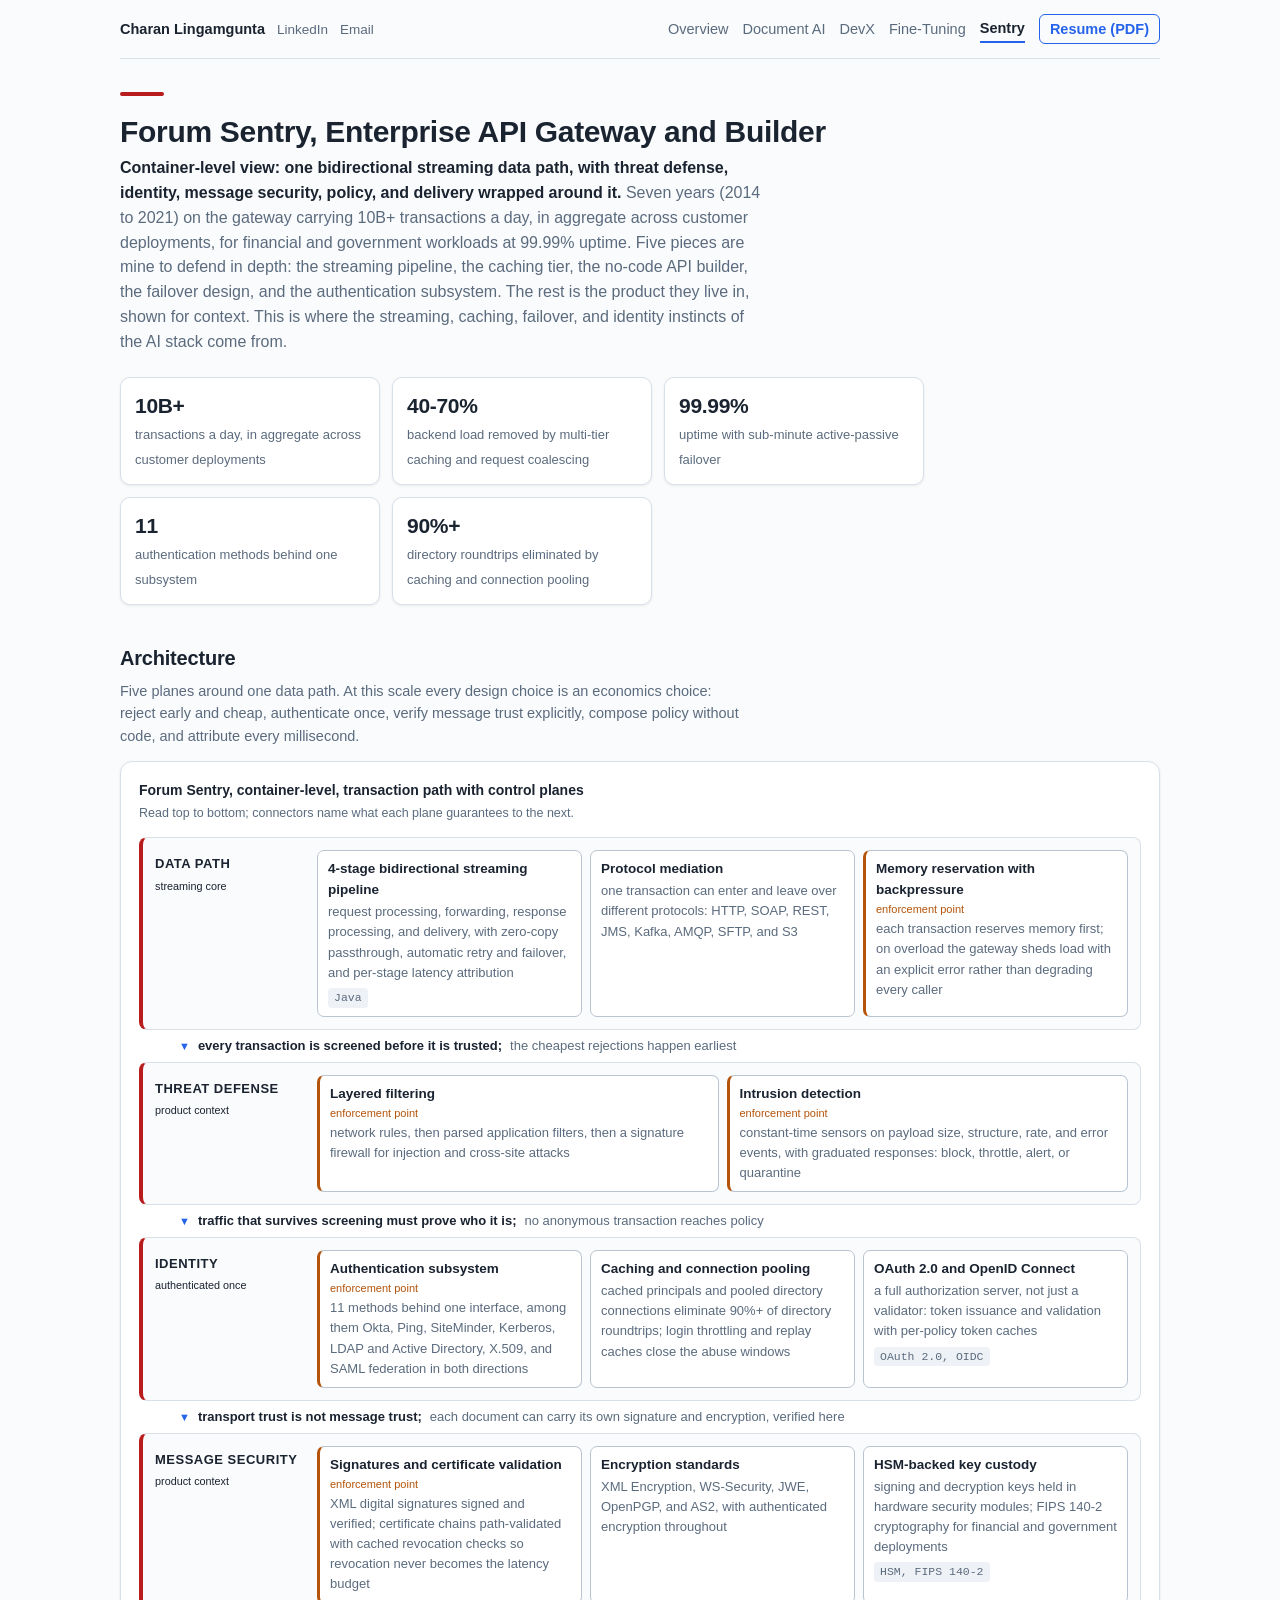
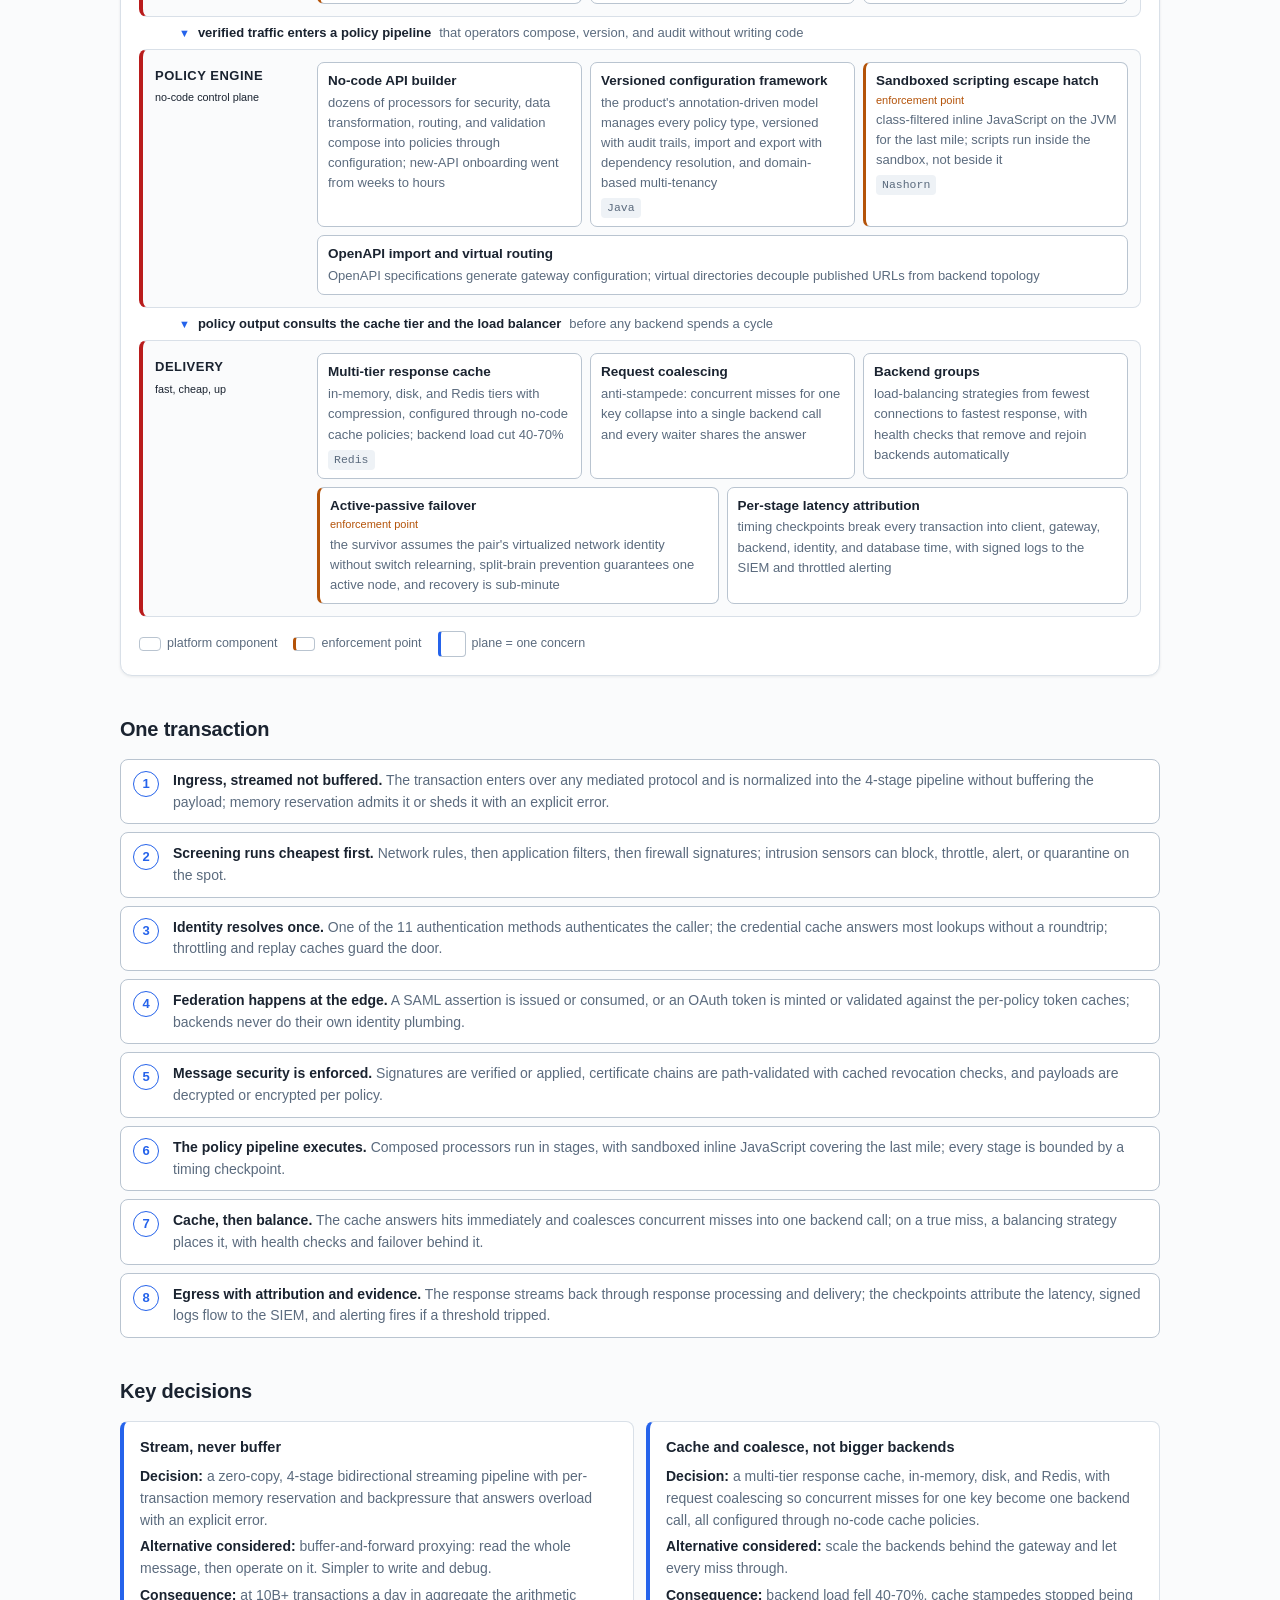
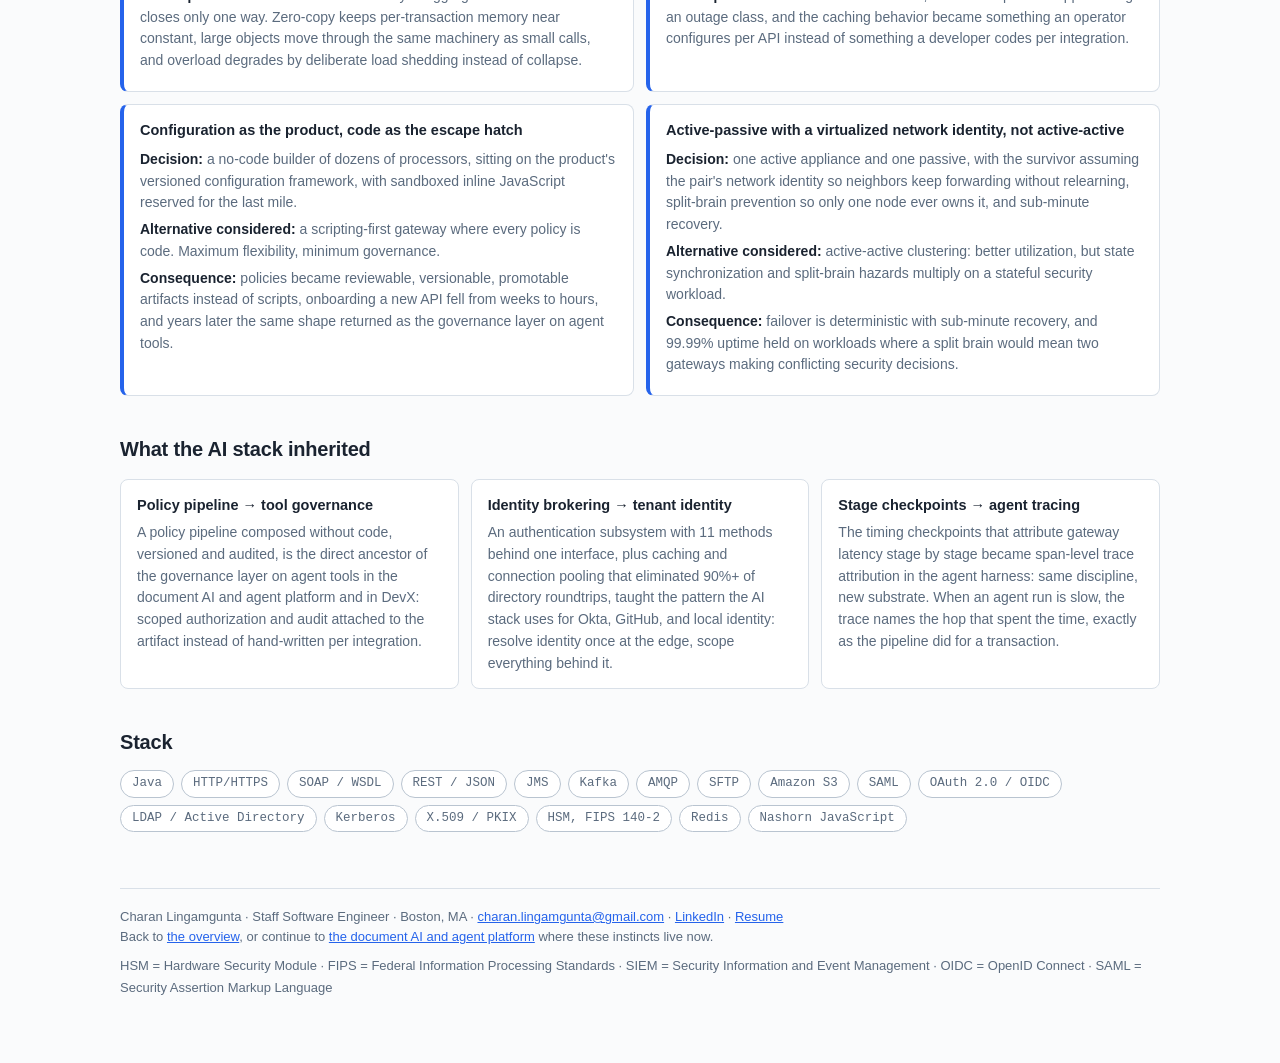
<file: sentry.html>
<!DOCTYPE html>
<html lang="en">
<head>
<meta charset="UTF-8">
<meta name="viewport" content="width=device-width, initial-scale=1.0">
<title>Forum Sentry Architecture | Charan Lingamgunta</title>
<meta name="description" content="Forum Sentry, enterprise API gateway and builder: a 4-stage bidirectional streaming pipeline carrying 10B+ transactions a day in aggregate, multi-tier caching with request coalescing, a no-code API builder, active-passive failover at 99.99% uptime, and an 11-method authentication subsystem.">
<link rel="icon" href="data:image/svg+xml,<svg xmlns='http://www.w3.org/2000/svg' viewBox='0 0 100 100'><rect width='100' height='100' rx='20' fill='%232563eb'/><text x='50' y='68' font-size='52' text-anchor='middle' fill='white' font-family='Arial'>CL</text></svg>">
<link rel="stylesheet" href="style.css">
</head>
<body class="p-sentry">
<div class="wrap">

<nav class="nav">
  <span class="namegroup">
    <a class="home" href="index.html">Charan Lingamgunta</a>
    <a class="contact" href="https://linkedin.com/in/charan-lingamgunta">LinkedIn</a>
    <button class="copybtn" type="button" onclick="navigator.clipboard.writeText('charan.lingamgunta@gmail.com');this.textContent='Copied';this.classList.add('done');setTimeout(()=>{this.textContent='Email';this.classList.remove('done');},1200)">Email</button>
  </span>
  <a href="index.html">Overview</a>
  <a href="document-ai.html">Document AI</a>
  <a href="devx.html">DevX</a>
  <a href="finetuning.html">Fine-Tuning</a>
  <a class="active" href="sentry.html">Sentry</a>
  <a class="cta" href="resume.pdf">Resume (PDF)</a>
</nav>

<header class="pagehead">
  <span class="accentbar"></span>
  <h1>Forum Sentry, Enterprise API Gateway and Builder</h1>
  <p class="scope">
    <strong>Container-level view: one bidirectional streaming data path, with threat defense, identity, message
    security, policy, and delivery wrapped around it.</strong> Seven years (2014 to 2021) on the
    gateway carrying 10B+ transactions a day, in aggregate across customer deployments, for financial and government
    workloads at 99.99% uptime. Five pieces are mine to defend in depth: the streaming pipeline, the caching tier,
    the no-code API builder, the failover design, and the authentication subsystem. The rest is the product they
    live in, shown for context. This is where the streaming, caching, failover, and identity instincts of the AI
    stack come from.
  </p>
</header>

<section class="metrics">
  <div class="metric"><b>10B+</b><span>transactions a day, in aggregate across customer deployments</span></div>
  <div class="metric"><b>40-70%</b><span>backend load removed by multi-tier caching and request coalescing</span></div>
  <div class="metric"><b>99.99%</b><span>uptime with sub-minute active-passive failover</span></div>
  <div class="metric"><b>11</b><span>authentication methods behind one subsystem</span></div>
  <div class="metric"><b>90%+</b><span>directory roundtrips eliminated by caching and connection pooling</span></div>
</section>

<h2 class="sec">Architecture</h2>
<p class="secnote">
  Five planes around one data path. At this scale every design choice is an economics choice: reject early and cheap,
  authenticate once, verify message trust explicitly, compose policy without code, and attribute every millisecond.
</p>

<div class="arch">
  <div class="dtitle">Forum Sentry, container-level, transaction path with control planes</div>
  <div class="dsub">Read top to bottom; connectors name what each plane guarantees to the next.</div>

  <div class="plane">
    <div class="plabel">Data path<small>streaming core</small></div>
    <div class="pboxes">
      <div class="box"><b>4-stage bidirectional streaming pipeline</b><span class="role">request processing, forwarding, response processing, and delivery, with zero-copy passthrough, automatic retry and failover, and per-stage latency attribution</span><span class="tech">Java</span></div>
      <div class="box"><b>Protocol mediation</b><span class="role">one transaction can enter and leave over different protocols: HTTP, SOAP, REST, JMS, Kafka, AMQP, SFTP, and S3</span></div>
      <div class="box gate"><b>Memory reservation with backpressure</b><span class="role">each transaction reserves memory first; on overload the gateway sheds load with an explicit error rather than degrading every caller</span></div>
    </div>
  </div>

  <div class="conn"><em>every transaction is screened before it is trusted;</em> the cheapest rejections happen earliest</div>

  <div class="plane">
    <div class="plabel">Threat defense<small>product context</small></div>
    <div class="pboxes">
      <div class="box gate"><b>Layered filtering</b><span class="role">network rules, then parsed application filters, then a signature firewall for injection and cross-site attacks</span></div>
      <div class="box gate"><b>Intrusion detection</b><span class="role">constant-time sensors on payload size, structure, rate, and error events, with graduated responses: block, throttle, alert, or quarantine</span></div>
    </div>
  </div>

  <div class="conn"><em>traffic that survives screening must prove who it is;</em> no anonymous transaction reaches policy</div>

  <div class="plane">
    <div class="plabel">Identity<small>authenticated once</small></div>
    <div class="pboxes">
      <div class="box gate"><b>Authentication subsystem</b><span class="role">11 methods behind one interface, among them Okta, Ping, SiteMinder, Kerberos, LDAP and Active Directory, X.509, and SAML federation in both directions</span></div>
      <div class="box"><b>Caching and connection pooling</b><span class="role">cached principals and pooled directory connections eliminate 90%+ of directory roundtrips; login throttling and replay caches close the abuse windows</span></div>
      <div class="box"><b>OAuth 2.0 and OpenID Connect</b><span class="role">a full authorization server, not just a validator: token issuance and validation with per-policy token caches</span><span class="tech">OAuth 2.0, OIDC</span></div>
    </div>
  </div>

  <div class="conn"><em>transport trust is not message trust;</em> each document can carry its own signature and encryption, verified here</div>

  <div class="plane">
    <div class="plabel">Message security<small>product context</small></div>
    <div class="pboxes">
      <div class="box gate"><b>Signatures and certificate validation</b><span class="role">XML digital signatures signed and verified; certificate chains path-validated with cached revocation checks so revocation never becomes the latency budget</span></div>
      <div class="box"><b>Encryption standards</b><span class="role">XML Encryption, WS-Security, JWE, OpenPGP, and AS2, with authenticated encryption throughout</span></div>
      <div class="box"><b>HSM-backed key custody</b><span class="role">signing and decryption keys held in hardware security modules; FIPS 140-2 cryptography for financial and government deployments</span><span class="tech">HSM, FIPS 140-2</span></div>
    </div>
  </div>

  <div class="conn"><em>verified traffic enters a policy pipeline</em> that operators compose, version, and audit without writing code</div>

  <div class="plane">
    <div class="plabel">Policy engine<small>no-code control plane</small></div>
    <div class="pboxes">
      <div class="box"><b>No-code API builder</b><span class="role">dozens of processors for security, data transformation, routing, and validation compose into policies through configuration; new-API onboarding went from weeks to hours</span></div>
      <div class="box"><b>Versioned configuration framework</b><span class="role">the product's annotation-driven model manages every policy type, versioned with audit trails, import and export with dependency resolution, and domain-based multi-tenancy</span><span class="tech">Java</span></div>
      <div class="box gate"><b>Sandboxed scripting escape hatch</b><span class="role">class-filtered inline JavaScript on the JVM for the last mile; scripts run inside the sandbox, not beside it</span><span class="tech">Nashorn</span></div>
      <div class="box"><b>OpenAPI import and virtual routing</b><span class="role">OpenAPI specifications generate gateway configuration; virtual directories decouple published URLs from backend topology</span></div>
    </div>
  </div>

  <div class="conn"><em>policy output consults the cache tier and the load balancer</em> before any backend spends a cycle</div>

  <div class="plane">
    <div class="plabel">Delivery<small>fast, cheap, up</small></div>
    <div class="pboxes">
      <div class="box"><b>Multi-tier response cache</b><span class="role">in-memory, disk, and Redis tiers with compression, configured through no-code cache policies; backend load cut 40-70%</span><span class="tech">Redis</span></div>
      <div class="box"><b>Request coalescing</b><span class="role">anti-stampede: concurrent misses for one key collapse into a single backend call and every waiter shares the answer</span></div>
      <div class="box"><b>Backend groups</b><span class="role">load-balancing strategies from fewest connections to fastest response, with health checks that remove and rejoin backends automatically</span></div>
      <div class="box gate"><b>Active-passive failover</b><span class="role">the survivor assumes the pair's virtualized network identity without switch relearning, split-brain prevention guarantees one active node, and recovery is sub-minute</span></div>
      <div class="box"><b>Per-stage latency attribution</b><span class="role">timing checkpoints break every transaction into client, gateway, backend, identity, and database time, with signed logs to the SIEM and throttled alerting</span></div>
    </div>
  </div>

  <div class="legend">
    <span class="k"><span class="sw"></span> platform component</span>
    <span class="k"><span class="sw gate"></span> enforcement point</span>
    <span class="k"><span class="sw plane"></span> plane = one concern</span>
  </div>
</div>

<h2 class="sec">One transaction</h2>
<ol class="flow">
  <li><span><b>Ingress, streamed not buffered.</b> <span class="via">The transaction enters over any mediated protocol and is normalized into the 4-stage pipeline without buffering the payload; memory reservation admits it or sheds it with an explicit error.</span></span></li>
  <li><span><b>Screening runs cheapest first.</b> <span class="via">Network rules, then application filters, then firewall signatures; intrusion sensors can block, throttle, alert, or quarantine on the spot.</span></span></li>
  <li><span><b>Identity resolves once.</b> <span class="via">One of the 11 authentication methods authenticates the caller; the credential cache answers most lookups without a roundtrip; throttling and replay caches guard the door.</span></span></li>
  <li><span><b>Federation happens at the edge.</b> <span class="via">A SAML assertion is issued or consumed, or an OAuth token is minted or validated against the per-policy token caches; backends never do their own identity plumbing.</span></span></li>
  <li><span><b>Message security is enforced.</b> <span class="via">Signatures are verified or applied, certificate chains are path-validated with cached revocation checks, and payloads are decrypted or encrypted per policy.</span></span></li>
  <li><span><b>The policy pipeline executes.</b> <span class="via">Composed processors run in stages, with sandboxed inline JavaScript covering the last mile; every stage is bounded by a timing checkpoint.</span></span></li>
  <li><span><b>Cache, then balance.</b> <span class="via">The cache answers hits immediately and coalesces concurrent misses into one backend call; on a true miss, a balancing strategy places it, with health checks and failover behind it.</span></span></li>
  <li><span><b>Egress with attribution and evidence.</b> <span class="via">The response streams back through response processing and delivery; the checkpoints attribute the latency, signed logs flow to the SIEM, and alerting fires if a threshold tripped.</span></span></li>
</ol>

<h2 class="sec">Key decisions</h2>
<div class="decisions">
  <div class="decision">
    <h3>Stream, never buffer</h3>
    <p><b>Decision:</b> a zero-copy, 4-stage bidirectional streaming pipeline with per-transaction memory reservation and backpressure that answers overload with an explicit error.</p>
    <p><b>Alternative considered:</b> buffer-and-forward proxying: read the whole message, then operate on it. Simpler to write and debug.</p>
    <p><b>Consequence:</b> at 10B+ transactions a day in aggregate the arithmetic closes only one way. Zero-copy keeps per-transaction memory near constant, large objects move through the same machinery as small calls, and overload degrades by deliberate load shedding instead of collapse.</p>
  </div>
  <div class="decision">
    <h3>Cache and coalesce, not bigger backends</h3>
    <p><b>Decision:</b> a multi-tier response cache, in-memory, disk, and Redis, with request coalescing so concurrent misses for one key become one backend call, all configured through no-code cache policies.</p>
    <p><b>Alternative considered:</b> scale the backends behind the gateway and let every miss through.</p>
    <p><b>Consequence:</b> backend load fell 40-70%, cache stampedes stopped being an outage class, and the caching behavior became something an operator configures per API instead of something a developer codes per integration.</p>
  </div>
  <div class="decision">
    <h3>Configuration as the product, code as the escape hatch</h3>
    <p><b>Decision:</b> a no-code builder of dozens of processors, sitting on the product's versioned configuration framework, with sandboxed inline JavaScript reserved for the last mile.</p>
    <p><b>Alternative considered:</b> a scripting-first gateway where every policy is code. Maximum flexibility, minimum governance.</p>
    <p><b>Consequence:</b> policies became reviewable, versionable, promotable artifacts instead of scripts, onboarding a new API fell from weeks to hours, and years later the same shape returned as the governance layer on agent tools.</p>
  </div>
  <div class="decision">
    <h3>Active-passive with a virtualized network identity, not active-active</h3>
    <p><b>Decision:</b> one active appliance and one passive, with the survivor assuming the pair's network identity so neighbors keep forwarding without relearning, split-brain prevention so only one node ever owns it, and sub-minute recovery.</p>
    <p><b>Alternative considered:</b> active-active clustering: better utilization, but state synchronization and split-brain hazards multiply on a stateful security workload.</p>
    <p><b>Consequence:</b> failover is deterministic with sub-minute recovery, and 99.99% uptime held on workloads where a split brain would mean two gateways making conflicting security decisions.</p>
  </div>
</div>

<h2 class="sec">What the AI stack inherited</h2>
<div class="layers">
  <div class="layer"><h3>Policy pipeline &#8594; tool governance</h3><p>A policy pipeline composed without code, versioned and audited, is the direct ancestor of the governance layer on agent tools in the document AI and agent platform and in DevX: scoped authorization and audit attached to the artifact instead of hand-written per integration.</p></div>
  <div class="layer"><h3>Identity brokering &#8594; tenant identity</h3><p>An authentication subsystem with 11 methods behind one interface, plus caching and connection pooling that eliminated 90%+ of directory roundtrips, taught the pattern the AI stack uses for Okta, GitHub, and local identity: resolve identity once at the edge, scope everything behind it.</p></div>
  <div class="layer"><h3>Stage checkpoints &#8594; agent tracing</h3><p>The timing checkpoints that attribute gateway latency stage by stage became span-level trace attribution in the agent harness: same discipline, new substrate. When an agent run is slow, the trace names the hop that spent the time, exactly as the pipeline did for a transaction.</p></div>
</div>

<h2 class="sec">Stack</h2>
<div class="chips">
  <span class="chip">Java</span><span class="chip">HTTP/HTTPS</span><span class="chip">SOAP / WSDL</span><span class="chip">REST / JSON</span>
  <span class="chip">JMS</span><span class="chip">Kafka</span><span class="chip">AMQP</span><span class="chip">SFTP</span><span class="chip">Amazon S3</span>
  <span class="chip">SAML</span><span class="chip">OAuth 2.0 / OIDC</span><span class="chip">LDAP / Active Directory</span><span class="chip">Kerberos</span>
  <span class="chip">X.509 / PKIX</span><span class="chip">HSM, FIPS 140-2</span><span class="chip">Redis</span><span class="chip">Nashorn JavaScript</span>
</div>

<footer class="foot">
  <div>Charan Lingamgunta &#183; Staff Software Engineer &#183; Boston, MA &#183; <a href="mailto:charan.lingamgunta@gmail.com">charan.lingamgunta@gmail.com</a> &#183; <a href="https://linkedin.com/in/charan-lingamgunta">LinkedIn</a> &#183; <a href="resume.pdf">Resume</a></div>
  <div>Back to <a href="index.html">the overview</a>, or continue to <a href="document-ai.html">the document AI and agent platform</a> where these instincts live now.</div>
  <div class="terms">
    HSM = Hardware Security Module &#183; FIPS = Federal Information Processing Standards &#183;
    SIEM = Security Information and Event Management &#183; OIDC = OpenID Connect &#183; SAML = Security Assertion Markup Language
  </div>
</footer>

</div>
</body>
</html>
</file>
<file: style.css>
/* Portfolio design system: shared across all pages */

:root {
  --bg: #fafbfc;
  --surface: #ffffff;
  --ink: #1a2330;
  --muted: #5b6b7e;
  --line: #d9e0e8;
  --line-strong: #b9c4d0;
  --accent: #2563eb;
  --accent-soft: #eaf1fe;
  --gate: #b45309;
  --gate-soft: #fdf3e4;
  --ext-bg: #f2f5f8;
  --code-bg: #eef2f6;
  --devx: #2563eb;
  --agentexec: #7c3aed;
  --docai: #7c3aed;
  --finetuning: #0f766e;
  --sentry: #b91c1c;
  --shadow: 0 1px 3px rgba(16, 24, 40, 0.08);
}

@media (prefers-color-scheme: dark) {
  :root {
    --bg: #0e131a;
    --surface: #161d27;
    --ink: #e7edf4;
    --muted: #93a3b5;
    --line: #2a3543;
    --line-strong: #3d4b5d;
    --accent: #5b93f5;
    --accent-soft: #1a2638;
    --gate: #e5a458;
    --gate-soft: #2a2114;
    --ext-bg: #131a23;
    --code-bg: #1c2530;
    --devx: #5b93f5;
    --agentexec: #a78bfa;
    --docai: #a78bfa;
    --finetuning: #34b3a8;
    --sentry: #f87171;
    --shadow: none;
  }
}

* { box-sizing: border-box; margin: 0; padding: 0; }

html { scroll-behavior: smooth; }

body {
  font-family: -apple-system, BlinkMacSystemFont, "Segoe UI", Roboto, Helvetica, Arial, sans-serif;
  background: var(--bg);
  color: var(--ink);
  line-height: 1.55;
  font-size: 16px;
}

.wrap { max-width: 1080px; margin: 0 auto; padding: 0 20px 64px; }

/* ---------- Navigation ---------- */
.nav {
  display: flex; flex-wrap: wrap; align-items: center; gap: 4px 14px;
  padding: 14px 0; margin-bottom: 8px;
  border-bottom: 1px solid var(--line);
  font-size: 14.5px;
}
.nav .namegroup { display: inline-flex; align-items: baseline; gap: 12px; margin-right: auto; }
.nav .home { font-weight: 700; text-decoration: none; color: var(--ink); }
.nav .contact { color: var(--muted); text-decoration: none; font-size: 13.5px; }
.nav .contact:hover { color: var(--accent); }
.nav .copybtn { font: inherit; font-size: 13.5px; color: var(--muted); background: none; border: none; cursor: pointer; padding: 0; }
.nav .copybtn:hover { color: var(--accent); }
.nav .copybtn.done { color: var(--finetuning); }
.nav a { color: var(--muted); text-decoration: none; padding: 2px 0; }
.nav a:hover { color: var(--accent); }
.nav a.active { color: var(--ink); font-weight: 600; border-bottom: 2px solid var(--accent); }
.nav a.cta {
  color: var(--accent); font-weight: 600; border: 1px solid var(--accent);
  border-radius: 6px; padding: 3px 10px;
}

/* ---------- Page headers ---------- */
.pagehead { margin: 30px 0 8px; }
.pagehead h1 { font-size: 30px; letter-spacing: -0.3px; line-height: 1.2; }
.pagehead .accentbar { display: inline-block; width: 44px; height: 4px; border-radius: 2px; margin-bottom: 10px; background: var(--accent); }
.scope { color: var(--muted); font-size: 16px; max-width: 72ch; margin-top: 6px; }
.scope strong { color: var(--ink); }

/* ---------- Metrics strip ---------- */
.metrics { display: flex; flex-wrap: wrap; gap: 12px; margin: 22px 0 6px; }
.metric {
  flex: 0 1 260px; background: var(--surface); border: 1px solid var(--line);
  border-radius: 10px; padding: 12px 14px; box-shadow: var(--shadow);
}
.metric b { display: block; font-size: 21px; letter-spacing: -0.3px; }
.metric span { color: var(--muted); font-size: 13px; }

/* ---------- Section titles ---------- */
h2.sec { font-size: 20px; margin: 38px 0 6px; letter-spacing: -0.2px; }
.secnote { color: var(--muted); font-size: 14.5px; margin-bottom: 14px; max-width: 78ch; }

/* ---------- Architecture diagram primitives ---------- */
.arch {
  background: var(--surface); border: 1px solid var(--line); border-radius: 12px;
  padding: 18px; overflow-x: auto; box-shadow: var(--shadow);
}
.arch .dtitle { font-size: 14px; font-weight: 700; margin-bottom: 2px; }
.arch .dsub { font-size: 12.5px; color: var(--muted); margin-bottom: 14px; }

.plane {
  display: grid; grid-template-columns: 150px 1fr; gap: 12px;
  border: 1px solid var(--line); border-left: 4px solid var(--accent);
  border-radius: 8px; padding: 12px; background: var(--bg);
}
.plane + .plane, .conn + .plane, .plane + .conn { margin-top: 0; }
.plane .plabel { font-size: 13px; font-weight: 700; text-transform: uppercase; letter-spacing: 0.5px; color: var(--ink); padding-top: 4px; }
.plane .plabel small { display: block; font-weight: 400; text-transform: none; letter-spacing: 0; margin-top: 3px; }
.pboxes { display: flex; flex-wrap: wrap; gap: 8px; }
.pboxes > .box { flex: 1 1 230px; }

.box {
  background: var(--surface); border: 1px solid var(--line-strong); border-radius: 7px;
  padding: 8px 10px; font-size: 13px;
}
.box b { display: block; font-size: 13.5px; }
.box .role { color: var(--muted); display: block; margin-top: 1px; }
.box .tech { display: inline-block; margin-top: 5px; font-size: 11.5px; background: var(--code-bg); border-radius: 4px; padding: 1px 6px; color: var(--muted); font-family: ui-monospace, SFMono-Regular, Menlo, Consolas, monospace; }

.box.gate { border: 1px solid var(--line-strong); border-left: 3px solid var(--gate); background: var(--surface); }
.box.gate b::after { content: "enforcement point"; display: block; font-weight: 400; font-size: 11px; color: var(--gate); }
.box.ext { border: 1.5px dashed var(--line-strong); background: var(--ext-bg); }
.box.ext b::after { content: "external"; display: block; font-weight: 400; font-size: 11px; color: var(--muted); }

.conn {
  display: flex; align-items: baseline; gap: 8px; padding: 6px 6px 6px 40px;
  color: var(--muted); font-size: 13px;
}
.conn::before { content: "▼"; font-size: 11px; color: var(--accent); }
.conn em { font-style: normal; color: var(--ink); font-weight: 600; }

.legend { display: flex; flex-wrap: wrap; gap: 8px 16px; margin-top: 14px; font-size: 12.5px; color: var(--muted); }
.legend .k { display: inline-flex; align-items: center; gap: 6px; }
.legend .sw { width: 22px; height: 14px; border-radius: 4px; display: inline-block; border: 1px solid var(--line-strong); background: var(--surface); }
.legend .sw.gate { border-left: 3px solid var(--gate); }
.legend .sw.ext { border: 1px dashed var(--line-strong); background: var(--ext-bg); }
.legend .sw.plane { border-left: 3px solid var(--accent); }

/* ---------- Numbered lifecycle flow ---------- */
.flow { counter-reset: step; list-style: none; margin: 14px 0 0; display: grid; gap: 8px; }
.flow li {
  counter-increment: step; display: grid; grid-template-columns: 30px 1fr; gap: 10px;
  background: var(--surface); border: 1px solid var(--line-strong); border-radius: 8px; padding: 10px 12px;
  font-size: 14px;
}
.flow li::before {
  content: counter(step); font-weight: 700; color: var(--accent);
  border: 1.5px solid var(--accent); border-radius: 50%; width: 24px; height: 24px;
  display: flex; align-items: center; justify-content: center; font-size: 13px; margin-top: 1px;
}
.flow li b { font-weight: 600; }
.flow li .via { color: var(--muted); }

/* ---------- Decision memo cards ---------- */
.decisions { display: grid; gap: 12px; grid-template-columns: repeat(auto-fit, minmax(400px, 1fr)); margin-top: 14px; }
.decision {
  background: var(--surface); border: 1px solid var(--line); border-left: 4px solid var(--accent);
  border-radius: 8px; padding: 14px 16px; font-size: 14px;
}
.decision h3 { font-size: 14.5px; margin-bottom: 8px; }
.decision p { margin: 5px 0; color: var(--muted); }
.decision p b { color: var(--ink); font-weight: 600; }

/* ---------- Layer detail ---------- */
.layers { display: grid; gap: 12px; grid-template-columns: repeat(auto-fit, minmax(280px, 1fr)); margin-top: 14px; }
.layer { background: var(--surface); border: 1px solid var(--line); border-radius: 8px; padding: 14px 16px; font-size: 14px; }
.layer h3 { font-size: 14.5px; margin-bottom: 6px; }
.layer p { color: var(--muted); }

/* ---------- Chips / stack line ---------- */
.chips { display: flex; flex-wrap: wrap; gap: 7px; margin-top: 12px; }
.chip {
  font-size: 12.5px; border: 1px solid var(--line-strong); border-radius: 999px;
  padding: 3px 11px; color: var(--muted); background: var(--surface);
  font-family: ui-monospace, SFMono-Regular, Menlo, Consolas, monospace;
}

/* ---------- Landing page ---------- */
.hero { margin: 44px 0 10px; }
.hero h1 { font-size: 38px; letter-spacing: -0.6px; line-height: 1.15; max-width: 22ch; }
.hero .tagline { font-size: 18px; color: var(--muted); max-width: 66ch; margin-top: 12px; }
.hero .tagline strong { color: var(--ink); }
.hero .links { display: flex; flex-wrap: wrap; gap: 10px; margin-top: 20px; }
.hero .links a {
  text-decoration: none; font-size: 14.5px; font-weight: 600; border-radius: 8px; padding: 8px 16px;
  border: 1px solid var(--line-strong); color: var(--ink);
}
.hero .links a.primary { background: var(--accent); border-color: var(--accent); color: #fff; }
.hero .links a:hover { border-color: var(--accent); }

.cards { display: grid; gap: 14px; grid-template-columns: repeat(auto-fit, minmax(240px, 1fr)); margin: 26px 0 8px; }
.card {
  display: flex; flex-direction: column; text-decoration: none; color: var(--ink);
  background: var(--surface); border: 1px solid var(--line); border-top: 4px solid var(--accent);
  border-radius: 10px; padding: 16px 18px; box-shadow: var(--shadow);
}
.card:hover { border-color: var(--accent); }
.card .num { display: block; font-size: 26px; font-weight: 700; letter-spacing: -0.5px; line-height: 1.1; }
.card .numlabel { display: block; color: var(--muted); font-size: 12.5px; margin-bottom: 10px; }
.card h3 { font-size: 16px; margin-bottom: 4px; }
.card p { font-size: 13.5px; color: var(--muted); }
.card .go { display: block; margin-top: auto; padding-top: 10px; font-size: 13.5px; font-weight: 600; color: var(--accent); }
.card.devx { border-top-color: var(--devx); }
.card.agentexec { border-top-color: var(--agentexec); }
.card.docai { border-top-color: var(--docai); }
.card.finetuning { border-top-color: var(--finetuning); }
.card.sentry { border-top-color: var(--sentry); }

/* Accent variants applied per page via body class */
body.p-devx .accentbar, body.p-devx .plane { border-left-color: var(--devx); }
body.p-devx .accentbar { background: var(--devx); }
body.p-agentexec .accentbar, body.p-agentexec .plane { border-left-color: var(--agentexec); }
body.p-agentexec .accentbar { background: var(--agentexec); }
body.p-docai .accentbar, body.p-docai .plane { border-left-color: var(--docai); }
body.p-docai .accentbar { background: var(--docai); }
body.p-finetuning .accentbar, body.p-finetuning .plane { border-left-color: var(--finetuning); }
body.p-finetuning .accentbar { background: var(--finetuning); }
body.p-sentry .accentbar, body.p-sentry .plane { border-left-color: var(--sentry); }
body.p-sentry .accentbar { background: var(--sentry); }

/* ---------- Ecosystem diagram (landing) ---------- */
.eco { display: grid; gap: 10px; }
.eco .tier {
  display: grid; grid-template-columns: 150px 1fr; gap: 12px;
  border: 1px solid var(--line); border-radius: 8px; padding: 12px; background: var(--bg);
}
.eco .tier.devx { border-left: 4px solid var(--devx); }
.eco .tier.agentexec { border-left: 4px solid var(--agentexec); }
.eco .tier.docai { border-left: 4px solid var(--docai); }
.eco .tier.finetuning { border-left: 4px solid var(--finetuning); }
.eco .tier.sentry { border-left: 4px solid var(--sentry); }
.eco .tier.spine { border-left: 4px solid var(--line-strong); }
.eco .tlabel { font-size: 12.5px; font-weight: 700; text-transform: uppercase; letter-spacing: 0.4px; color: var(--muted); padding-top: 4px; }
.eco .tlabel a { color: inherit; }
.eco .tlabel small { display: block; font-weight: 400; text-transform: none; letter-spacing: 0; margin-top: 3px; }

/* ---------- Footer ---------- */
.foot {
  margin-top: 56px; padding-top: 18px; border-top: 1px solid var(--line);
  color: var(--muted); font-size: 13px;
}
.foot .terms { margin-top: 8px; line-height: 1.7; }

/* ---------- Prose helpers ---------- */
.prose { max-width: 78ch; font-size: 15px; }
.prose p { margin: 8px 0; }
.prose .lead { font-size: 16px; }

a { color: var(--accent); }

/* ---------- Print ---------- */
@media print {
  body { background: #fff; color: #111; font-size: 12px; }
  .nav, .hero .links, .card .go { display: none; }
  .arch, .metric, .decision, .layer, .flow li, .card { box-shadow: none; break-inside: avoid; }
  .wrap { max-width: none; padding: 0; }
}

@media (max-width: 640px) {
  .plane, .eco .tier { grid-template-columns: 1fr; }
  .decisions { grid-template-columns: 1fr; }
  .plane .plabel, .eco .tlabel { padding-top: 0; }
  .hero h1 { font-size: 30px; }
  .conn { padding-left: 12px; }
}
</file>
